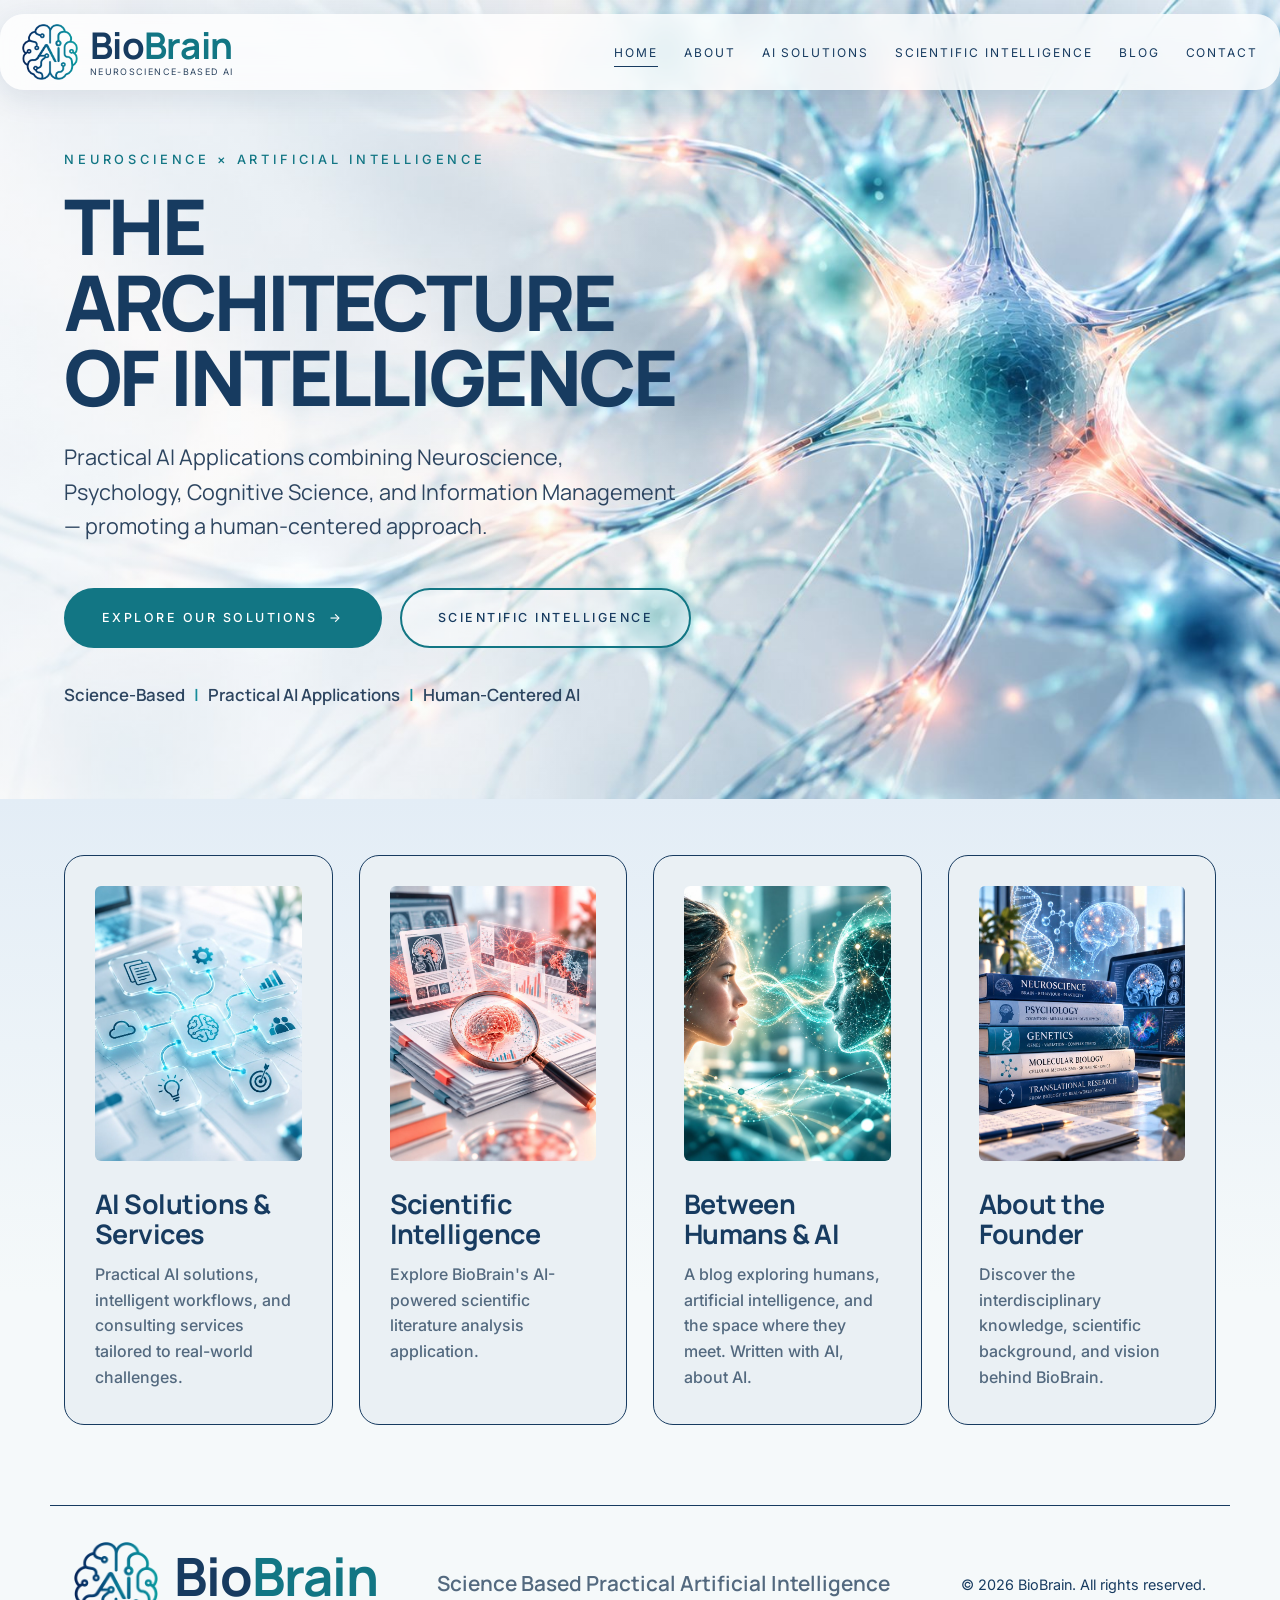
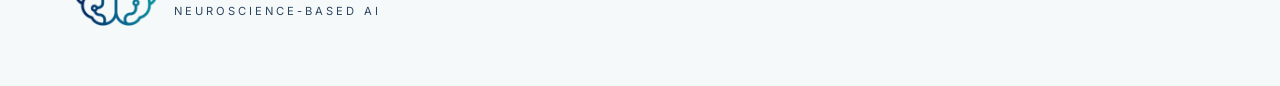
<file: index.html>
<!doctype html>
<html lang="en">
<head>
<meta charset="utf-8">
<meta name="viewport" content="width=device-width, initial-scale=1">
<meta name="google-site-verification" content="i9hQC0RtCFX5-JOSaAqgw5hyJoW-XIfjJy3CVFGFWRM" />
<title>BioBrain – Neuroscience-Based AI</title>
<meta name="description" content="Science-based, practical artificial intelligence combining neuroscience, psychology and cognitive science with a human-centered approach.">
<meta property="og:type" content="website">
<meta property="og:title" content="BioBrain – Neuroscience-Based AI">
<meta property="og:description" content="Practical AI Applications combining Neuroscience, Psychology, Cognitive Science, and Information Management — promoting a human-centered approach.">
<meta name="theme-color" content="#173B60">
<meta property="og:url" content="https://biobrainscience.com/">
<meta property="og:site_name" content="BioBrain">
<meta property="og:image" content="https://biobrainscience.com/images/og-image.jpg">
<meta property="og:image:width" content="1200">
<meta property="og:image:height" content="630">
<meta name="twitter:card" content="summary_large_image">
<meta name="twitter:image" content="https://biobrainscience.com/images/og-image.jpg">
<link rel="canonical" href="https://biobrainscience.com/">
<link rel="preconnect" href="https://fonts.googleapis.com">
<link rel="preconnect" href="https://fonts.gstatic.com" crossorigin>
<link href="https://fonts.googleapis.com/css2?family=Manrope:wght@600;700;800&family=Inter:wght@400;500;600&display=swap" rel="stylesheet">
<link rel="icon" href="images/logo.png" type="image/png">
<link rel="stylesheet" href="style.css">
<script type="application/ld+json">{"@context": "https://schema.org", "@graph": [{"@type": "Organization", "@id": "#biobrain", "name": "BioBrain", "slogan": "Science Based Practical Artificial Intelligence", "description": "BioBrain develops practical, science-based AI applications that combine neuroscience, psychology, cognitive science and information management with a human-centered approach.", "founder": {"@id": "#yuval"}}, {"@type": "Person", "@id": "#yuval", "name": "Yuval Gal-Shahaf", "jobTitle": "Founder of BioBrain", "description": "Founder of BioBrain. MSc Applied Neuroscience (King's College London), background in business development in the medical device industry, building science-based AI applications.", "alumniOf": [{"@type": "CollegeOrUniversity", "name": "King's College London"}, {"@type": "CollegeOrUniversity", "name": "Tel Aviv University"}], "knowsAbout": ["Applied neuroscience", "Psychiatry", "Neurodevelopment", "Molecular biology", "Oxidative stress", "Artificial intelligence", "Human-AI interaction", "Scientific intelligence"]}, {"@type": "WebSite", "name": "BioBrain", "description": "Neuroscience-based practical AI"}]}</script>
</head>
<body class="home">
<a class="skip-link" href="#main">Skip to content</a>

<header class="nav">
  <div class="nav-inner">
    <a class="logo" href="index.html" aria-label="BioBrain home">
      <img src="images/logo.png" alt="BioBrain">
      <div class="logo-text"><b>Bio<span>Brain</span></b><small>Neuroscience-Based AI</small></div>
    </a>
    <button class="menu-btn" aria-label="Menu" aria-expanded="false"><span></span><span></span><span></span></button>
    <nav id="menu" aria-label="Main">
      <ul>
        <li><a href="index.html" class="active" aria-current="page">Home</a></li>
        <li><a href="about.html">About</a></li>
        <li><a href="ai-solutions.html">AI Solutions</a></li>
        <li><a href="scientific-intelligence.html">Scientific Intelligence</a></li>
        <li><a href="blog.html">Blog</a></li>
        <li><a href="contact.html">Contact</a></li>
      </ul>
    </nav>
  </div>
</header>

<main id="main">
  <section class="hero">
    <div class="wrap wide">
      <div class="reveal">
        <div class="kicker">Neuroscience &times; Artificial Intelligence</div>
        <h1>The<br>Architecture<br>of Intelligence</h1>
        <p class="lead">Practical AI Applications combining Neuroscience, Psychology, Cognitive Science, and Information Management — promoting a human-centered approach.</p>
        <div class="btns">
          <a class="btn primary" href="ai-solutions.html">Explore Our Solutions <span aria-hidden="true">&rarr;</span></a>
          <a class="btn ghost" href="scientific-intelligence.html">Scientific Intelligence</a>
        </div>
        <p class="tagline">Science-Based <i>|</i> Practical AI Applications <i>|</i> Human-Centered AI</p>
      </div>
    </div>
  </section>

  <div class="strip">
    <div class="wrap wide">
      <div class="cards">
        <a class="card reveal" href="ai-solutions.html">
          <div class="img i1" role="img" aria-label="AI solutions: connected icons around a brain"></div>
          <h3>AI Solutions &amp; Services</h3>
          <p>Practical AI solutions, intelligent workflows, and consulting services tailored to real-world challenges.</p>
        </a>
        <a class="card reveal" href="scientific-intelligence.html">
          <div class="img i2" role="img" aria-label="Scientific literature analysis with a magnifying glass over a brain"></div>
          <h3>Scientific Intelligence</h3>
          <p>Explore BioBrain's AI-powered scientific literature analysis application.</p>
        </a>
        <a class="card reveal" href="blog.html">
          <div class="img i3" role="img" aria-label="A human face and an AI face meeting"></div>
          <h3>Between Humans &amp; AI</h3>
          <p>A blog exploring humans, artificial intelligence, and the space where they meet. Written with AI, about AI.</p>
        </a>
        <a class="card reveal" href="about.html">
          <div class="img i4" role="img" aria-label="Books on neuroscience, psychology, genetics and molecular biology"></div>
          <h3>About the Founder</h3>
          <p>Discover the interdisciplinary knowledge, scientific background, and vision behind BioBrain.</p>
        </a>
      </div>
    </div>
  </div>

</main>

<footer>
  <a class="logo" href="index.html">
      <img src="images/logo.png" alt="BioBrain">
      <div class="logo-text"><b>Bio<span>Brain</span></b><small>Neuroscience-Based AI</small></div>
    </a>
  <div class="tag">Science Based Practical Artificial Intelligence</div>
  <div class="copy"><p>© 2026 BioBrain. All rights reserved.</p></div>
</footer>

<script src="script.js"></script>
</body>
</html>
</file>
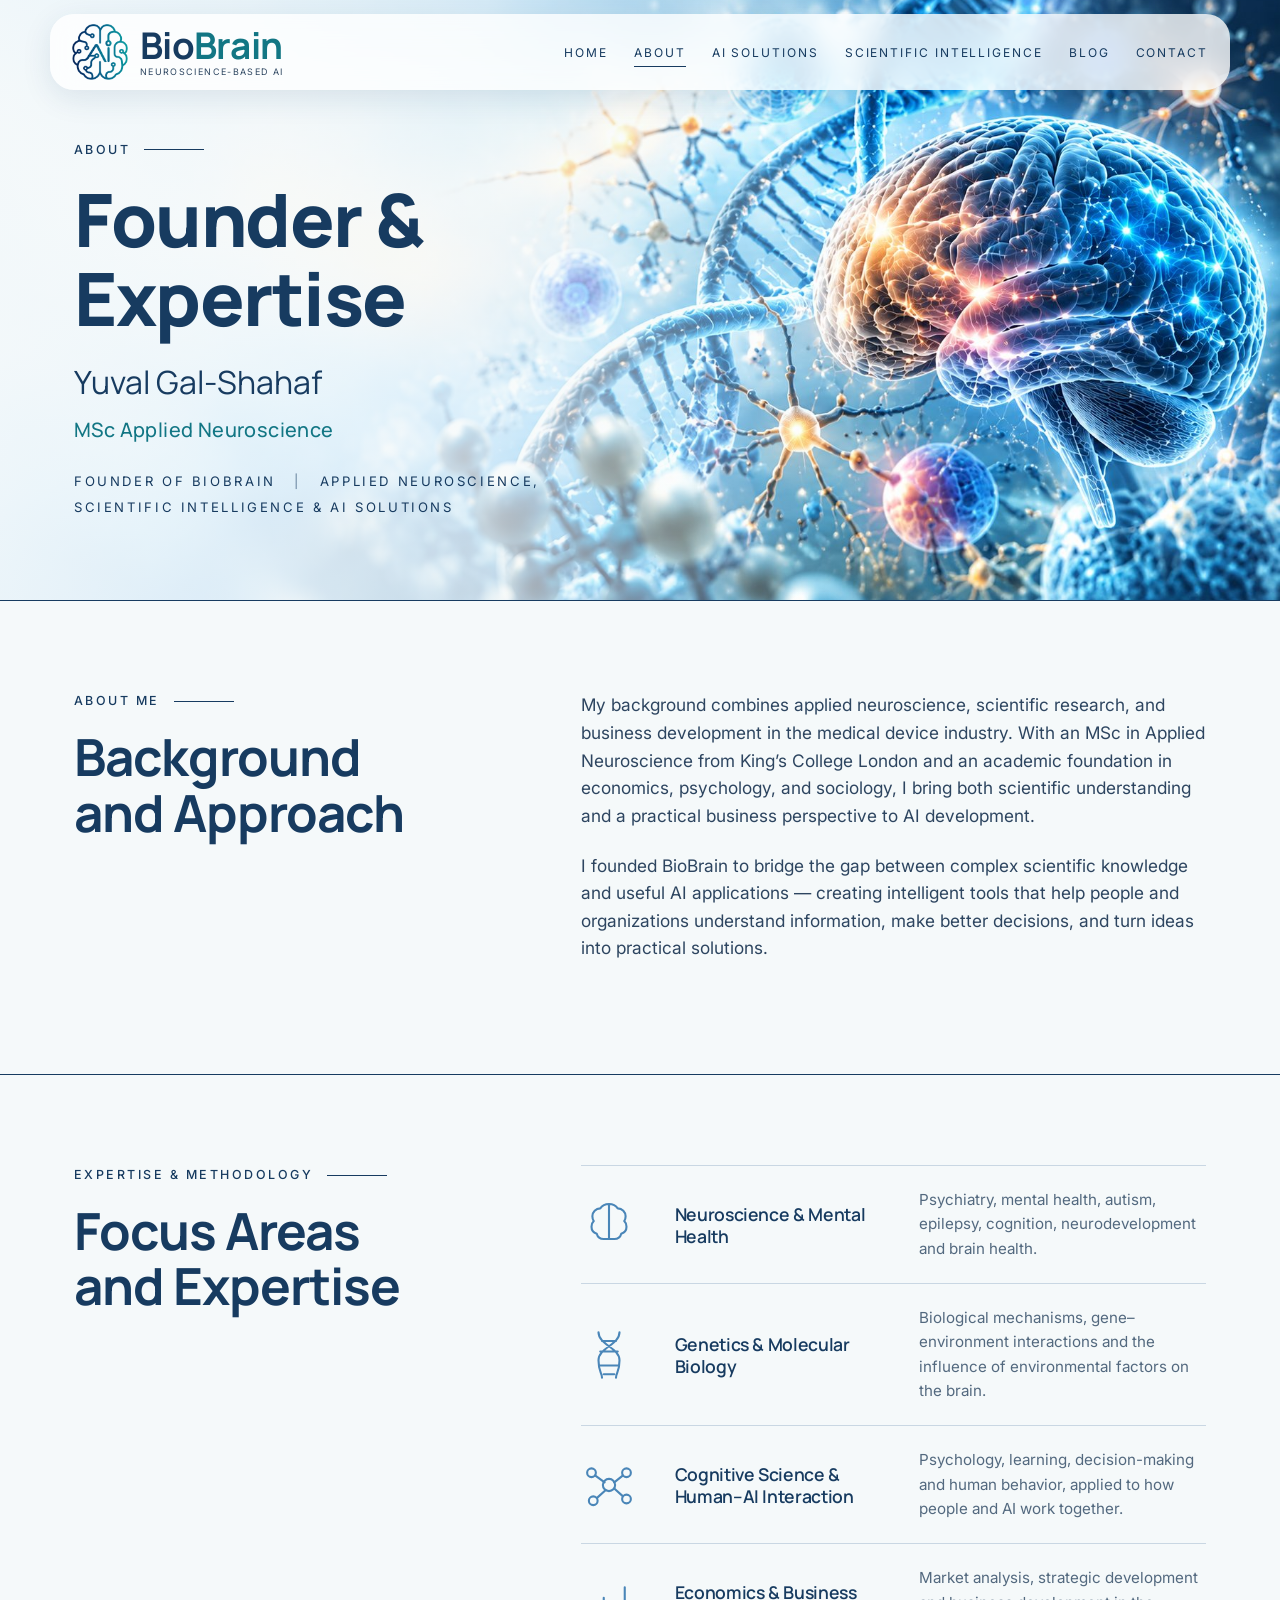
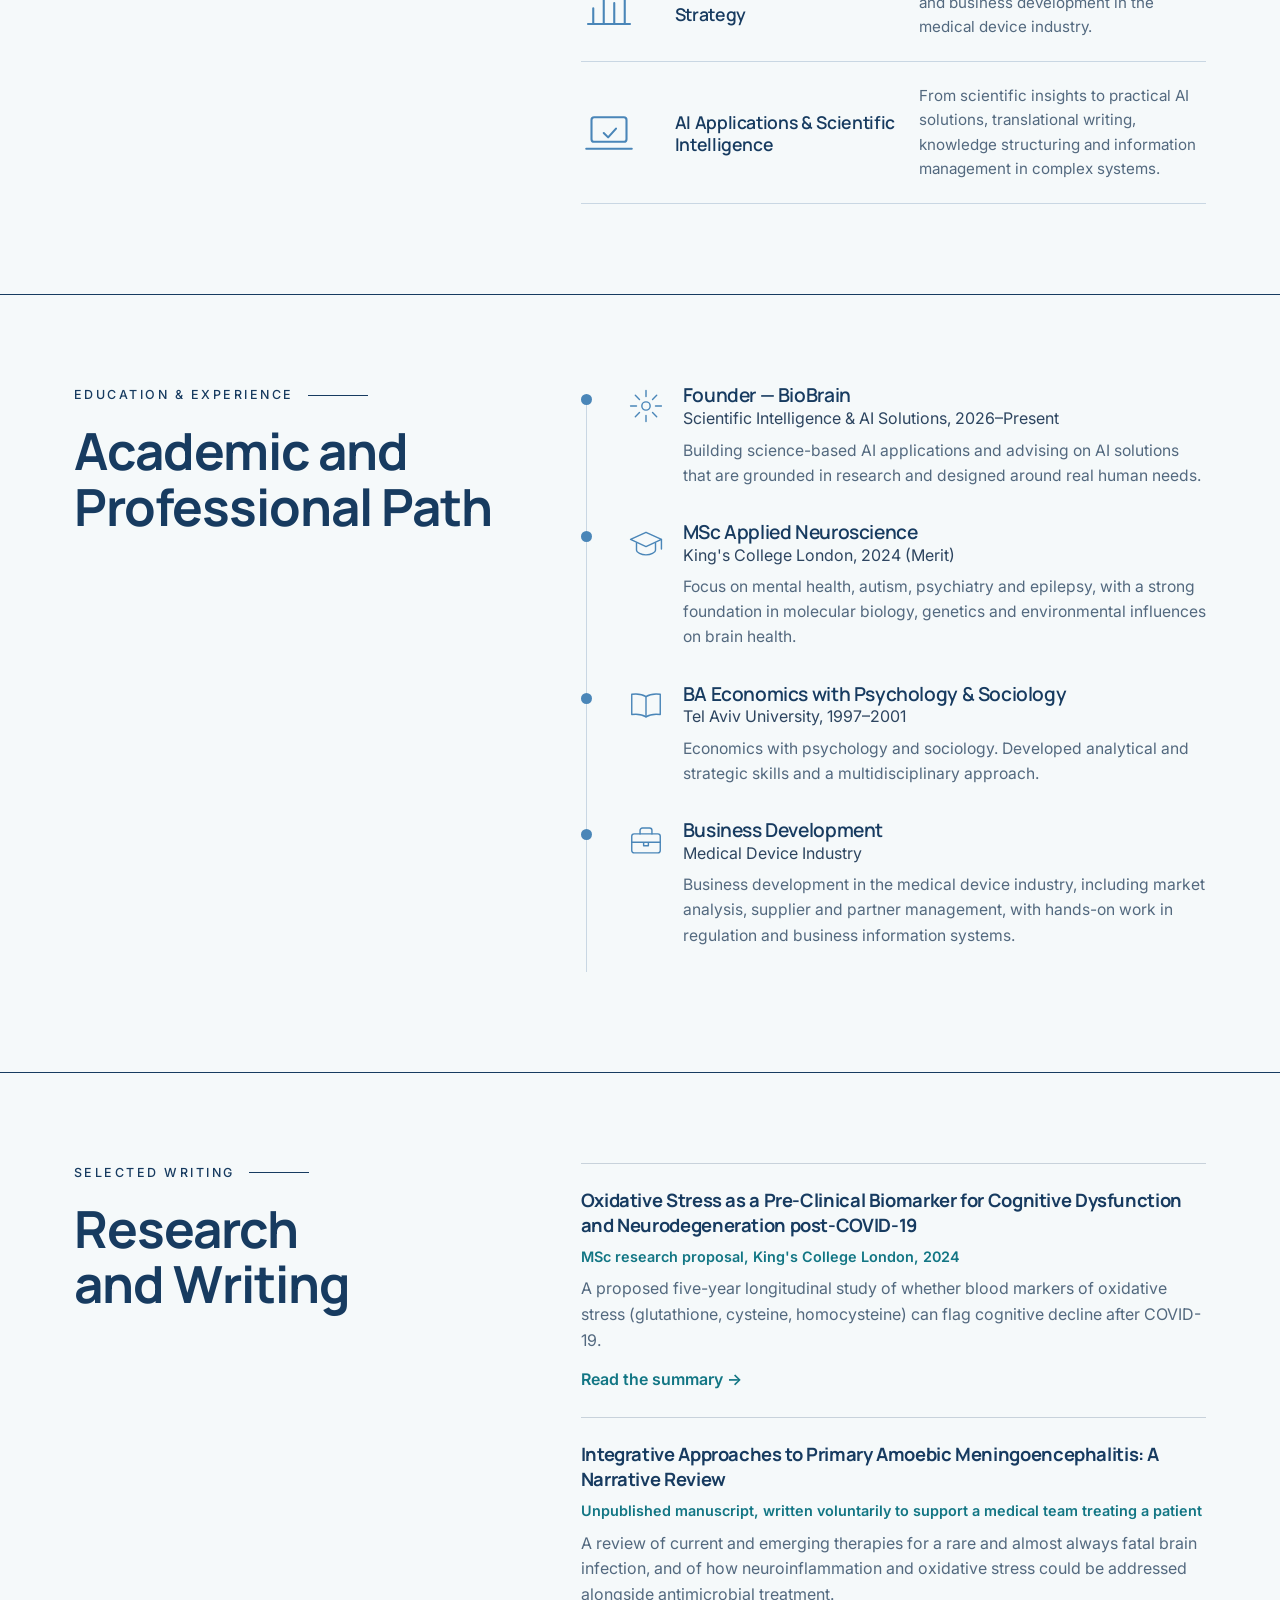
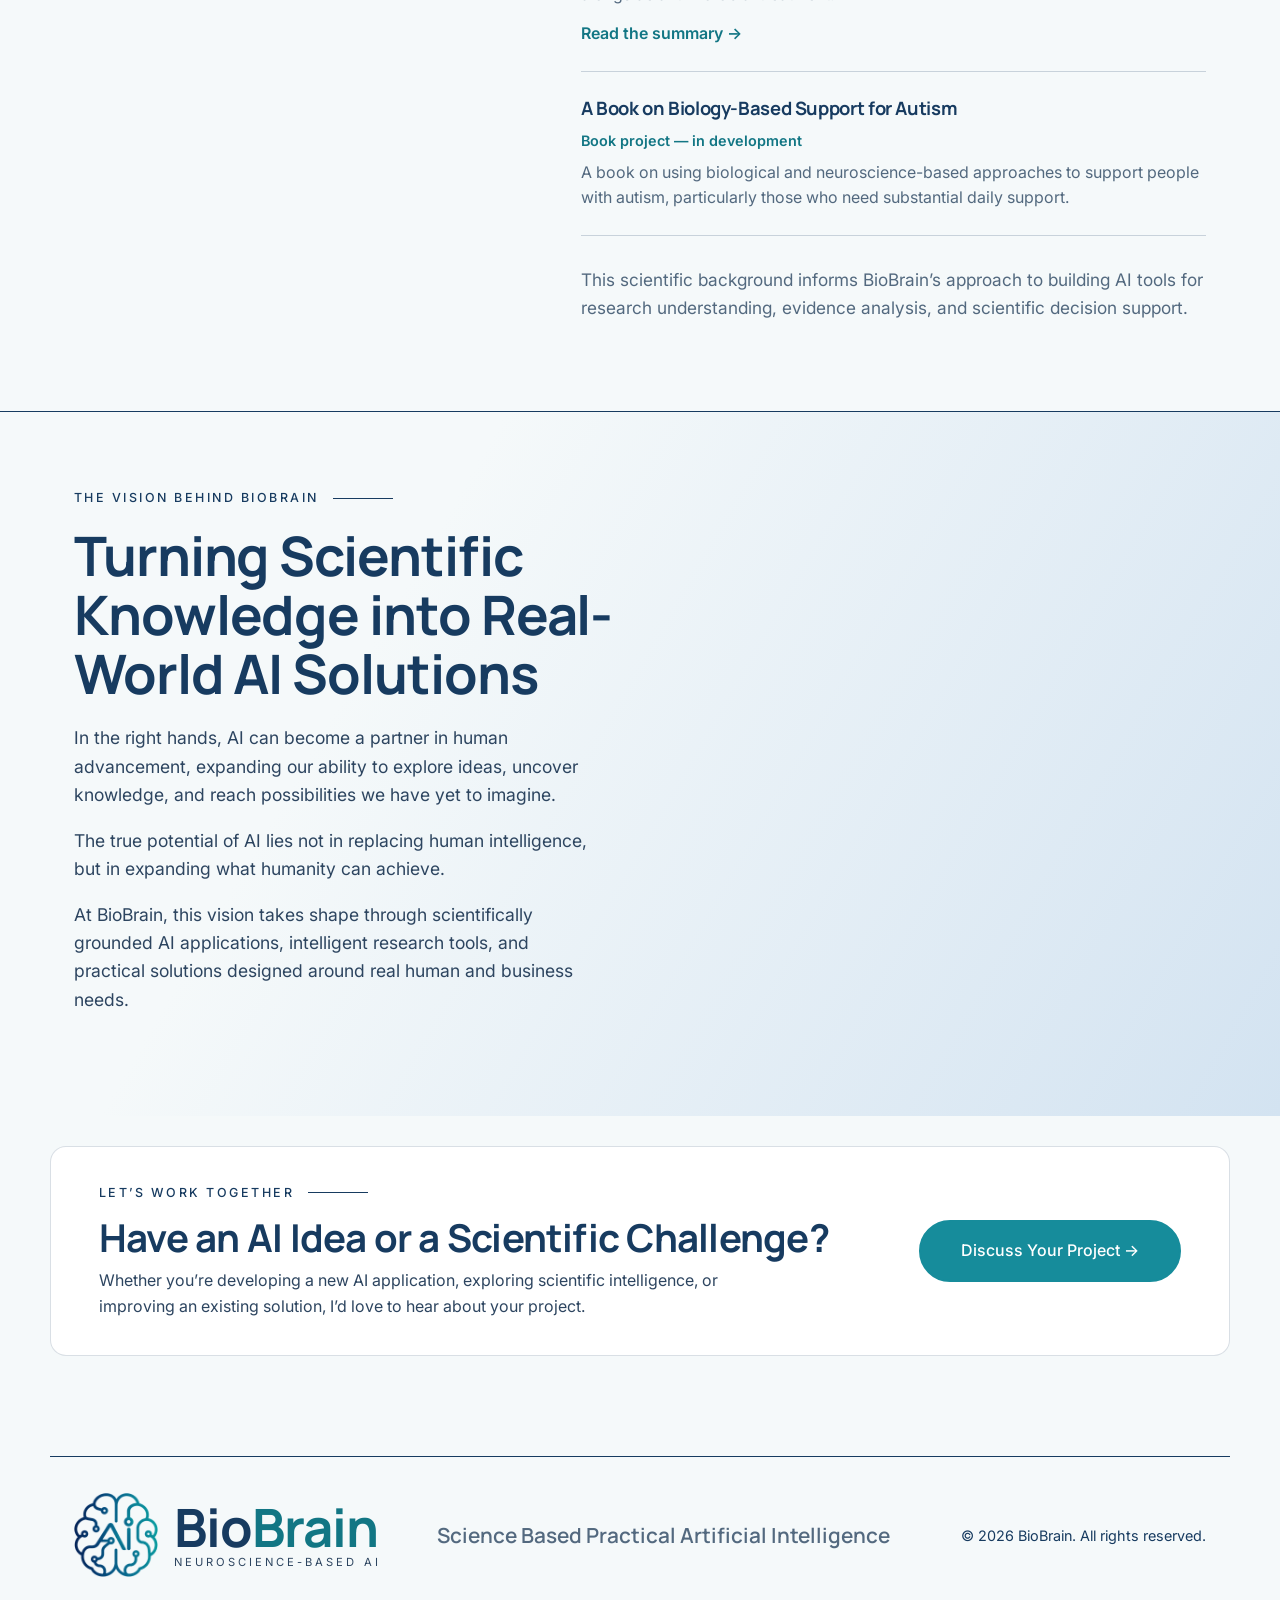
<file: about.html>
<!doctype html>
<html lang="en">
<head>
<meta charset="utf-8">
<meta name="viewport" content="width=device-width, initial-scale=1">
<title>About – BioBrain</title>
<meta name="description" content="Founder and expertise: Yuval Gal-Shahaf, MSc Applied Neuroscience, business development, scientific research, AI applications.">
<meta property="og:title" content="About – BioBrain">
<meta property="og:description" content="Founder and expertise: Yuval Gal-Shahaf, MSc Applied Neuroscience, business development, scientific research, AI applications.">
<meta property="og:type" content="website">
<meta property="og:url" content="https://biobrainscience.com/about.html">
<meta property="og:site_name" content="BioBrain">
<meta property="og:image" content="https://biobrainscience.com/images/og-image.jpg">
<meta property="og:image:width" content="1200">
<meta property="og:image:height" content="630">
<meta name="twitter:card" content="summary_large_image">
<meta name="twitter:image" content="https://biobrainscience.com/images/og-image.jpg">
<link rel="canonical" href="https://biobrainscience.com/about.html">
<link rel="preconnect" href="https://fonts.googleapis.com">
<link rel="preconnect" href="https://fonts.gstatic.com" crossorigin>
<link href="https://fonts.googleapis.com/css2?family=Manrope:wght@600;700;800&family=Inter:wght@400;500;600&display=swap" rel="stylesheet">
<link rel="icon" href="images/logo.png" type="image/png">
<link rel="stylesheet" href="style.css">
<script type="application/ld+json">{"@context": "https://schema.org", "@graph": [{"@type": "ProfilePage", "name": "About the Founder: Yuval Gal-Shahaf", "mainEntity": {"@id": "#yuval"}}, {"@type": "Person", "@id": "#yuval", "name": "Yuval Gal-Shahaf", "jobTitle": "Founder of BioBrain", "description": "Founder of BioBrain. MSc Applied Neuroscience (King's College London), background in business development in the medical device industry, building science-based AI applications.", "alumniOf": [{"@type": "CollegeOrUniversity", "name": "King's College London"}, {"@type": "CollegeOrUniversity", "name": "Tel Aviv University"}], "knowsAbout": ["Applied neuroscience", "Psychiatry", "Neurodevelopment", "Molecular biology", "Oxidative stress", "Artificial intelligence", "Human-AI interaction", "Scientific intelligence"]}, {"@type": "Organization", "@id": "#biobrain", "name": "BioBrain", "slogan": "Science Based Practical Artificial Intelligence", "description": "BioBrain develops practical, science-based AI applications that combine neuroscience, psychology, cognitive science and information management with a human-centered approach.", "founder": {"@id": "#yuval"}}]}</script>
</head>
<body>
<a class="skip-link" href="#main">Skip to content</a>

<header class="nav">
  <div class="nav-inner">
    <a class="logo" href="index.html" aria-label="BioBrain home">
      <img src="images/logo.png" alt="BioBrain">
      <div class="logo-text"><b>Bio<span>Brain</span></b><small>Neuroscience-Based AI</small></div>
    </a>
    <button class="menu-btn" aria-label="Menu" aria-expanded="false"><span></span><span></span><span></span></button>
    <nav id="menu" aria-label="Main">
      <ul>
        <li><a href="index.html">Home</a></li>
        <li><a href="about.html" class="active" aria-current="page">About</a></li>
        <li><a href="ai-solutions.html">AI Solutions</a></li>
        <li><a href="scientific-intelligence.html">Scientific Intelligence</a></li>
        <li><a href="blog.html">Blog</a></li>
        <li><a href="contact.html">Contact</a></li>
      </ul>
    </nav>
  </div>
</header>

<main id="main">
  <section class="page-hero about-hero">
    <div class="wrap reveal">
      <div class="eyebrow">About</div>
      <h1>Founder &amp;<br>Expertise</h1>
      <div class="name">Yuval Gal-Shahaf<span class="degree">MSc Applied Neuroscience</span></div>
      <div class="tags">Founder of BioBrain <i>|</i> Applied Neuroscience,<br>Scientific Intelligence &amp; AI Solutions</div>
    </div>
  </section>

  <section class="block">
    <div class="wrap two">
      <div class="reveal">
        <div class="eyebrow">About Me</div>
        <h2>Background<br>and Approach</h2>
      </div>
      <div class="copy reveal">
        <p>My background combines applied neuroscience, scientific research, and business development in the medical device industry. With an MSc in Applied Neuroscience from King&rsquo;s College London and an academic foundation in economics, psychology, and sociology, I bring both scientific understanding and a practical business perspective to AI development.</p>
        <p>I founded BioBrain to bridge the gap between complex scientific knowledge and useful AI applications &mdash; creating intelligent tools that help people and organizations understand information, make better decisions, and turn ideas into practical solutions.</p>
      </div>
    </div>
  </section>

  <section class="block">
    <div class="wrap two">
      <div class="reveal">
        <div class="eyebrow">Expertise &amp; Methodology</div>
        <h2>Focus Areas<br>and Expertise</h2>
      </div>
      <ul class="focus reveal">
        <li>
          <svg viewBox="0 0 64 64"><path d="M32 8c-5 0-8 2-10 5-5 0-9 4-9 9 0 2 .6 4 1.600 5.500C13 29 12 31 12 34c0 4 3 7 6 8 1 4 4 6 8 6h6zM32 8c5 0 8 2 10 5 5 0 9 4 9 9 0 2-.6 4-1.600 5.500C51 29 52 31 52 34c0 4-3 7-6 8-1 4-4 6-8 6h-6zM32 8v40"/></svg>
          <h4>Neuroscience &amp; Mental Health</h4>
          <p>Psychiatry, mental health, autism, epilepsy, cognition, neurodevelopment and brain health.</p>
        </li>
        <li>
          <svg viewBox="0 0 64 64"><path d="M20 6c0 14 24 18 24 32s-4 14-4 20M44 6c0 14-24 18-24 32s4 14 4 20M24 16h16M22 28h20M22 44h20M26 54h12"/></svg>
          <h4>Genetics &amp; Molecular Biology</h4>
          <p>Biological mechanisms, gene–environment interactions and the influence of environmental factors on the brain.</p>
        </li>
        <li>
          <svg viewBox="0 0 64 64"><circle cx="32" cy="32" r="7"/><circle cx="12" cy="18" r="5"/><circle cx="52" cy="18" r="5"/><circle cx="14" cy="50" r="5"/><circle cx="52" cy="48" r="5"/><path d="M16 21l11 8M48 21l-10 8M18 47l10-9M48 45l-10-9"/></svg>
          <h4>Cognitive Science &amp; Human&ndash;AI Interaction</h4>
          <p>Psychology, learning, decision-making and human behavior, applied to how people and AI work together.</p>
        </li>
        <li>
          <svg viewBox="0 0 64 64"><path d="M8 56h48M14 56V38M26 56V26M38 56V32M50 56V14"/></svg>
          <h4>Economics &amp; Business Strategy</h4>
          <p>Market analysis, strategic development and business development in the medical device industry.</p>
        </li>
        <li>
          <svg viewBox="0 0 64 64"><rect x="12" y="14" width="40" height="28" rx="3"/><path d="M6 50h52M26 32l5 5 9-10"/></svg>
          <h4>AI Applications &amp; Scientific Intelligence</h4>
          <p>From scientific insights to practical AI solutions, translational writing, knowledge structuring and information management in complex systems.</p>
        </li>
      </ul>
    </div>
  </section>

  <section class="block">
    <div class="wrap two">
      <div class="reveal">
        <div class="eyebrow">Education &amp; Experience</div>
        <h2>Academic and<br>Professional Path</h2>
      </div>
      <ul class="timeline reveal">
        <li>
          <svg class="tl-icon" viewBox="0 0 64 64" aria-hidden="true"><circle cx="32" cy="32" r="7"/><path d="M32 6v10M32 48v10M6 32h10M48 32h10M14 14l7 7M43 43l7 7M14 50l7-7M43 21l7-7"/></svg>
          <div>
            <h4>Founder &mdash; BioBrain</h4>
          <div class="where">Scientific Intelligence &amp; AI Solutions, 2026&ndash;Present</div>
          <p>Building science-based AI applications and advising on AI solutions that are grounded in research and designed around real human needs.</p>
          </div>
        </li>
        <li>
          <svg class="tl-icon" viewBox="0 0 64 64" aria-hidden="true"><path d="M32 14L6 26l26 12 26-12z"/><path d="M16 32v12c0 4 8 8 16 8s16-4 16-8V32M58 26v16"/></svg>
          <div>
            <h4>MSc Applied Neuroscience</h4>
          <div class="where">King's College London, 2024 (Merit)</div>
          <p>Focus on mental health, autism, psychiatry and epilepsy, with a strong foundation in molecular biology, genetics and environmental influences on brain health.</p>
          </div>
        </li>
        <li>
          <svg class="tl-icon" viewBox="0 0 64 64" aria-hidden="true"><path d="M32 18c-6-4-16-5-24-4v34c8-1 18 0 24 4 6-4 16-5 24-4V14c-8-1-18 0-24 4z"/><path d="M32 18v34"/></svg>
          <div>
            <h4>BA Economics with Psychology &amp; Sociology</h4>
          <div class="where">Tel Aviv University, 1997–2001</div>
          <p>Economics with psychology and sociology. Developed analytical and strategic skills and a multidisciplinary approach.</p>
          </div>
        </li>
        <li>
          <svg class="tl-icon" viewBox="0 0 64 64" aria-hidden="true"><rect x="8" y="20" width="48" height="32" rx="4"/><path d="M22 20v-6a4 4 0 0 1 4-4h12a4 4 0 0 1 4 4v6M8 34h48M28 34v6h8v-6"/></svg>
          <div>
            <h4>Business Development</h4>
          <div class="where">Medical Device Industry</div>
          <p>Business development in the medical device industry, including market analysis, supplier and partner management, with hands-on work in regulation and business information systems.</p>
          </div>
        </li>
      </ul>
    </div>
  </section>

  <section class="block">
    <div class="wrap two">
      <div class="reveal">
        <div class="eyebrow">Selected Writing</div>
        <h2>Research<br>and Writing</h2>
      </div>
      <div>
      <ul class="writing reveal">
        <li>
          <h4>Oxidative Stress as a Pre-Clinical Biomarker for Cognitive Dysfunction and Neurodegeneration post-COVID-19</h4>
          <div class="where">MSc research proposal, King's College London, 2024</div>
          <p>A proposed five-year longitudinal study of whether blood markers of oxidative stress (glutathione, cysteine, homocysteine) can flag cognitive decline after COVID-19.</p>
          <a class="rs-link" href="research-summary.html">Read the summary <span aria-hidden="true">&rarr;</span></a>
        </li>
        <li>
          <h4>Integrative Approaches to Primary Amoebic Meningoencephalitis: A Narrative Review</h4>
          <div class="where">Unpublished manuscript, written voluntarily to support a medical team treating a patient</div>
          <p>A review of current and emerging therapies for a rare and almost always fatal brain infection, and of how neuroinflammation and oxidative stress could be addressed alongside antimicrobial treatment.</p>
          <a class="rs-link" href="review-summary.html">Read the summary <span aria-hidden="true">&rarr;</span></a>
        </li>
        <li>
          <h4>A Book on Biology-Based Support for Autism</h4>
          <div class="where">Book project &mdash; in development</div>
          <p>A book on using biological and neuroscience-based approaches to support people with autism, particularly those who need substantial daily support.</p>
        </li>
      </ul>
      <p class="writing-note reveal">This scientific background informs BioBrain&rsquo;s approach to building AI tools for research understanding, evidence analysis, and scientific decision support.</p>
      </div>
    </div>
  </section>

  <section class="vision">
    <div class="wrap reveal">
      <div class="eyebrow">The Vision Behind BioBrain</div>
      <h2>Turning Scientific Knowledge into Real-World AI Solutions</h2>
      <p>In the right hands, AI can become a partner in human advancement, expanding our ability to explore ideas, uncover knowledge, and reach possibilities we have yet to imagine.</p>
      <p>The true potential of AI lies not in replacing human intelligence, but in expanding what humanity can achieve.</p>
      <p>At BioBrain, this vision takes shape through scientifically grounded AI applications, intelligent research tools, and practical solutions designed around real human and business needs.</p>
    </div>
  </section>
  <section class="svc-cta">
    <div class="wrap reveal">
      <div>
        <div class="eyebrow">Let&rsquo;s Work Together</div>
        <h2>Have an AI Idea or a Scientific Challenge?</h2>
        <p>Whether you&rsquo;re developing a new AI application, exploring scientific intelligence, or improving an existing solution, I&rsquo;d love to hear about your project.</p>
      </div>
      <a class="btn primary" href="contact.html">Discuss Your Project <span aria-hidden="true">&rarr;</span></a>
    </div>
  </section>
</main>

<footer>
  <a class="logo" href="index.html">
      <img src="images/logo.png" alt="BioBrain">
      <div class="logo-text"><b>Bio<span>Brain</span></b><small>Neuroscience-Based AI</small></div>
    </a>
  <div class="tag">Science Based Practical Artificial Intelligence</div>
  <div class="copy"><p>© 2026 BioBrain. All rights reserved.</p></div>
</footer>

<script src="script.js"></script>
</body>
</html>
</file>
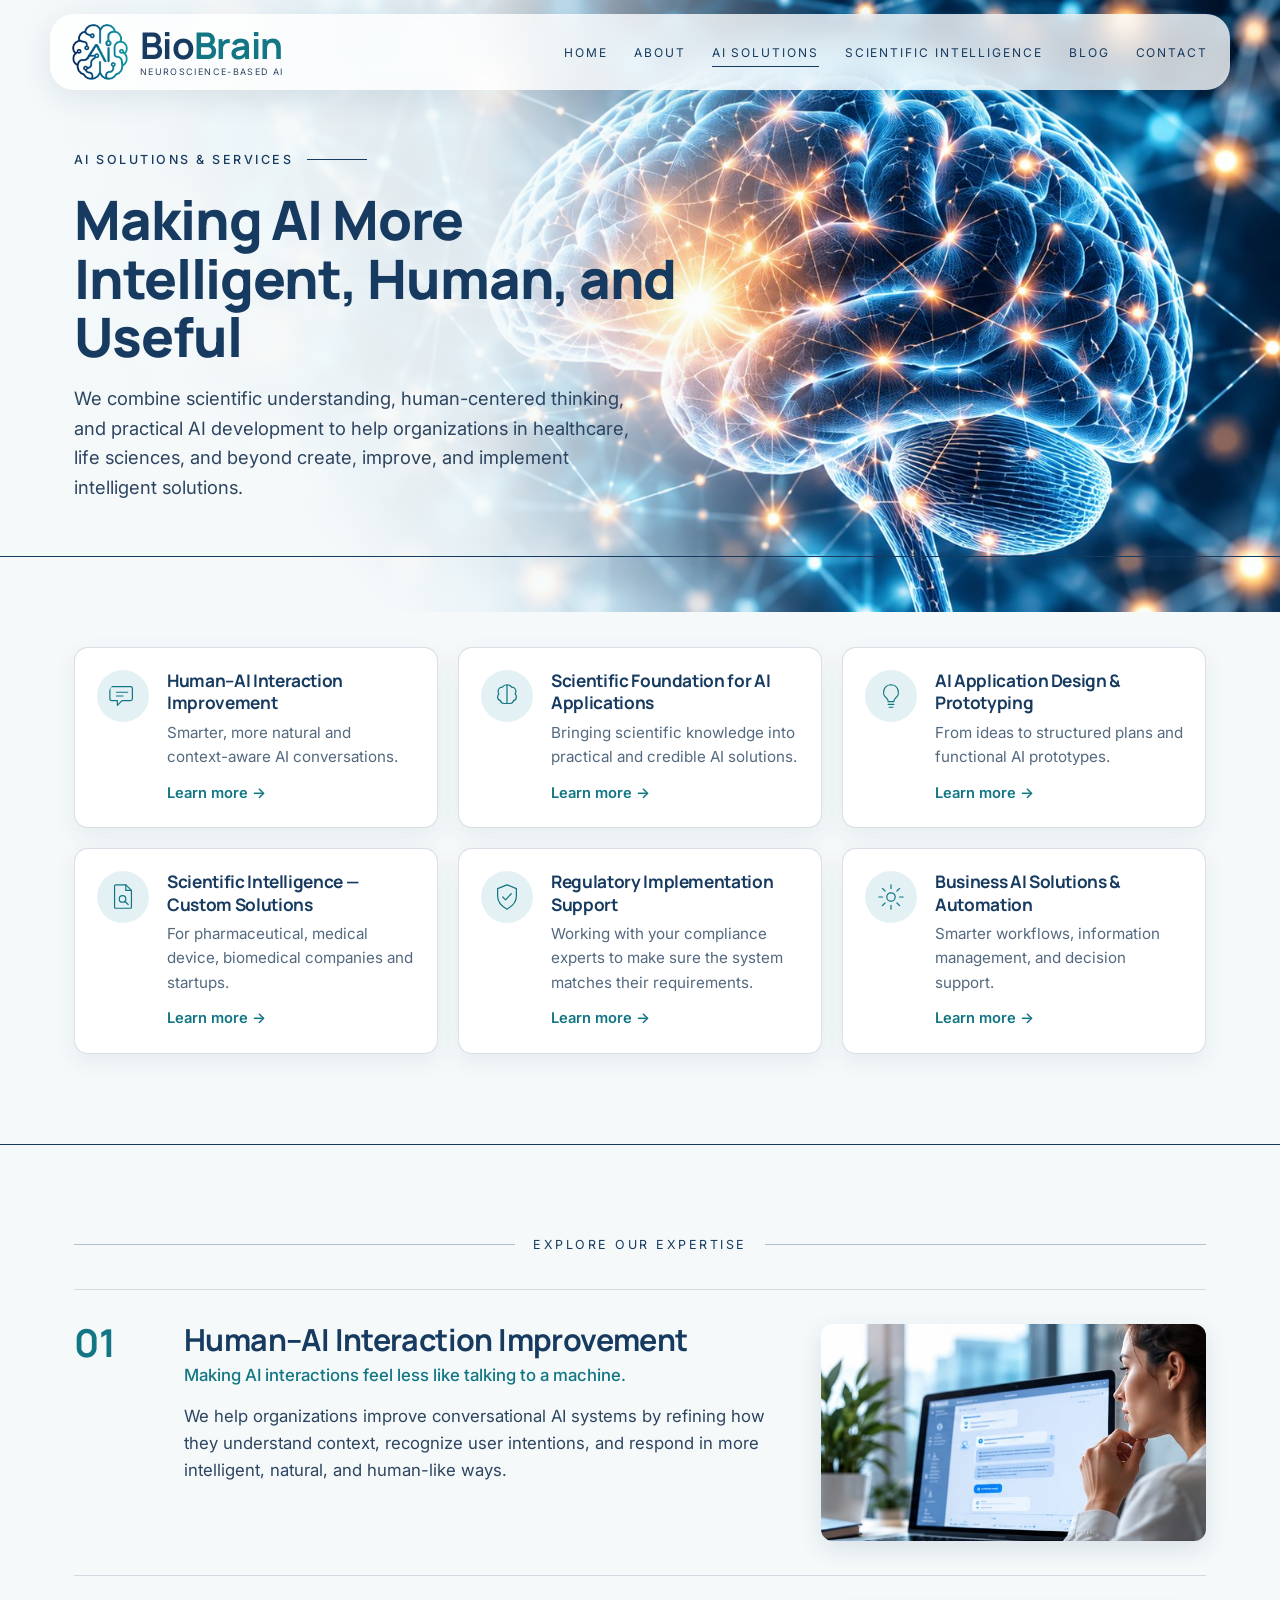
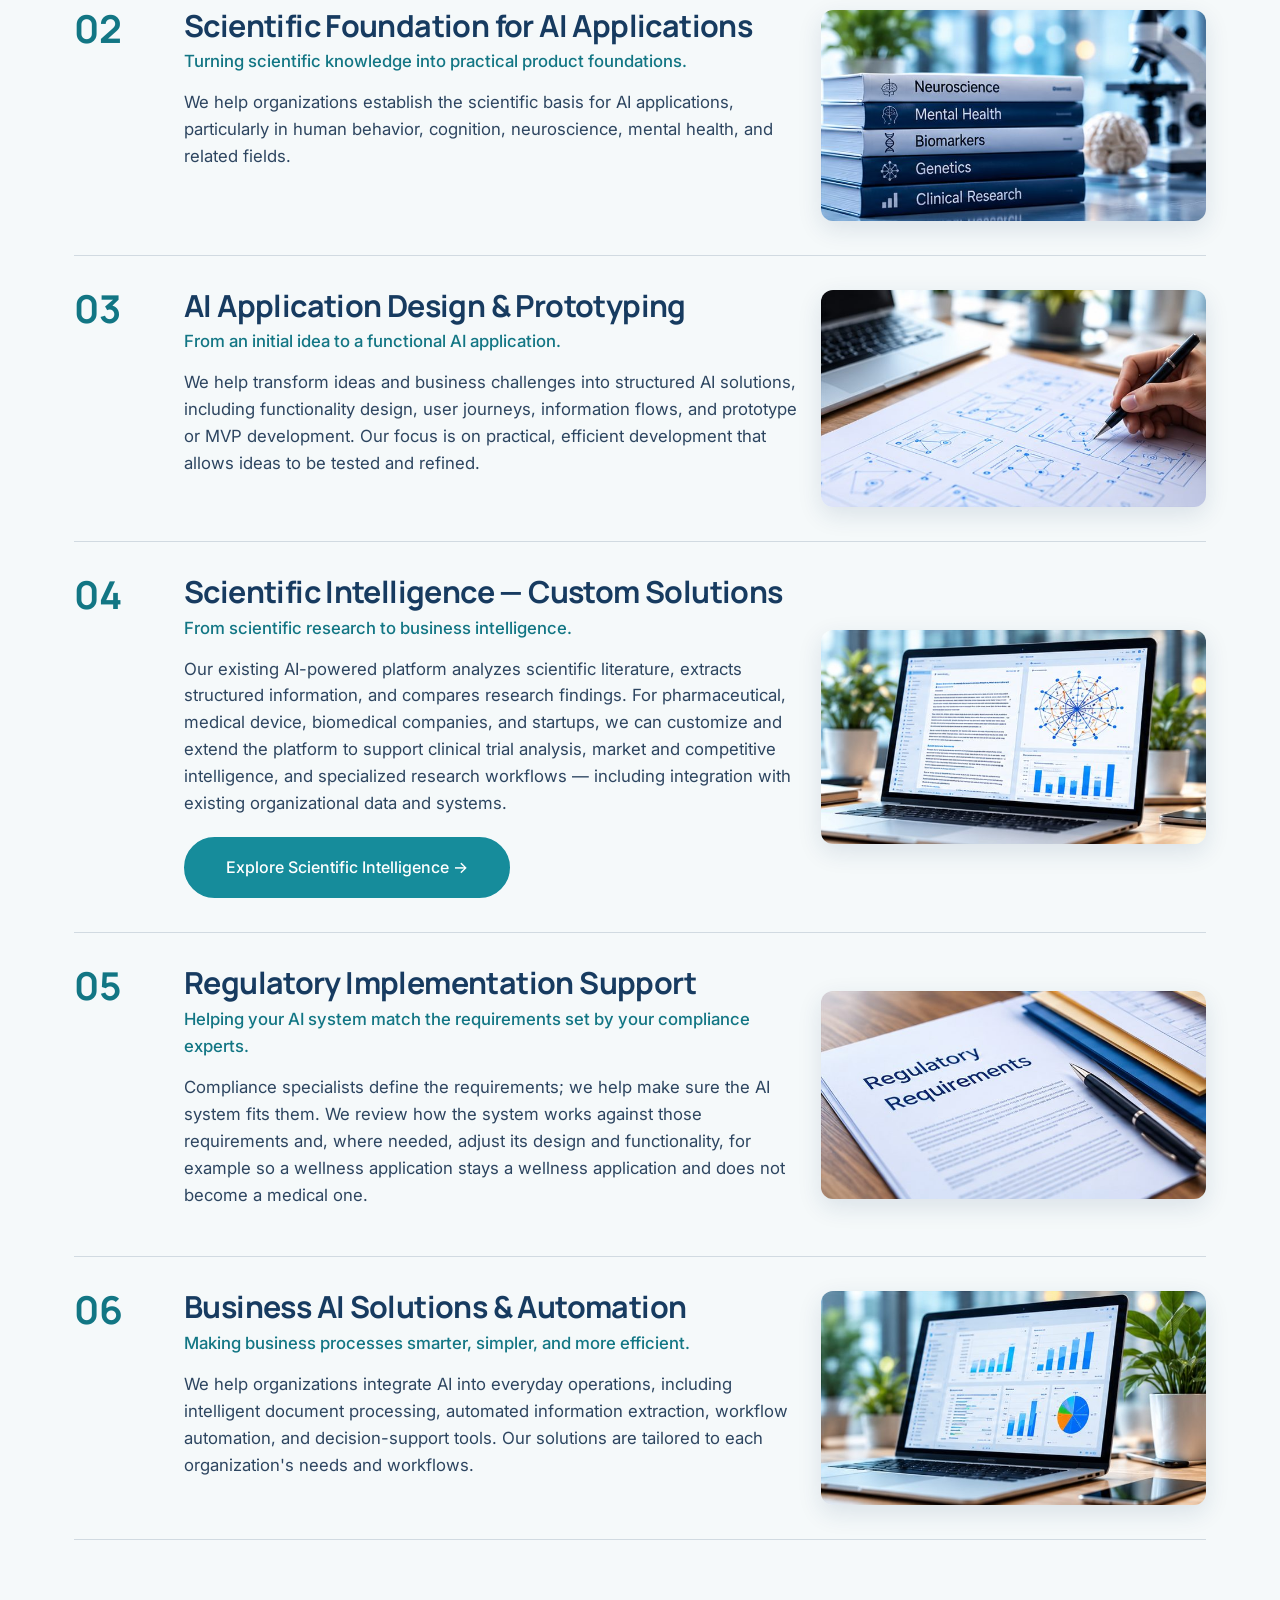
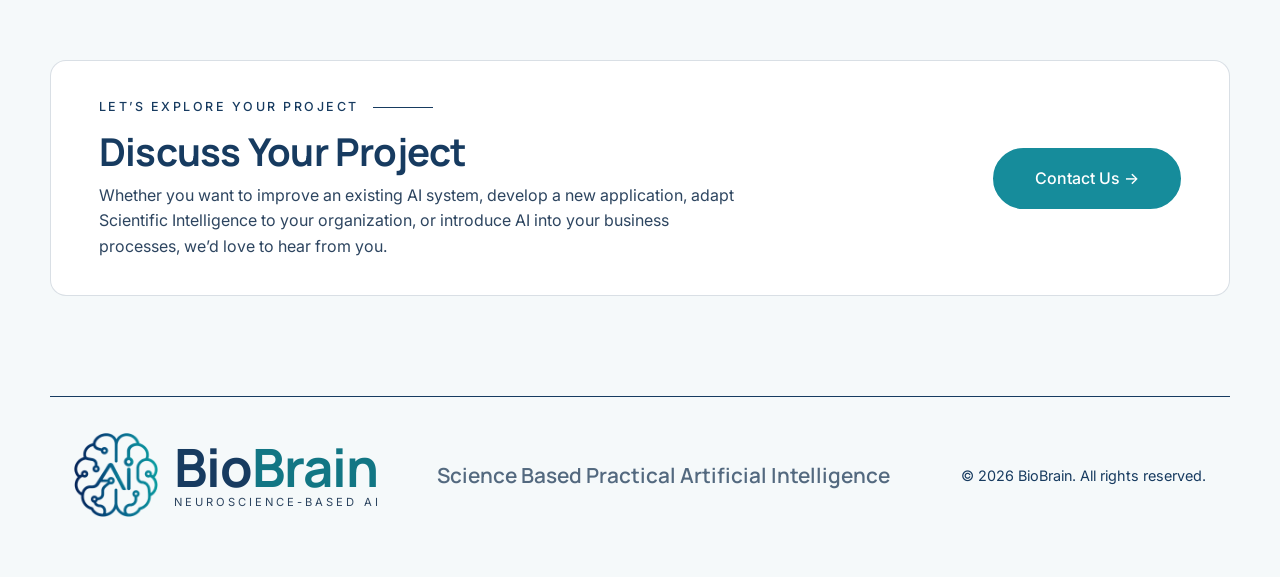
<file: ai-solutions.html>
<!doctype html>
<html lang="en">
<head>
<meta charset="utf-8">
<meta name="viewport" content="width=device-width, initial-scale=1">
<title>AI Solutions &amp; Services – BioBrain</title>
<meta name="description" content="Practical AI solutions, intelligent workflows, and consulting services combining scientific understanding with human-centered AI development.">
<meta property="og:title" content="AI Solutions &amp; Services – BioBrain">
<meta property="og:description" content="Practical AI solutions, intelligent workflows, and consulting services combining scientific understanding with human-centered AI development.">
<meta property="og:type" content="website">
<meta property="og:url" content="https://biobrainscience.com/ai-solutions.html">
<meta property="og:site_name" content="BioBrain">
<meta property="og:image" content="https://biobrainscience.com/images/og-image.jpg">
<meta property="og:image:width" content="1200">
<meta property="og:image:height" content="630">
<meta name="twitter:card" content="summary_large_image">
<meta name="twitter:image" content="https://biobrainscience.com/images/og-image.jpg">
<link rel="canonical" href="https://biobrainscience.com/ai-solutions.html">
<link rel="preconnect" href="https://fonts.googleapis.com">
<link rel="preconnect" href="https://fonts.gstatic.com" crossorigin>
<link href="https://fonts.googleapis.com/css2?family=Manrope:wght@600;700;800&family=Inter:wght@400;500;600&display=swap" rel="stylesheet">
<link rel="icon" href="images/logo.png" type="image/png">
<link rel="stylesheet" href="style.css">
<script type="application/ld+json">{"@context": "https://schema.org", "@type": "ItemList", "name": "BioBrain AI Solutions & Services", "itemListElement": [{"@type": "ListItem", "position": 1, "item": {"@type": "Service", "name": "Human–AI Interaction Improvement", "provider": {"@type": "Organization", "name": "BioBrain"}}}, {"@type": "ListItem", "position": 2, "item": {"@type": "Service", "name": "Scientific Intelligence", "provider": {"@type": "Organization", "name": "BioBrain"}}}, {"@type": "ListItem", "position": 3, "item": {"@type": "Service", "name": "Science-Based Wellness AI", "provider": {"@type": "Organization", "name": "BioBrain"}}}, {"@type": "ListItem", "position": 4, "item": {"@type": "Service", "name": "Regulatory Implementation Support", "provider": {"@type": "Organization", "name": "BioBrain"}}}, {"@type": "ListItem", "position": 5, "item": {"@type": "Service", "name": "Business AI Solutions & Automation", "provider": {"@type": "Organization", "name": "BioBrain"}}}]}</script>
</head>
<body>
<a class="skip-link" href="#main">Skip to content</a>

<header class="nav">
  <div class="nav-inner">
    <a class="logo" href="index.html" aria-label="BioBrain home">
      <img src="images/logo.png" alt="BioBrain">
      <div class="logo-text"><b>Bio<span>Brain</span></b><small>Neuroscience-Based AI</small></div>
    </a>
    <button class="menu-btn" aria-label="Menu" aria-expanded="false"><span></span><span></span><span></span></button>
    <nav id="menu" aria-label="Main">
      <ul>
        <li><a href="index.html">Home</a></li>
        <li><a href="about.html">About</a></li>
        <li><a href="ai-solutions.html" class="active" aria-current="page">AI Solutions</a></li>
        <li><a href="scientific-intelligence.html">Scientific Intelligence</a></li>
        <li><a href="blog.html">Blog</a></li>
        <li><a href="contact.html">Contact</a></li>
      </ul>
    </nav>
  </div>
</header>

<main id="main">
  <section class="page-hero ai-hero">
    <div class="wrap reveal">
      <div class="eyebrow">AI Solutions &amp; Services</div>
      <h1>Making AI More Intelligent, Human, and Useful</h1>
      <p class="sub">We combine scientific understanding, human-centered thinking, and practical AI development to help organizations in healthcare, life sciences, and beyond create, improve, and implement intelligent solutions.</p>
    </div>
  </section>

  <section class="block svc-top">
    <div class="wrap">
      <div class="svc-cards">
        <a class="svc-card reveal" href="#s1">
          <svg viewBox="0 0 64 64" aria-hidden="true"><path d="M8 12h40a4 4 0 0 1 4 4v22a4 4 0 0 1-4 4H30l-10 10V42h-12a4 4 0 0 1-4-4V16a4 4 0 0 1 4-4z"/><path d="M18 24h24M18 32h14"/></svg>
          <div><h3>Human–AI Interaction Improvement</h3><p>Smarter, more natural and context-aware AI conversations.</p><span class="more">Learn more <span aria-hidden="true">&rarr;</span></span></div>
        </a>
        <a class="svc-card reveal" href="#s2">
          <svg viewBox="0 0 64 64" aria-hidden="true"><path d="M32 8c-5 0-8 2-10 5-5 0-9 4-9 9 0 2 .6 4 1.6 5.5C13 29 12 31 12 34c0 4 3 7 6 8 1 4 4 6 8 6h6zM32 8c5 0 8 2 10 5 5 0 9 4 9 9 0 2-.6 4-1.6 5.5C51 29 52 31 52 34c0 4-3 7-6 8-1 4-4 6-8 6h-6zM32 8v40"/></svg>
          <div><h3>Scientific Foundation for AI Applications</h3><p>Bringing scientific knowledge into practical and credible AI solutions.</p><span class="more">Learn more <span aria-hidden="true">&rarr;</span></span></div>
        </a>
        <a class="svc-card reveal" href="#s3">
          <svg viewBox="0 0 64 64" aria-hidden="true"><path d="M32 8a16 16 0 0 0-9 29c2 2 3 4 3 7h12c0-3 1-5 3-7A16 16 0 0 0 32 8zM26 50h12M28 56h8"/></svg>
          <div><h3>AI Application Design &amp; Prototyping</h3><p>From ideas to structured plans and functional AI prototypes.</p><span class="more">Learn more <span aria-hidden="true">&rarr;</span></span></div>
        </a>
        <a class="svc-card reveal" href="scientific-intelligence.html">
          <svg viewBox="0 0 64 64" aria-hidden="true"><path d="M16 6h22l12 12v36a2 2 0 0 1-2 2H16a2 2 0 0 1-2-2V8a2 2 0 0 1 2-2z"/><path d="M38 6v12h12"/><circle cx="31" cy="36" r="7"/><path d="M36 41l7 7"/></svg>
          <div><h3>Scientific Intelligence — Custom Solutions</h3><p>For pharmaceutical, medical device, biomedical companies and startups.</p><span class="more">Learn more <span aria-hidden="true">&rarr;</span></span></div>
        </a>
        <a class="svc-card reveal" href="#s5">
          <svg viewBox="0 0 64 64" aria-hidden="true"><path d="M32 6l20 8v16c0 14-9 22-20 28C21 52 12 44 12 30V14z"/><path d="M23 32l6 6 12-13"/></svg>
          <div><h3>Regulatory Implementation Support</h3><p>Working with your compliance experts to make sure the system matches their requirements.</p><span class="more">Learn more <span aria-hidden="true">&rarr;</span></span></div>
        </a>
        <a class="svc-card reveal" href="#s6">
          <svg viewBox="0 0 64 64" aria-hidden="true"><circle cx="32" cy="32" r="9"/><path d="M32 6v8M32 50v8M6 32h8M50 32h8M13.600 13.600l5.700 5.700M44.700 44.700l5.700 5.700M13.600 50.400l5.700-5.700M44.700 19.300l5.700-5.700"/></svg>
          <div><h3>Business AI Solutions &amp; Automation</h3><p>Smarter workflows, information management, and decision support.</p><span class="more">Learn more <span aria-hidden="true">&rarr;</span></span></div>
        </a>
      </div>
    </div>
  </section>

  <section class="block svc-list">
    <div class="wrap">
      <div class="svc-divider"><span>Explore Our Expertise</span></div>
      <article class="svc-row reveal" id="s1">
        <div class="num">01</div>
        <div class="body">
          <h3>Human–AI Interaction Improvement</h3>
          <p class="tagline-s">Making AI interactions feel less like talking to a machine.</p>
          <p>We help organizations improve conversational AI systems by refining how they understand context, recognize user intentions, and respond in more intelligent, natural, and human-like ways.</p>
          
        </div>
        <div class="pic"><img src="images/ai-1.jpg" alt="A person reviewing a conversational AI interface on a laptop" width="684" height="375" loading="lazy"></div>
      </article>
      <article class="svc-row reveal" id="s2">
        <div class="num">02</div>
        <div class="body">
          <h3>Scientific Foundation for AI Applications</h3>
          <p class="tagline-s">Turning scientific knowledge into practical product foundations.</p>
          <p>We help organizations establish the scientific basis for AI applications, particularly in human behavior, cognition, neuroscience, mental health, and related fields.</p>
          
        </div>
        <div class="pic"><img src="images/ai-2.jpg" alt="Stacked reference books on neuroscience, mental health, biomarkers, genetics and clinical research, beside a microscope and a brain model" width="684" height="375" loading="lazy"></div>
      </article>
      <article class="svc-row reveal" id="s3">
        <div class="num">03</div>
        <div class="body">
          <h3>AI Application Design &amp; Prototyping</h3>
          <p class="tagline-s">From an initial idea to a functional AI application.</p>
          <p>We help transform ideas and business challenges into structured AI solutions, including functionality design, user journeys, information flows, and prototype or MVP development. Our focus is on practical, efficient development that allows ideas to be tested and refined.</p>
          
        </div>
        <div class="pic"><img src="images/ai-3.jpg" alt="A hand sketching application wireframes and user flows on paper" width="684" height="375" loading="lazy"></div>
      </article>
      <article class="svc-row reveal" id="s4">
        <div class="num">04</div>
        <div class="body">
          <h3>Scientific Intelligence — Custom Solutions</h3>
          <p class="tagline-s">From scientific research to business intelligence.</p>
          <p>Our existing AI-powered platform analyzes scientific literature, extracts structured information, and compares research findings. For pharmaceutical, medical device, biomedical companies, and startups, we can customize and extend the platform to support clinical trial analysis, market and competitive intelligence, and specialized research workflows — including integration with existing organizational data and systems.</p>
          <a class="btn primary" href="scientific-intelligence.html">Explore Scientific Intelligence <span aria-hidden="true">&rarr;</span></a>
        </div>
        <div class="pic"><img src="images/ai-4.jpg" alt="A laptop showing scientific literature analysis with a network graph and charts" width="684" height="375" loading="lazy"></div>
      </article>
      <article class="svc-row reveal" id="s5">
        <div class="num">05</div>
        <div class="body">
          <h3>Regulatory Implementation Support</h3>
          <p class="tagline-s">Helping your AI system match the requirements set by your compliance experts.</p>
          <p>Compliance specialists define the requirements; we help make sure the AI system fits them. We review how the system works against those requirements and, where needed, adjust its design and functionality, for example so a wellness application stays a wellness application and does not become a medical one.</p>
          
        </div>
        <div class="pic"><img src="images/ai-5.jpg" alt="A document titled Regulatory Requirements with a pen" width="684" height="375" loading="lazy"></div>
      </article>
      <article class="svc-row reveal" id="s6">
        <div class="num">06</div>
        <div class="body">
          <h3>Business AI Solutions &amp; Automation</h3>
          <p class="tagline-s">Making business processes smarter, simpler, and more efficient.</p>
          <p>We help organizations integrate AI into everyday operations, including intelligent document processing, automated information extraction, workflow automation, and decision-support tools. Our solutions are tailored to each organization's needs and workflows.</p>
          
        </div>
        <div class="pic"><img src="images/ai-6.jpg" alt="A laptop showing business analytics dashboards" width="684" height="375" loading="lazy"></div>
      </article>
    </div>
  </section>

  <section class="svc-cta">
    <div class="wrap reveal">
      <div>
        <div class="eyebrow">Let&rsquo;s Explore Your Project</div>
        <h2>Discuss Your Project</h2>
        <p>Whether you want to improve an existing AI system, develop a new application, adapt Scientific Intelligence to your organization, or introduce AI into your business processes, we&rsquo;d love to hear from you.</p>
      </div>
      <a class="btn primary" href="contact.html">Contact Us <span aria-hidden="true">&rarr;</span></a>
    </div>
  </section>
</main>

<footer>
  <a class="logo" href="index.html">
      <img src="images/logo.png" alt="BioBrain">
      <div class="logo-text"><b>Bio<span>Brain</span></b><small>Neuroscience-Based AI</small></div>
    </a>
  <div class="tag">Science Based Practical Artificial Intelligence</div>
  <div class="copy"><p>© 2026 BioBrain. All rights reserved.</p></div>
</footer>

<script src="script.js"></script>
</body>
</html>
</file>
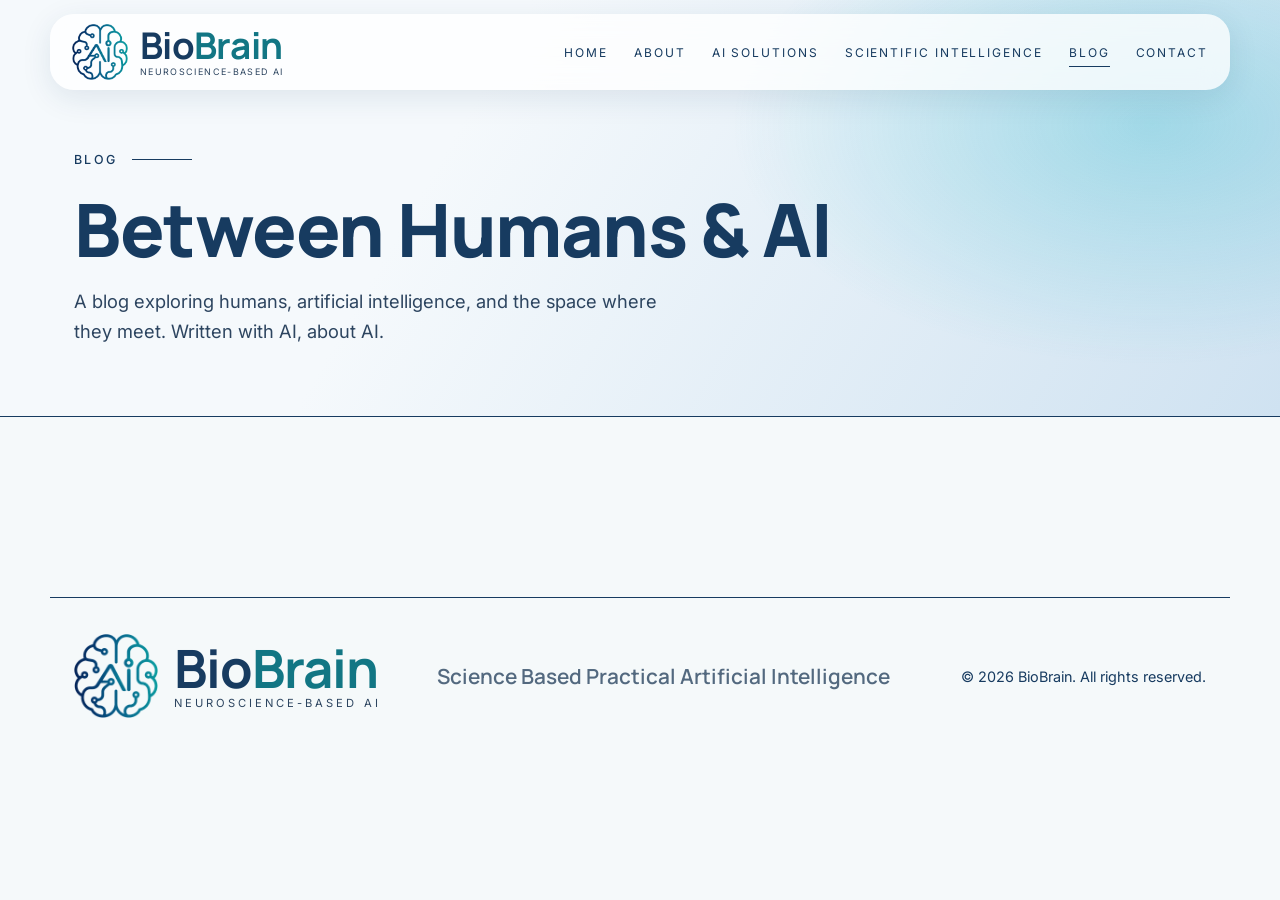
<file: blog.html>
<!doctype html>
<html lang="en">
<head>
<meta charset="utf-8">
<meta name="viewport" content="width=device-width, initial-scale=1">
<title>Between Humans &amp; AI – BioBrain Blog</title>
<meta name="description" content="A blog exploring humans, artificial intelligence, and the space where they meet. Written with AI, about AI.">
<link rel="preconnect" href="https://fonts.googleapis.com">
<link rel="preconnect" href="https://fonts.gstatic.com" crossorigin>
<link href="https://fonts.googleapis.com/css2?family=Manrope:wght@600;700;800&family=Inter:wght@400;500;600&display=swap" rel="stylesheet">
<link rel="icon" href="images/logo.png" type="image/png">
<link rel="stylesheet" href="style.css">
</head>
<body>
<a class="skip-link" href="#main">Skip to content</a>

<header class="nav">
  <div class="nav-inner">
    <a class="logo" href="index.html" aria-label="BioBrain home">
      <img src="images/logo.png" alt="BioBrain">
      <div class="logo-text"><b>Bio<span>Brain</span></b><small>Neuroscience-Based AI</small></div>
    </a>
    <button class="menu-btn" aria-label="Menu" aria-expanded="false"><span></span><span></span><span></span></button>
    <nav id="menu" aria-label="Main">
      <ul>
        <li><a href="index.html">Home</a></li>
        <li><a href="about.html">About</a></li>
        <li><a href="ai-solutions.html">AI Solutions</a></li>
        <li><a href="scientific-intelligence.html">Scientific Intelligence</a></li>
        <li><a href="blog.html" class="active" aria-current="page">Blog</a></li>
        <li><a href="contact.html">Contact</a></li>
      </ul>
    </nav>
  </div>
</header>

<main id="main">
  <section class="page-hero">
    <div class="wrap reveal">
      <div class="eyebrow">Blog</div>
      <h1>Between Humans &amp; AI</h1>
      <p class="sub">A blog exploring humans, artificial intelligence, and the space where they meet. Written with AI, about AI.</p>
    </div>
  </section>

  <section class="block blog-list">
    <div class="wrap">
      <!--FILTERS--><!--/FILTERS-->
      <div class="posts">
      <!--POSTS-->

      <!--/POSTS-->
      </div>
      <div class="blog-empty reveal">
        <h2>The first posts are on their way.</h2>
        <p>Reflections on humans, artificial intelligence, and the space where they meet.</p>
        <a class="btn primary" href="scientific-intelligence.html">Explore Scientific Intelligence <span aria-hidden="true">&rarr;</span></a>
      </div>
    </div>
  </section>
</main>

<footer>
  <a class="logo" href="index.html">
      <img src="images/logo.png" alt="BioBrain">
      <div class="logo-text"><b>Bio<span>Brain</span></b><small>Neuroscience-Based AI</small></div>
    </a>
  <div class="tag">Science Based Practical Artificial Intelligence</div>
  <div class="copy"><p>© 2026 BioBrain. All rights reserved.</p></div>
</footer>

<script src="script.js"></script>
<script>
document.querySelectorAll('.post-filters button').forEach(function(b){b.addEventListener('click',function(){
  document.querySelectorAll('.post-filters button').forEach(function(x){x.classList.toggle('on',x===b)});
  document.querySelectorAll('.post-card').forEach(function(c){c.hidden=b.dataset.f&&c.dataset.cat!==b.dataset.f});
});});
</script>
</body>
</html>
</file>
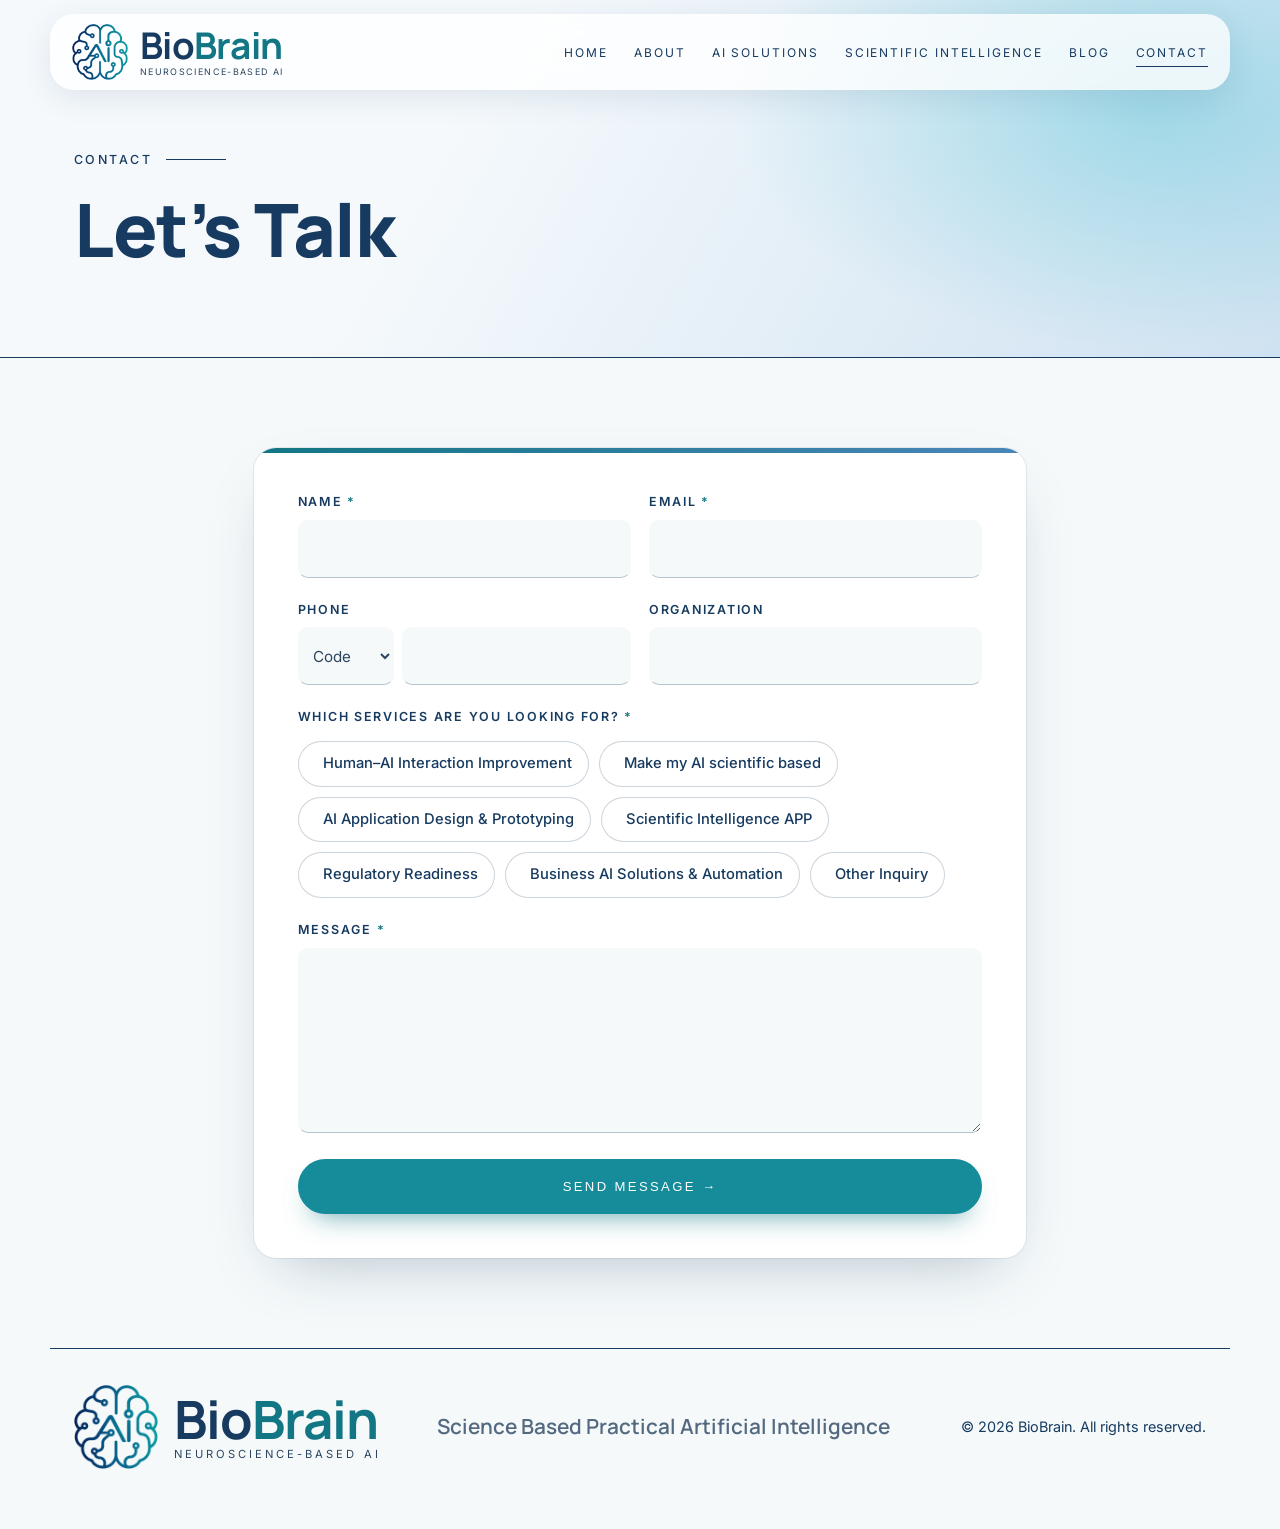
<file: contact.html>
<!doctype html>
<html lang="en">
<head>
<meta charset="utf-8">
<meta name="viewport" content="width=device-width, initial-scale=1">
<title>Contact – BioBrain</title>
<meta name="description" content="Contact BioBrain: tell us about your AI idea, scientific challenge, or existing solution.">
<meta property="og:title" content="Contact – BioBrain">
<meta property="og:description" content="Contact BioBrain: tell us about your AI idea, scientific challenge, or existing solution.">
<meta property="og:type" content="website">
<meta property="og:url" content="https://biobrainscience.com/contact.html">
<meta property="og:site_name" content="BioBrain">
<meta property="og:image" content="https://biobrainscience.com/images/og-image.jpg">
<meta property="og:image:width" content="1200">
<meta property="og:image:height" content="630">
<meta name="twitter:card" content="summary_large_image">
<meta name="twitter:image" content="https://biobrainscience.com/images/og-image.jpg">
<link rel="canonical" href="https://biobrainscience.com/contact.html">
<link rel="preconnect" href="https://fonts.googleapis.com">
<link rel="preconnect" href="https://fonts.gstatic.com" crossorigin>
<link href="https://fonts.googleapis.com/css2?family=Manrope:wght@600;700;800&family=Inter:wght@400;500;600&display=swap" rel="stylesheet">
<link rel="icon" href="images/logo.png" type="image/png">
<link rel="stylesheet" href="style.css">
</head>
<body>
<a class="skip-link" href="#main">Skip to content</a>

<header class="nav">
  <div class="nav-inner">
    <a class="logo" href="index.html" aria-label="BioBrain home">
      <img src="images/logo.png" alt="BioBrain">
      <div class="logo-text"><b>Bio<span>Brain</span></b><small>Neuroscience-Based AI</small></div>
    </a>
    <button class="menu-btn" aria-label="Menu" aria-expanded="false"><span></span><span></span><span></span></button>
    <nav id="menu" aria-label="Main">
      <ul>
        <li><a href="index.html">Home</a></li>
        <li><a href="about.html">About</a></li>
        <li><a href="ai-solutions.html">AI Solutions</a></li>
        <li><a href="scientific-intelligence.html">Scientific Intelligence</a></li>
        <li><a href="blog.html">Blog</a></li>
        <li><a href="contact.html" class="active" aria-current="page">Contact</a></li>
      </ul>
    </nav>
  </div>
</header>

<main id="main">
  <section class="page-hero">
    <div class="wrap reveal">
      <div class="eyebrow">Contact</div>
      <h1>Let&rsquo;s Talk</h1>
    </div>
  </section>

  <section class="block contact">
    <div class="wrap form-wrap">
      <div class="reveal">
        <p class="c-sent" id="sent" hidden role="status">Thank you. Your message was sent, and I will be in touch soon.</p>
        <form class="c-form" name="contact" method="POST" action="contact.html?sent=1" data-netlify="true" netlify-honeypot="bot-field">
          <input type="hidden" name="form-name" value="contact">
          <p class="hp" aria-hidden="true"><label>Leave this empty <input name="bot-field" tabindex="-1" autocomplete="off"></label></p>
          <div class="row2"><label><span>Name <span class="req">*</span></span><input type="text" name="name" required autocomplete="name"></label>
          <label><span>Email <span class="req">*</span></span><input type="email" name="email" required autocomplete="email"></label></div>
          <div class="row2"><label><span>Phone</span><span class="phone"><select name="phone_code" aria-label="Country code" autocomplete="tel-country-code"><option value="">Code</option><option value="+93">+93 Afghanistan</option><option value="+355">+355 Albania</option><option value="+213">+213 Algeria</option><option value="+376">+376 Andorra</option><option value="+244">+244 Angola</option><option value="+1">+1 Anguilla</option><option value="+1">+1 Antigua &amp; Barbuda</option><option value="+54">+54 Argentina</option><option value="+374">+374 Armenia</option><option value="+297">+297 Aruba</option><option value="+61">+61 Australia</option><option value="+43">+43 Austria</option><option value="+994">+994 Azerbaijan</option><option value="+1">+1 Bahamas</option><option value="+973">+973 Bahrain</option><option value="+880">+880 Bangladesh</option><option value="+1">+1 Barbados</option><option value="+375">+375 Belarus</option><option value="+32">+32 Belgium</option><option value="+501">+501 Belize</option><option value="+229">+229 Benin</option><option value="+1">+1 Bermuda</option><option value="+975">+975 Bhutan</option><option value="+591">+591 Bolivia</option><option value="+387">+387 Bosnia &amp; Herzegovina</option><option value="+267">+267 Botswana</option><option value="+55">+55 Brazil</option><option value="+44">+44 Britain (UK)</option><option value="+246">+246 British Indian Ocean Territory</option><option value="+673">+673 Brunei</option><option value="+359">+359 Bulgaria</option><option value="+226">+226 Burkina Faso</option><option value="+257">+257 Burundi</option><option value="+855">+855 Cambodia</option><option value="+237">+237 Cameroon</option><option value="+1">+1 Canada</option><option value="+238">+238 Cape Verde</option><option value="+599">+599 Caribbean NL</option><option value="+1">+1 Cayman Islands</option><option value="+236">+236 Central African Rep.</option><option value="+235">+235 Chad</option><option value="+56">+56 Chile</option><option value="+86">+86 China</option><option value="+61">+61 Christmas Island</option><option value="+61">+61 Cocos (Keeling) Islands</option><option value="+57">+57 Colombia</option><option value="+269">+269 Comoros</option><option value="+243">+243 Congo (Dem. Rep.)</option><option value="+242">+242 Congo (Rep.)</option><option value="+682">+682 Cook Islands</option><option value="+506">+506 Costa Rica</option><option value="+385">+385 Croatia</option><option value="+53">+53 Cuba</option><option value="+599">+599 Curaçao</option><option value="+357">+357 Cyprus</option><option value="+420">+420 Czechia</option><option value="+225">+225 Côte d’Ivoire</option><option value="+45">+45 Denmark</option><option value="+253">+253 Djibouti</option><option value="+1">+1 Dominica</option><option value="+1">+1 Dominican Republic</option><option value="+670">+670 East Timor</option><option value="+593">+593 Ecuador</option><option value="+20">+20 Egypt</option><option value="+503">+503 El Salvador</option><option value="+240">+240 Equatorial Guinea</option><option value="+291">+291 Eritrea</option><option value="+372">+372 Estonia</option><option value="+268">+268 Eswatini (Swaziland)</option><option value="+251">+251 Ethiopia</option><option value="+500">+500 Falkland Islands</option><option value="+298">+298 Faroe Islands</option><option value="+679">+679 Fiji</option><option value="+358">+358 Finland</option><option value="+33">+33 France</option><option value="+594">+594 French Guiana</option><option value="+689">+689 French Polynesia</option><option value="+241">+241 Gabon</option><option value="+220">+220 Gambia</option><option value="+995">+995 Georgia</option><option value="+49">+49 Germany</option><option value="+233">+233 Ghana</option><option value="+350">+350 Gibraltar</option><option value="+30">+30 Greece</option><option value="+299">+299 Greenland</option><option value="+1">+1 Grenada</option><option value="+590">+590 Guadeloupe</option><option value="+1">+1 Guam</option><option value="+502">+502 Guatemala</option><option value="+44">+44 Guernsey</option><option value="+224">+224 Guinea</option><option value="+245">+245 Guinea-Bissau</option><option value="+592">+592 Guyana</option><option value="+509">+509 Haiti</option><option value="+504">+504 Honduras</option><option value="+852">+852 Hong Kong</option><option value="+36">+36 Hungary</option><option value="+354">+354 Iceland</option><option value="+91">+91 India</option><option value="+62">+62 Indonesia</option><option value="+98">+98 Iran</option><option value="+964">+964 Iraq</option><option value="+353">+353 Ireland</option><option value="+44">+44 Isle of Man</option><option value="+972">+972 Israel</option><option value="+39">+39 Italy</option><option value="+1">+1 Jamaica</option><option value="+81">+81 Japan</option><option value="+44">+44 Jersey</option><option value="+962">+962 Jordan</option><option value="+7">+7 Kazakhstan</option><option value="+254">+254 Kenya</option><option value="+686">+686 Kiribati</option><option value="+383">+383 Kosovo</option><option value="+965">+965 Kuwait</option><option value="+996">+996 Kyrgyzstan</option><option value="+856">+856 Laos</option><option value="+371">+371 Latvia</option><option value="+961">+961 Lebanon</option><option value="+266">+266 Lesotho</option><option value="+231">+231 Liberia</option><option value="+218">+218 Libya</option><option value="+423">+423 Liechtenstein</option><option value="+370">+370 Lithuania</option><option value="+352">+352 Luxembourg</option><option value="+853">+853 Macau</option><option value="+261">+261 Madagascar</option><option value="+265">+265 Malawi</option><option value="+60">+60 Malaysia</option><option value="+960">+960 Maldives</option><option value="+223">+223 Mali</option><option value="+356">+356 Malta</option><option value="+692">+692 Marshall Islands</option><option value="+596">+596 Martinique</option><option value="+222">+222 Mauritania</option><option value="+230">+230 Mauritius</option><option value="+262">+262 Mayotte</option><option value="+52">+52 Mexico</option><option value="+691">+691 Micronesia</option><option value="+373">+373 Moldova</option><option value="+377">+377 Monaco</option><option value="+976">+976 Mongolia</option><option value="+382">+382 Montenegro</option><option value="+1">+1 Montserrat</option><option value="+212">+212 Morocco</option><option value="+258">+258 Mozambique</option><option value="+95">+95 Myanmar (Burma)</option><option value="+264">+264 Namibia</option><option value="+674">+674 Nauru</option><option value="+977">+977 Nepal</option><option value="+31">+31 Netherlands</option><option value="+687">+687 New Caledonia</option><option value="+64">+64 New Zealand</option><option value="+505">+505 Nicaragua</option><option value="+227">+227 Niger</option><option value="+234">+234 Nigeria</option><option value="+683">+683 Niue</option><option value="+672">+672 Norfolk Island</option><option value="+850">+850 North Korea</option><option value="+389">+389 North Macedonia</option><option value="+1">+1 Northern Mariana Islands</option><option value="+47">+47 Norway</option><option value="+968">+968 Oman</option><option value="+92">+92 Pakistan</option><option value="+680">+680 Palau</option><option value="+970">+970 Palestine</option><option value="+507">+507 Panama</option><option value="+675">+675 Papua New Guinea</option><option value="+595">+595 Paraguay</option><option value="+51">+51 Peru</option><option value="+63">+63 Philippines</option><option value="+48">+48 Poland</option><option value="+351">+351 Portugal</option><option value="+1">+1 Puerto Rico</option><option value="+974">+974 Qatar</option><option value="+40">+40 Romania</option><option value="+7">+7 Russia</option><option value="+250">+250 Rwanda</option><option value="+262">+262 Réunion</option><option value="+1">+1 Samoa (American)</option><option value="+685">+685 Samoa (western)</option><option value="+378">+378 San Marino</option><option value="+239">+239 Sao Tome &amp; Principe</option><option value="+966">+966 Saudi Arabia</option><option value="+221">+221 Senegal</option><option value="+381">+381 Serbia</option><option value="+248">+248 Seychelles</option><option value="+232">+232 Sierra Leone</option><option value="+65">+65 Singapore</option><option value="+421">+421 Slovakia</option><option value="+386">+386 Slovenia</option><option value="+677">+677 Solomon Islands</option><option value="+252">+252 Somalia</option><option value="+27">+27 South Africa</option><option value="+82">+82 South Korea</option><option value="+211">+211 South Sudan</option><option value="+34">+34 Spain</option><option value="+94">+94 Sri Lanka</option><option value="+590">+590 St Barthelemy</option><option value="+290">+290 St Helena</option><option value="+1">+1 St Kitts &amp; Nevis</option><option value="+1">+1 St Lucia</option><option value="+1">+1 St Maarten (Dutch)</option><option value="+590">+590 St Martin (French)</option><option value="+508">+508 St Pierre &amp; Miquelon</option><option value="+1">+1 St Vincent</option><option value="+249">+249 Sudan</option><option value="+597">+597 Suriname</option><option value="+47">+47 Svalbard &amp; Jan Mayen</option><option value="+46">+46 Sweden</option><option value="+41">+41 Switzerland</option><option value="+963">+963 Syria</option><option value="+886">+886 Taiwan</option><option value="+992">+992 Tajikistan</option><option value="+255">+255 Tanzania</option><option value="+66">+66 Thailand</option><option value="+228">+228 Togo</option><option value="+690">+690 Tokelau</option><option value="+676">+676 Tonga</option><option value="+1">+1 Trinidad &amp; Tobago</option><option value="+216">+216 Tunisia</option><option value="+90">+90 Turkey</option><option value="+993">+993 Turkmenistan</option><option value="+1">+1 Turks &amp; Caicos Is</option><option value="+688">+688 Tuvalu</option><option value="+256">+256 Uganda</option><option value="+380">+380 Ukraine</option><option value="+971">+971 United Arab Emirates</option><option value="+1">+1 United States</option><option value="+598">+598 Uruguay</option><option value="+998">+998 Uzbekistan</option><option value="+678">+678 Vanuatu</option><option value="+39">+39 Vatican City</option><option value="+58">+58 Venezuela</option><option value="+84">+84 Vietnam</option><option value="+1">+1 Virgin Islands (UK)</option><option value="+1">+1 Virgin Islands (US)</option><option value="+681">+681 Wallis &amp; Futuna</option><option value="+212">+212 Western Sahara</option><option value="+967">+967 Yemen</option><option value="+260">+260 Zambia</option><option value="+263">+263 Zimbabwe</option><option value="+358">+358 Åland Islands</option></select><input type="tel" name="phone" autocomplete="tel-national" aria-label="Phone number"></span></label>
          <label><span>Organization</span><input type="text" name="organization" autocomplete="organization"></label></div>
          <fieldset class="svc-pick">
            <legend>Which services are you looking for? <span class="req">*</span></legend>
            <div class="chk-grid">
              <label class="chk"><input type="checkbox" name="services" value="Human&ndash;AI Interaction Improvement"><span><svg viewBox="0 0 16 16" aria-hidden="true"><path d="M3 8.5l3.2 3L13 4.5"/></svg>Human&ndash;AI Interaction Improvement</span></label>
              <label class="chk"><input type="checkbox" name="services" value="Make my AI scientific based"><span><svg viewBox="0 0 16 16" aria-hidden="true"><path d="M3 8.5l3.2 3L13 4.5"/></svg>Make my AI scientific based</span></label>
              <label class="chk"><input type="checkbox" name="services" value="AI Application Design &amp; Prototyping"><span><svg viewBox="0 0 16 16" aria-hidden="true"><path d="M3 8.5l3.2 3L13 4.5"/></svg>AI Application Design &amp; Prototyping</span></label>
              <label class="chk"><input type="checkbox" name="services" value="Scientific Intelligence APP"><span><svg viewBox="0 0 16 16" aria-hidden="true"><path d="M3 8.5l3.2 3L13 4.5"/></svg>Scientific Intelligence APP</span></label>
              <label class="chk"><input type="checkbox" name="services" value="Regulatory Readiness"><span><svg viewBox="0 0 16 16" aria-hidden="true"><path d="M3 8.5l3.2 3L13 4.5"/></svg>Regulatory Readiness</span></label>
              <label class="chk"><input type="checkbox" name="services" value="Business AI Solutions &amp; Automation"><span><svg viewBox="0 0 16 16" aria-hidden="true"><path d="M3 8.5l3.2 3L13 4.5"/></svg>Business AI Solutions &amp; Automation</span></label>
              <label class="chk"><input type="checkbox" name="services" value="Other Inquiry"><span><svg viewBox="0 0 16 16" aria-hidden="true"><path d="M3 8.5l3.2 3L13 4.5"/></svg>Other Inquiry</span></label>
            </div>
            <p class="hint" role="alert"></p>
          </fieldset>
          <label><span>Message <span class="req">*</span></span><textarea name="message" rows="6" required></textarea></label>
          <button class="btn primary" type="submit">Send Message <span aria-hidden="true">&rarr;</span></button>
        </form>
      </div>
    </div>
  </section>
</main>

<footer>
  <a class="logo" href="index.html">
      <img src="images/logo.png" alt="BioBrain">
      <div class="logo-text"><b>Bio<span>Brain</span></b><small>Neuroscience-Based AI</small></div>
    </a>
  <div class="tag">Science Based Practical Artificial Intelligence</div>
  <div class="copy"><p>© 2026 BioBrain. All rights reserved.</p></div>
</footer>

<script src="script.js"></script>
<script>var f=document.querySelector(".c-form");if(f)f.addEventListener("submit",function(e){if(!f.querySelector("input[name=services]:checked")){e.preventDefault();var h=f.querySelector(".hint");h.textContent="Please select at least one service.";h.classList.add("err");h.scrollIntoView({block:"center"})}});
if(/[?&]sent=1/.test(location.search)){var e=document.getElementById("sent");if(e)e.hidden=false}</script>
</body>
</html>
</file>
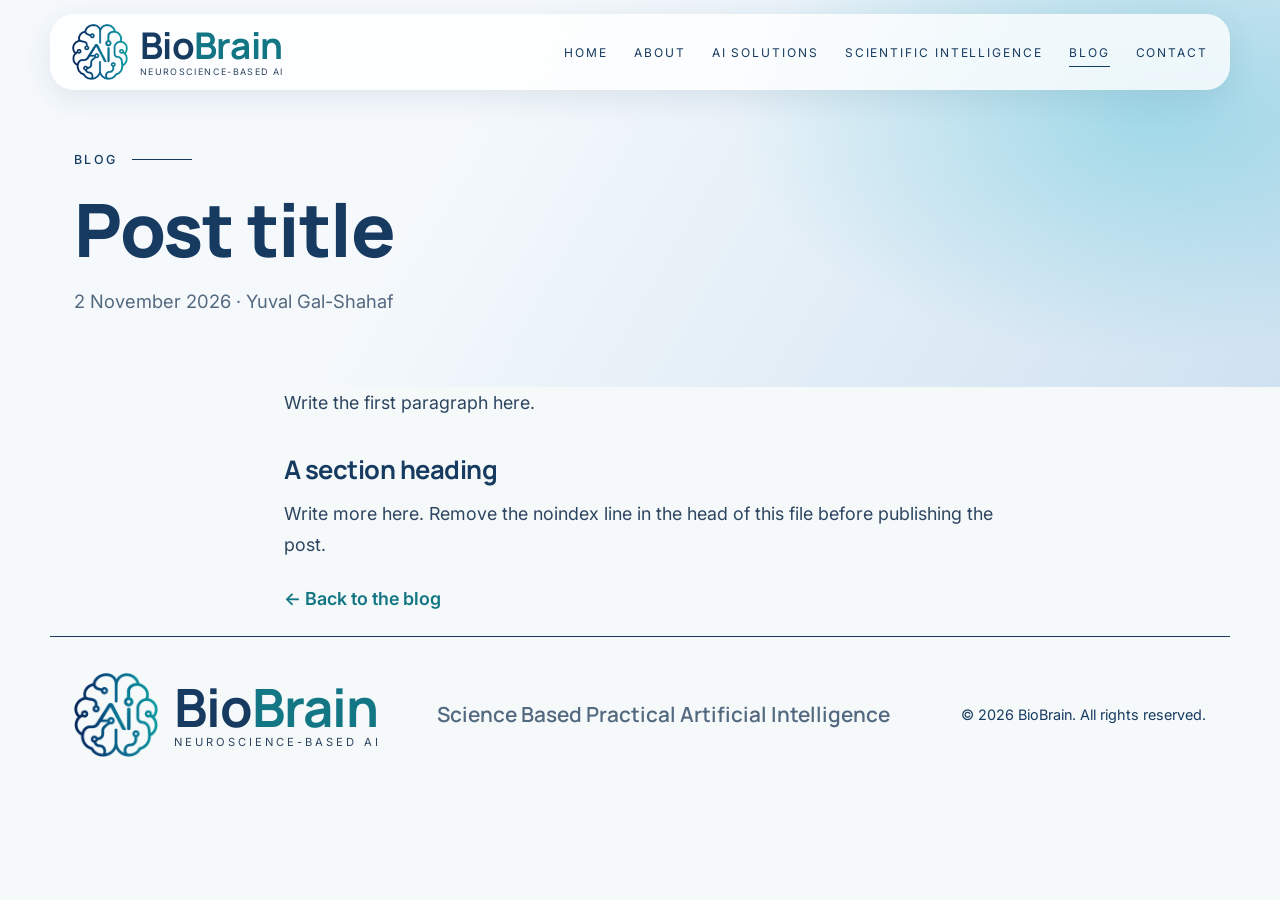
<file: post-template.html>
<!doctype html>
<html lang="en">
<head>
<meta charset="utf-8">
<meta name="viewport" content="width=device-width, initial-scale=1">
<title>Post title – BioBrain Blog</title>
<meta name="description" content="Write a one-sentence summary of the post here.">
<meta name="robots" content="noindex">
<link rel="preconnect" href="https://fonts.googleapis.com">
<link rel="preconnect" href="https://fonts.gstatic.com" crossorigin>
<link href="https://fonts.googleapis.com/css2?family=Manrope:wght@600;700;800&family=Inter:wght@400;500;600&display=swap" rel="stylesheet">
<link rel="icon" href="images/logo.png" type="image/png">
<link rel="stylesheet" href="style.css">
</head>
<body>
<a class="skip-link" href="#main">Skip to content</a>

<header class="nav">
  <div class="nav-inner">
    <a class="logo" href="index.html" aria-label="BioBrain home">
      <img src="images/logo.png" alt="BioBrain">
      <div class="logo-text"><b>Bio<span>Brain</span></b><small>Neuroscience-Based AI</small></div>
    </a>
    <button class="menu-btn" aria-label="Menu" aria-expanded="false"><span></span><span></span><span></span></button>
    <nav id="menu" aria-label="Main">
      <ul>
        <li><a href="index.html">Home</a></li>
        <li><a href="about.html">About</a></li>
        <li><a href="ai-solutions.html">AI Solutions</a></li>
        <li><a href="scientific-intelligence.html">Scientific Intelligence</a></li>
        <li><a href="blog.html" class="active">Blog</a></li>
        <li><a href="contact.html">Contact</a></li>
      </ul>
    </nav>
  </div>
</header>

<main id="main">
  <section class="page-hero">
    <div class="wrap reveal">
      <div class="eyebrow"><a href="blog.html">Blog</a></div>
      <h1>Post title</h1>
      <p class="sub post-meta">2 November 2026 &middot; Yuval Gal-Shahaf</p>
    </div>
  </section>

  <article class="post block">
    <div class="wrap post-body">
      <p>Write the first paragraph here.</p>
      <h2>A section heading</h2>
      <p>Write more here. Remove the noindex line in the head of this file before publishing the post.</p>
      <p class="post-back"><a href="blog.html">&larr; Back to the blog</a></p>
    </div>
  </article>
</main>

<footer>
  <a class="logo" href="index.html">
      <img src="images/logo.png" alt="BioBrain">
      <div class="logo-text"><b>Bio<span>Brain</span></b><small>Neuroscience-Based AI</small></div>
    </a>
  <div class="tag">Science Based Practical Artificial Intelligence</div>
  <div class="copy"><p>© 2026 BioBrain. All rights reserved.</p></div>
</footer>

<script src="script.js"></script>
</body>
</html>
</file>
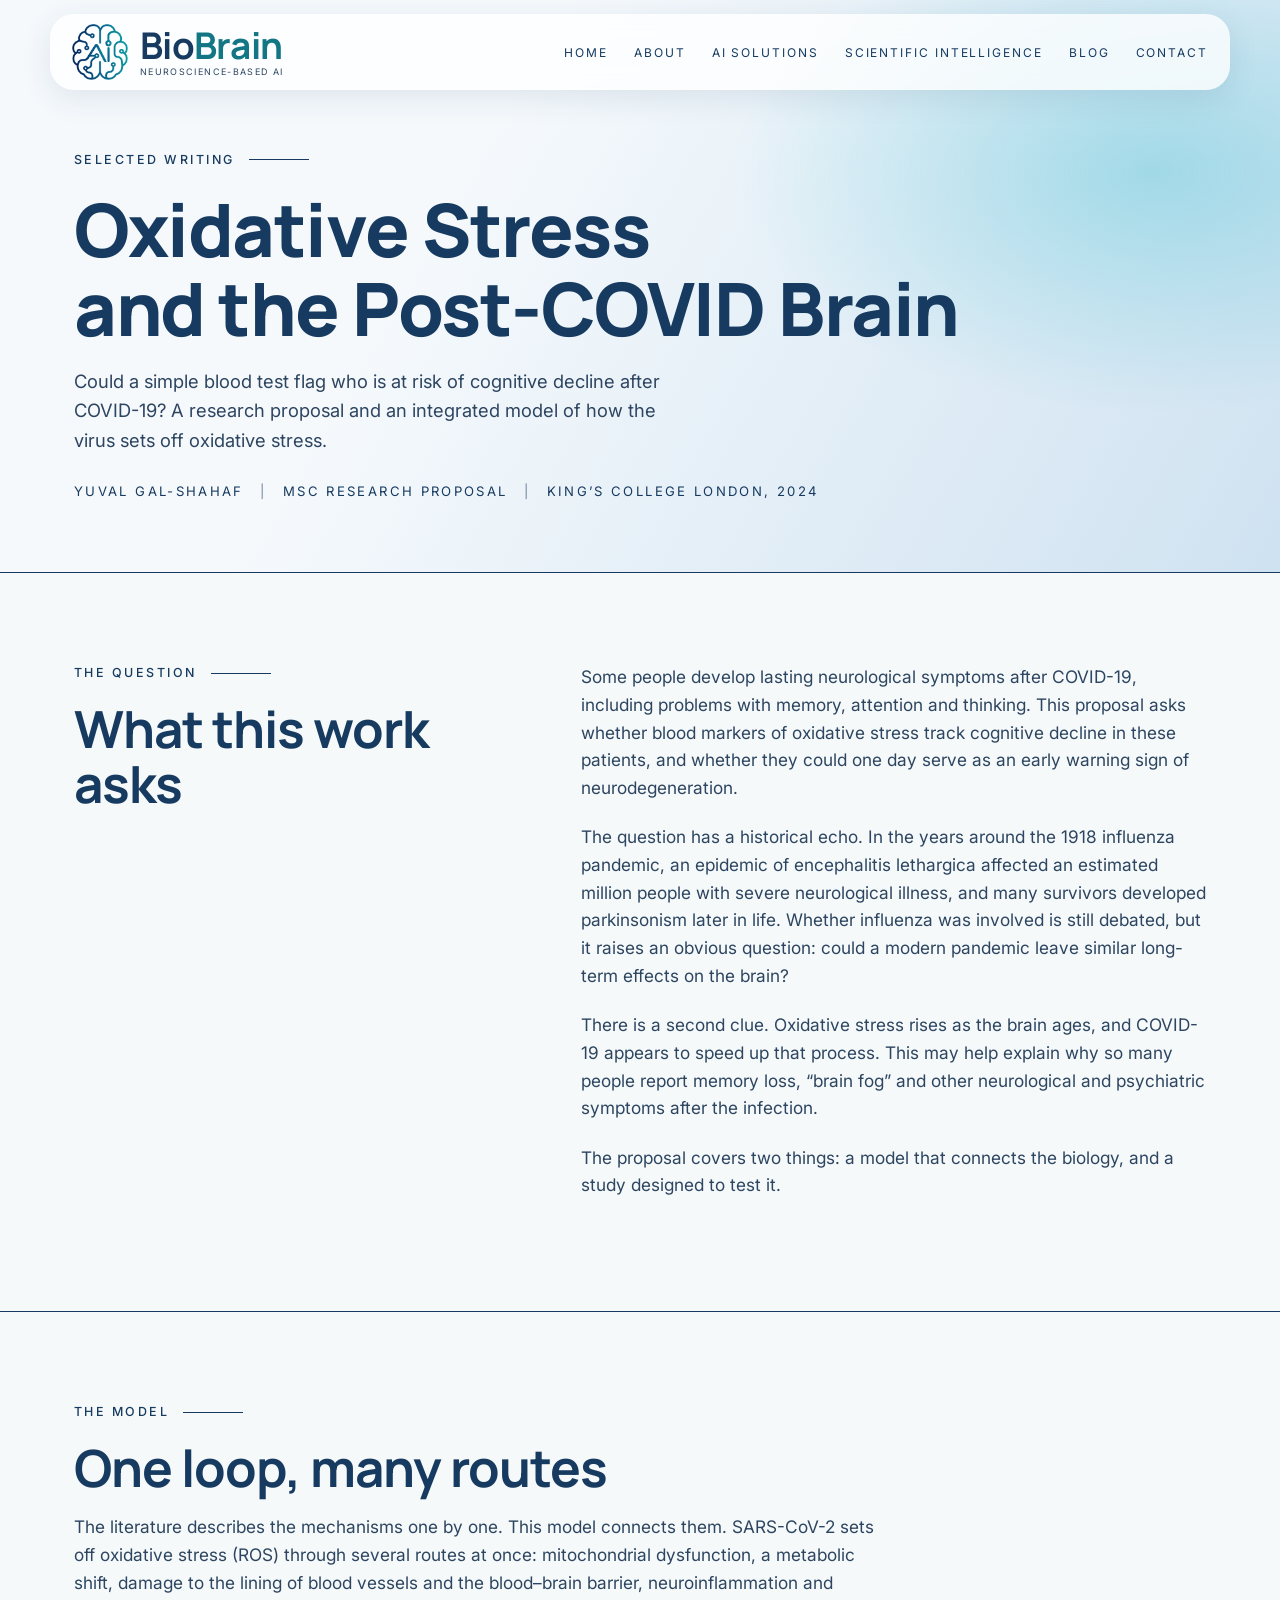
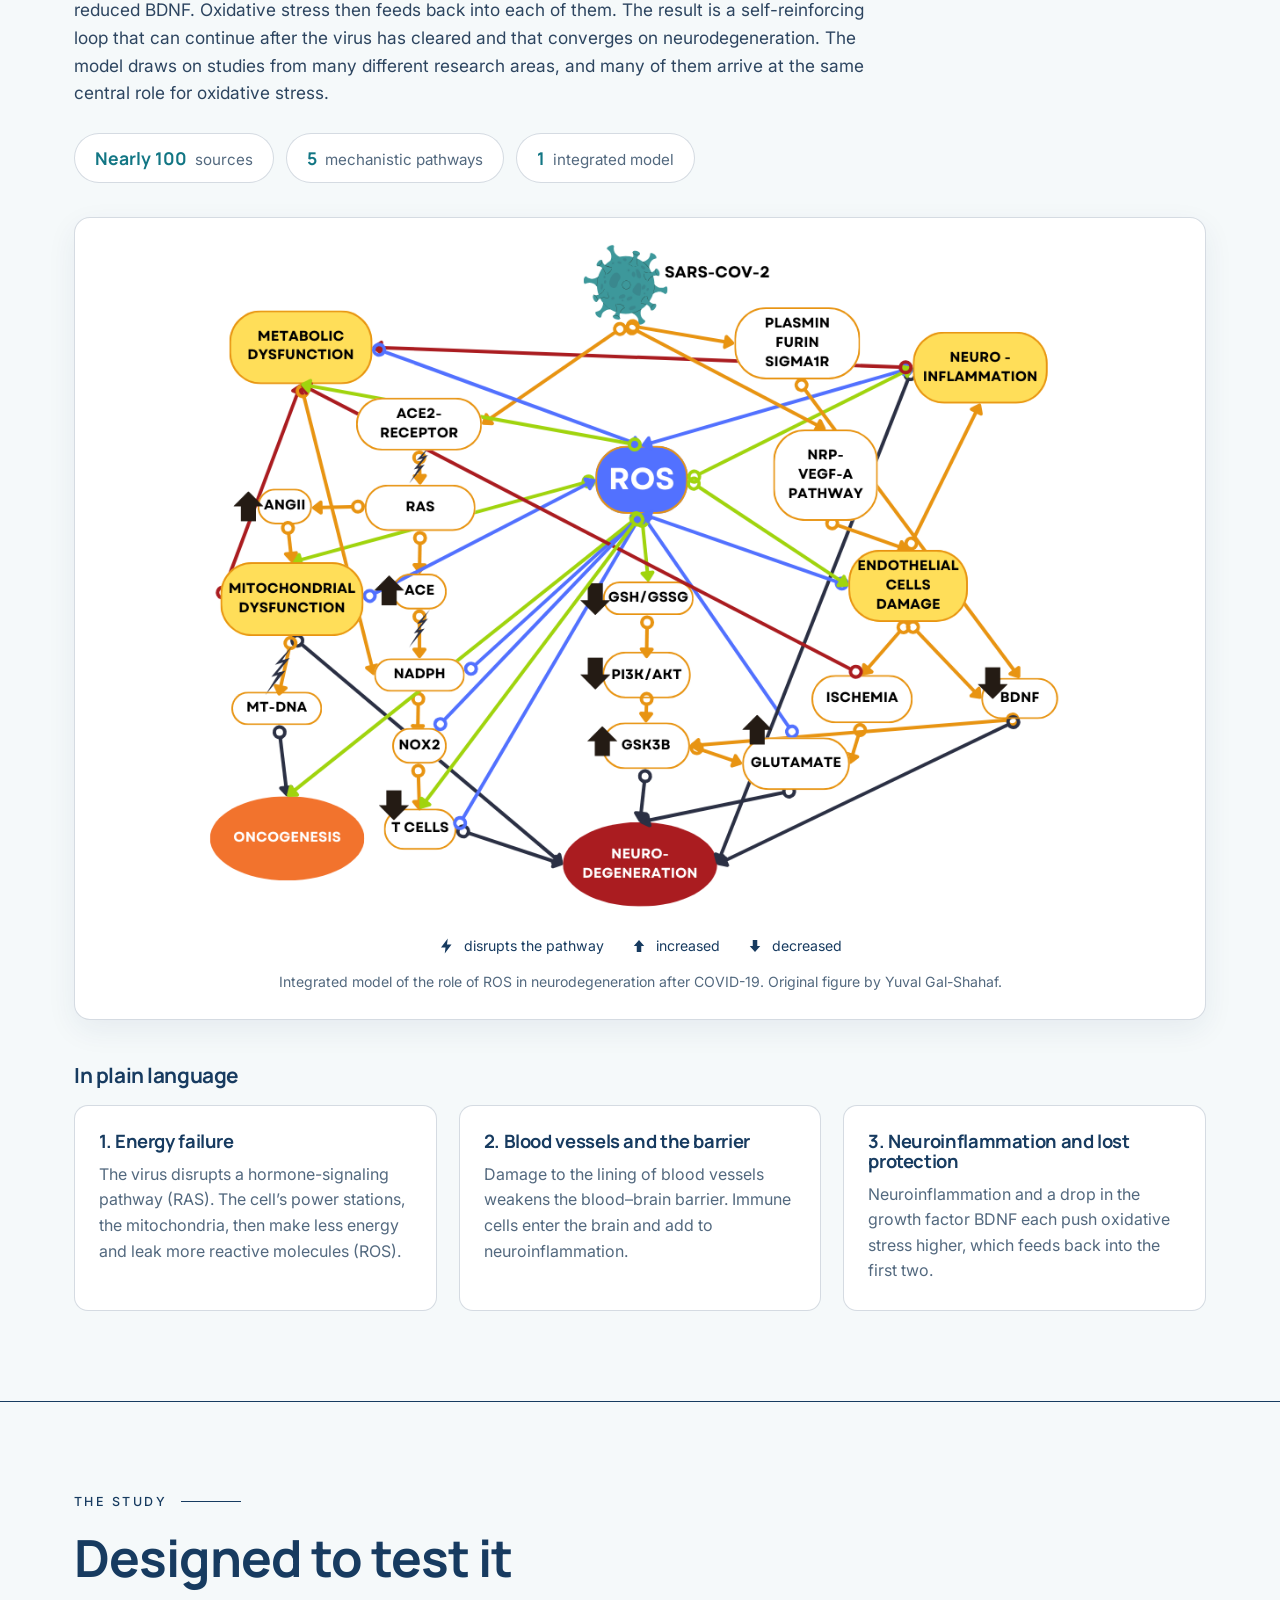
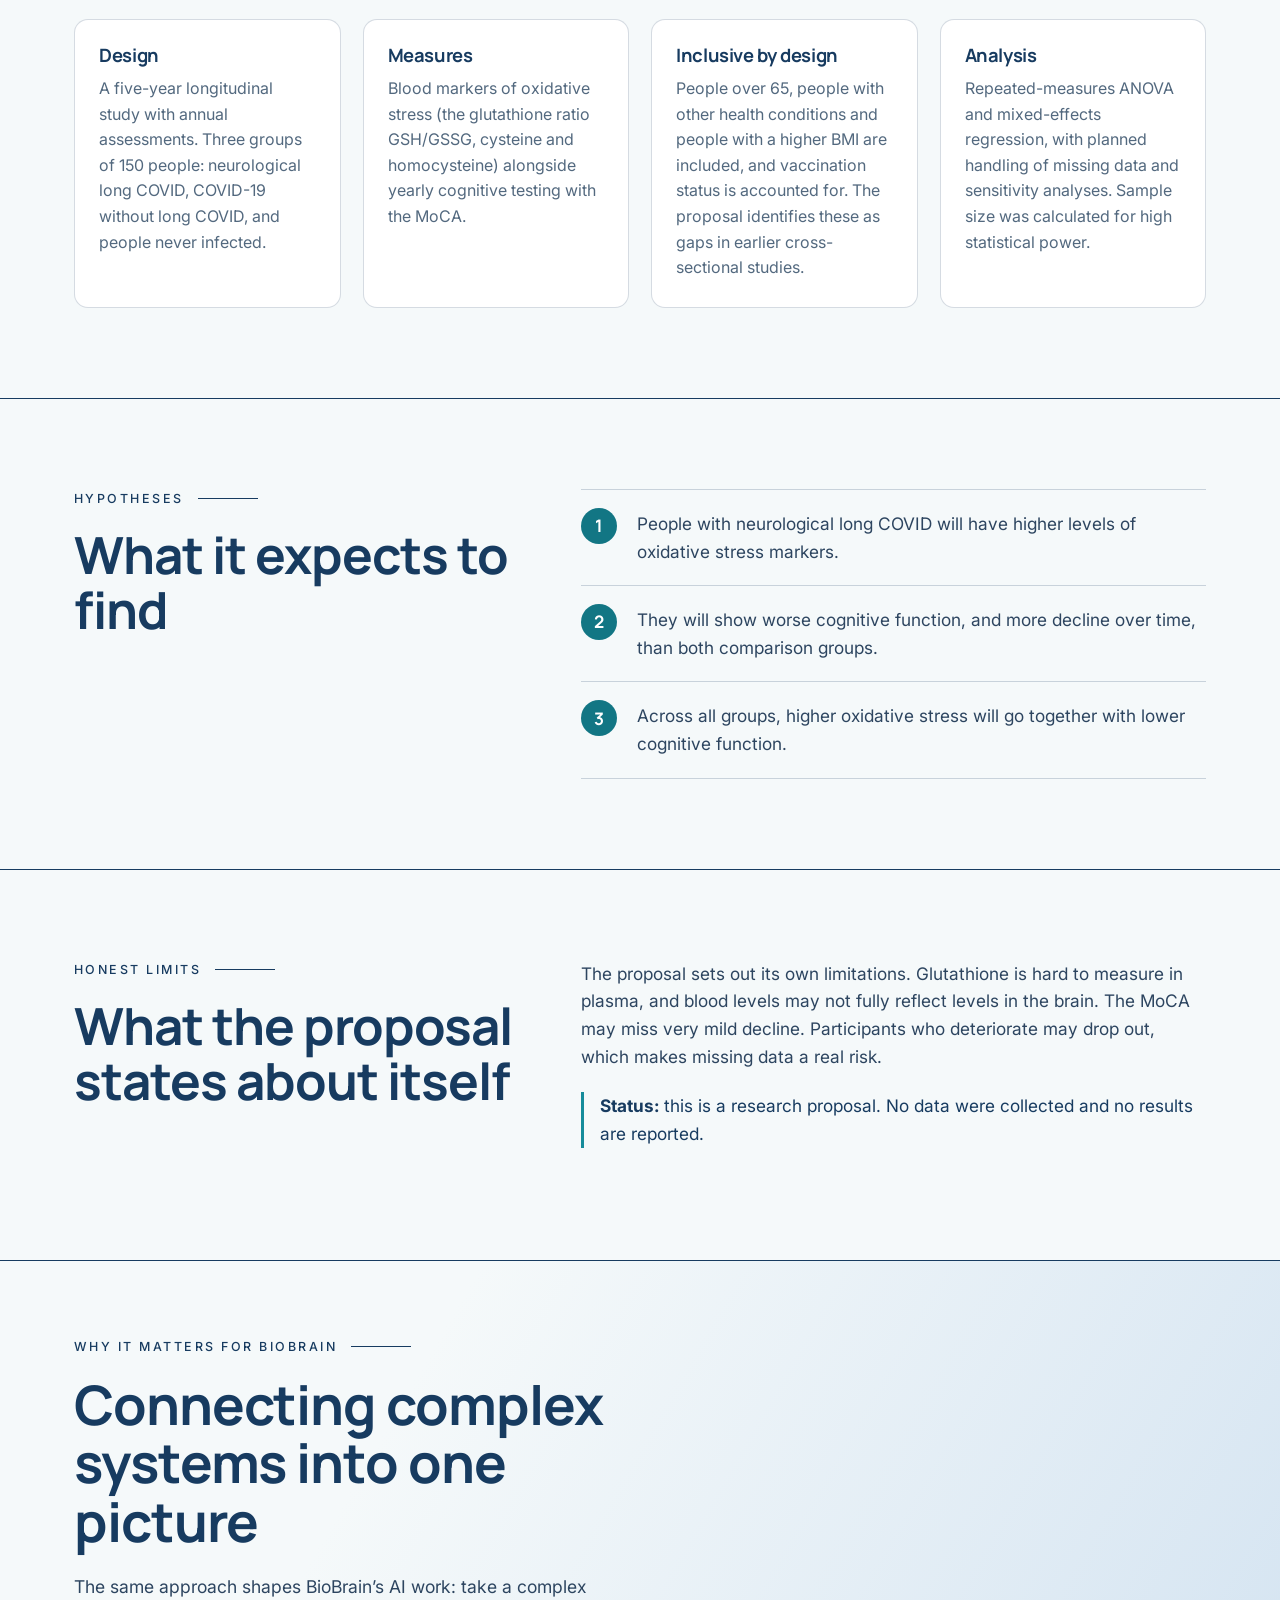
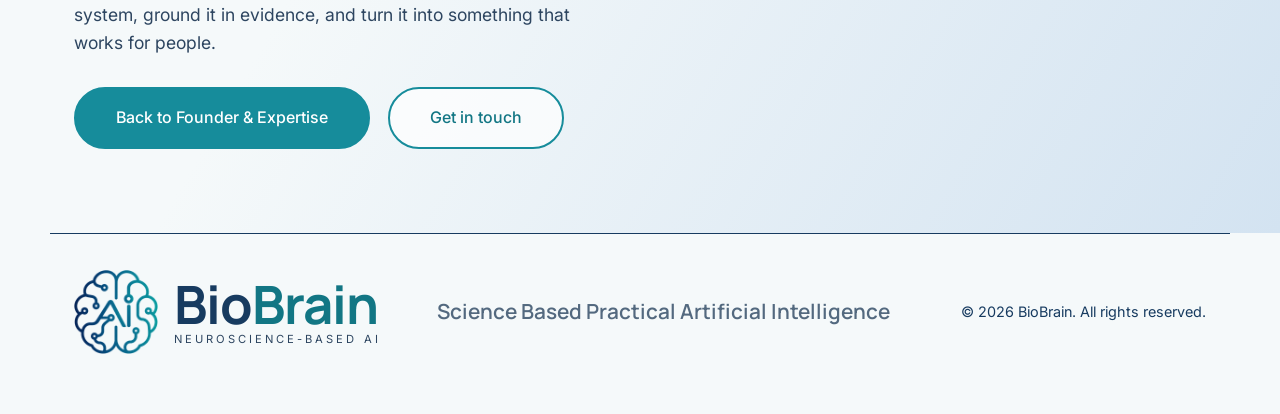
<file: research-summary.html>
<!doctype html>
<html lang="en">
<head>
<meta charset="utf-8">
<meta name="viewport" content="width=device-width, initial-scale=1">
<title>Oxidative Stress and the Post-COVID Brain – BioBrain</title>
<meta name="description" content="A research proposal on oxidative stress as an early biomarker of cognitive decline and neurodegeneration after COVID-19, with an integrated mechanistic model.">
<meta property="og:title" content="Oxidative Stress and the Post-COVID Brain – BioBrain">
<meta property="og:description" content="A research proposal on oxidative stress as an early biomarker of cognitive decline and neurodegeneration after COVID-19, with an integrated mechanistic model.">
<meta property="og:type" content="website">
<meta property="og:url" content="https://biobrainscience.com/research-summary.html">
<meta property="og:site_name" content="BioBrain">
<meta property="og:image" content="https://biobrainscience.com/images/og-image.jpg">
<meta property="og:image:width" content="1200">
<meta property="og:image:height" content="630">
<meta name="twitter:card" content="summary_large_image">
<meta name="twitter:image" content="https://biobrainscience.com/images/og-image.jpg">
<link rel="canonical" href="https://biobrainscience.com/research-summary.html">
<link rel="preconnect" href="https://fonts.googleapis.com">
<link rel="preconnect" href="https://fonts.gstatic.com" crossorigin>
<link href="https://fonts.googleapis.com/css2?family=Manrope:wght@600;700;800&family=Inter:wght@400;500;600&display=swap" rel="stylesheet">
<link rel="icon" href="images/logo.png" type="image/png">
<link rel="stylesheet" href="style.css">
<script type="application/ld+json">{"@context": "https://schema.org", "@type": "Article", "headline": "Oxidative Stress as a Pre-Clinical Biomarker for Cognitive Dysfunction and Neurodegeneration post-COVID-19", "description": "Summary of an MSc research proposal (King's College London, 2024). Proposal only; no data collected.", "author": {"@type": "Person", "name": "Yuval Gal-Shahaf"}, "publisher": {"@type": "Organization", "name": "BioBrain"}}</script>
</head>
<body>
<a class="skip-link" href="#main">Skip to content</a>

<header class="nav">
  <div class="nav-inner">
    <a class="logo" href="index.html" aria-label="BioBrain home">
      <img src="images/logo.png" alt="BioBrain">
      <div class="logo-text"><b>Bio<span>Brain</span></b><small>Neuroscience-Based AI</small></div>
    </a>
    <button class="menu-btn" aria-label="Menu" aria-expanded="false"><span></span><span></span><span></span></button>
    <nav id="menu" aria-label="Main">
      <ul>
        <li><a href="index.html">Home</a></li>
        <li><a href="about.html">About</a></li>
        <li><a href="ai-solutions.html">AI Solutions</a></li>
        <li><a href="scientific-intelligence.html">Scientific Intelligence</a></li>
        <li><a href="blog.html">Blog</a></li>
        <li><a href="contact.html">Contact</a></li>
      </ul>
    </nav>
  </div>
</header>

<main id="main">
  <section class="page-hero rs-hero">
    <div class="wrap reveal">
      <div class="eyebrow">Selected Writing</div>
      <h1>Oxidative Stress<br>and the Post-COVID Brain</h1>
      <p class="sub">Could a simple blood test flag who is at risk of cognitive decline after COVID-19? A research proposal and an integrated model of how the virus sets off oxidative stress.</p>
      <p class="rs-meta">Yuval Gal-Shahaf <i>|</i> MSc research proposal <i>|</i> King&rsquo;s College London, 2024</p>
    </div>
  </section>

  <section class="block">
    <div class="wrap two">
      <div class="reveal">
        <div class="eyebrow">The Question</div>
        <h2>What this work asks</h2>
      </div>
      <div class="copy reveal">
        <p>Some people develop lasting neurological symptoms after COVID-19, including problems with memory, attention and thinking. This proposal asks whether blood markers of oxidative stress track cognitive decline in these patients, and whether they could one day serve as an early warning sign of neurodegeneration.</p>
        <p>The question has a historical echo. In the years around the 1918 influenza pandemic, an epidemic of encephalitis lethargica affected an estimated million people with severe neurological illness, and many survivors developed parkinsonism later in life. Whether influenza was involved is still debated, but it raises an obvious question: could a modern pandemic leave similar long-term effects on the brain?</p>
        <p>There is a second clue. Oxidative stress rises as the brain ages, and COVID-19 appears to speed up that process. This may help explain why so many people report memory loss, &ldquo;brain fog&rdquo; and other neurological and psychiatric symptoms after the infection.</p>
        <p>The proposal covers two things: a model that connects the biology, and a study designed to test it.</p>
      </div>
    </div>
  </section>

  <section class="block rs-model" id="model">
    <div class="wrap">
      <div class="reveal rs-head">
        <div class="eyebrow">The Model</div>
        <h2>One loop, many routes</h2>
        <p>The literature describes the mechanisms one by one. This model connects them. SARS-CoV-2 sets off oxidative stress (ROS) through several routes at once: mitochondrial dysfunction, a metabolic shift, damage to the lining of blood vessels and the blood&ndash;brain barrier, neuroinflammation and reduced BDNF. Oxidative stress then feeds back into each of them. The result is a self-reinforcing loop that can continue after the virus has cleared and that converges on neurodegeneration. The model draws on studies from many different research areas, and many of them arrive at the same central role for oxidative stress.</p>
        <ul class="rs-facts">
          <li><b>Nearly 100</b> sources</li>
          <li><b>5</b> mechanistic pathways</li>
          <li><b>1</b> integrated model</li>
        </ul>
      </div>
      <figure class="rs-fig reveal">
        <img src="images/research-ros-model.png" width="1024" height="768" alt="Diagram with ROS at the centre, connected to SARS-CoV-2 pathways such as mitochondrial dysfunction, metabolic dysfunction, endothelial cell damage, neuroinflammation and BDNF reduction, all converging on neurodegeneration." loading="lazy">
        <div class="rs-legend" aria-label="How to read the diagram">
          <span><svg viewBox="0 0 24 24" width="18" height="18" aria-hidden="true"><path d="M13 2 4 14h6l-1 8 9-12h-6z" fill="currentColor"/></svg> disrupts the pathway</span>
          <span><svg viewBox="0 0 24 24" width="18" height="18" aria-hidden="true"><path d="M12 4 5 12h4v8h6v-8h4z" fill="currentColor"/></svg> increased</span>
          <span><svg viewBox="0 0 24 24" width="18" height="18" aria-hidden="true"><path d="M12 20 5 12h4V4h6v8h4z" fill="currentColor"/></svg> decreased</span>
        </div>
        <figcaption>Integrated model of the role of ROS in neurodegeneration after COVID-19. Original figure by Yuval Gal-Shahaf.</figcaption>
      </figure>
      <div class="rs-plain reveal">
        <h3>In plain language</h3>
        <div class="rs-grid three">
          <div class="rs-card">
            <h3>1. Energy failure</h3>
            <p>The virus disrupts a hormone-signaling pathway (RAS). The cell&rsquo;s power stations, the mitochondria, then make less energy and leak more reactive molecules (ROS).</p>
          </div>
          <div class="rs-card">
            <h3>2. Blood vessels and the barrier</h3>
            <p>Damage to the lining of blood vessels weakens the blood&ndash;brain barrier. Immune cells enter the brain and add to neuroinflammation.</p>
          </div>
          <div class="rs-card">
            <h3>3. Neuroinflammation and lost protection</h3>
            <p>Neuroinflammation and a drop in the growth factor BDNF each push oxidative stress higher, which feeds back into the first two.</p>
          </div>
        </div>
      </div>
    </div>
  </section>

  <section class="block">
    <div class="wrap">
      <div class="reveal rs-head">
        <div class="eyebrow">The Study</div>
        <h2>Designed to test it</h2>
      </div>
      <div class="rs-grid">
        <div class="rs-card reveal">
          <h3>Design</h3>
          <p>A five-year longitudinal study with annual assessments. Three groups of 150 people: neurological long COVID, COVID-19 without long COVID, and people never infected.</p>
        </div>
        <div class="rs-card reveal">
          <h3>Measures</h3>
          <p>Blood markers of oxidative stress (the glutathione ratio GSH/GSSG, cysteine and homocysteine) alongside yearly cognitive testing with the MoCA.</p>
        </div>
        <div class="rs-card reveal">
          <h3>Inclusive by design</h3>
          <p>People over 65, people with other health conditions and people with a higher BMI are included, and vaccination status is accounted for. The proposal identifies these as gaps in earlier cross-sectional studies.</p>
        </div>
        <div class="rs-card reveal">
          <h3>Analysis</h3>
          <p>Repeated-measures ANOVA and mixed-effects regression, with planned handling of missing data and sensitivity analyses. Sample size was calculated for high statistical power.</p>
        </div>
      </div>
    </div>
  </section>

  <section class="block">
    <div class="wrap two">
      <div class="reveal">
        <div class="eyebrow">Hypotheses</div>
        <h2>What it expects to find</h2>
      </div>
      <ul class="rs-list reveal">
        <li>People with neurological long COVID will have higher levels of oxidative stress markers.</li>
        <li>They will show worse cognitive function, and more decline over time, than both comparison groups.</li>
        <li>Across all groups, higher oxidative stress will go together with lower cognitive function.</li>
      </ul>
    </div>
  </section>

  <section class="block">
    <div class="wrap two">
      <div class="reveal">
        <div class="eyebrow">Honest Limits</div>
        <h2>What the proposal states about itself</h2>
      </div>
      <div class="copy reveal">
        <p>The proposal sets out its own limitations. Glutathione is hard to measure in plasma, and blood levels may not fully reflect levels in the brain. The MoCA may miss very mild decline. Participants who deteriorate may drop out, which makes missing data a real risk.</p>
        <p class="rs-note"><strong>Status:</strong> this is a research proposal. No data were collected and no results are reported.</p>
      </div>
    </div>
  </section>

  <section class="vision">
    <div class="wrap reveal">
      <div class="eyebrow">Why It Matters for BioBrain</div>
      <h2>Connecting complex systems into one picture</h2>
      <p>The same approach shapes BioBrain&rsquo;s AI work: take a complex system, ground it in evidence, and turn it into something that works for people.</p>
      <div class="btns"><a class="btn primary" href="about.html">Back to Founder &amp; Expertise</a><a class="btn ghost" href="contact.html">Get in touch</a></div>
    </div>
  </section>
</main>

<footer>
  <a class="logo" href="index.html">
      <img src="images/logo.png" alt="BioBrain">
      <div class="logo-text"><b>Bio<span>Brain</span></b><small>Neuroscience-Based AI</small></div>
    </a>
  <div class="tag">Science Based Practical Artificial Intelligence</div>
  <div class="copy"><p>© 2026 BioBrain. All rights reserved.</p></div>
</footer>

<script src="script.js"></script>
</body>
</html>
</file>
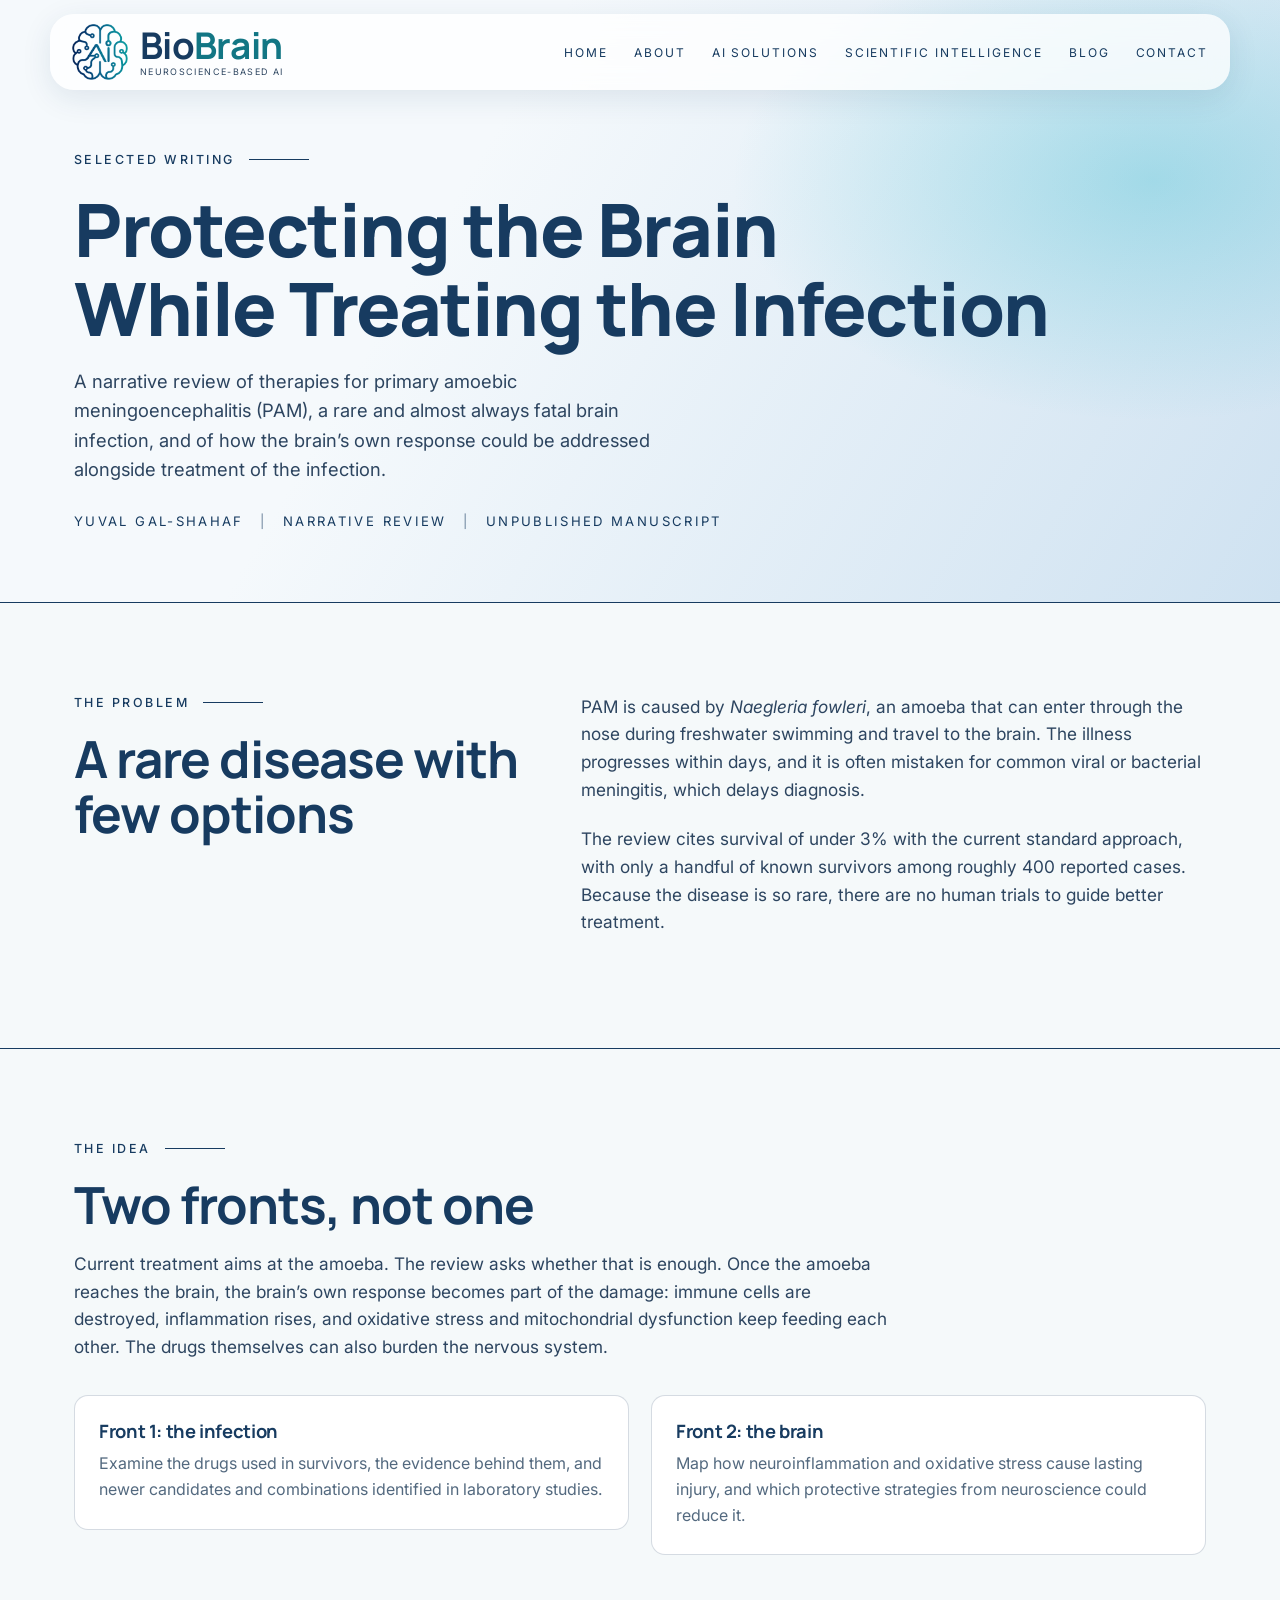
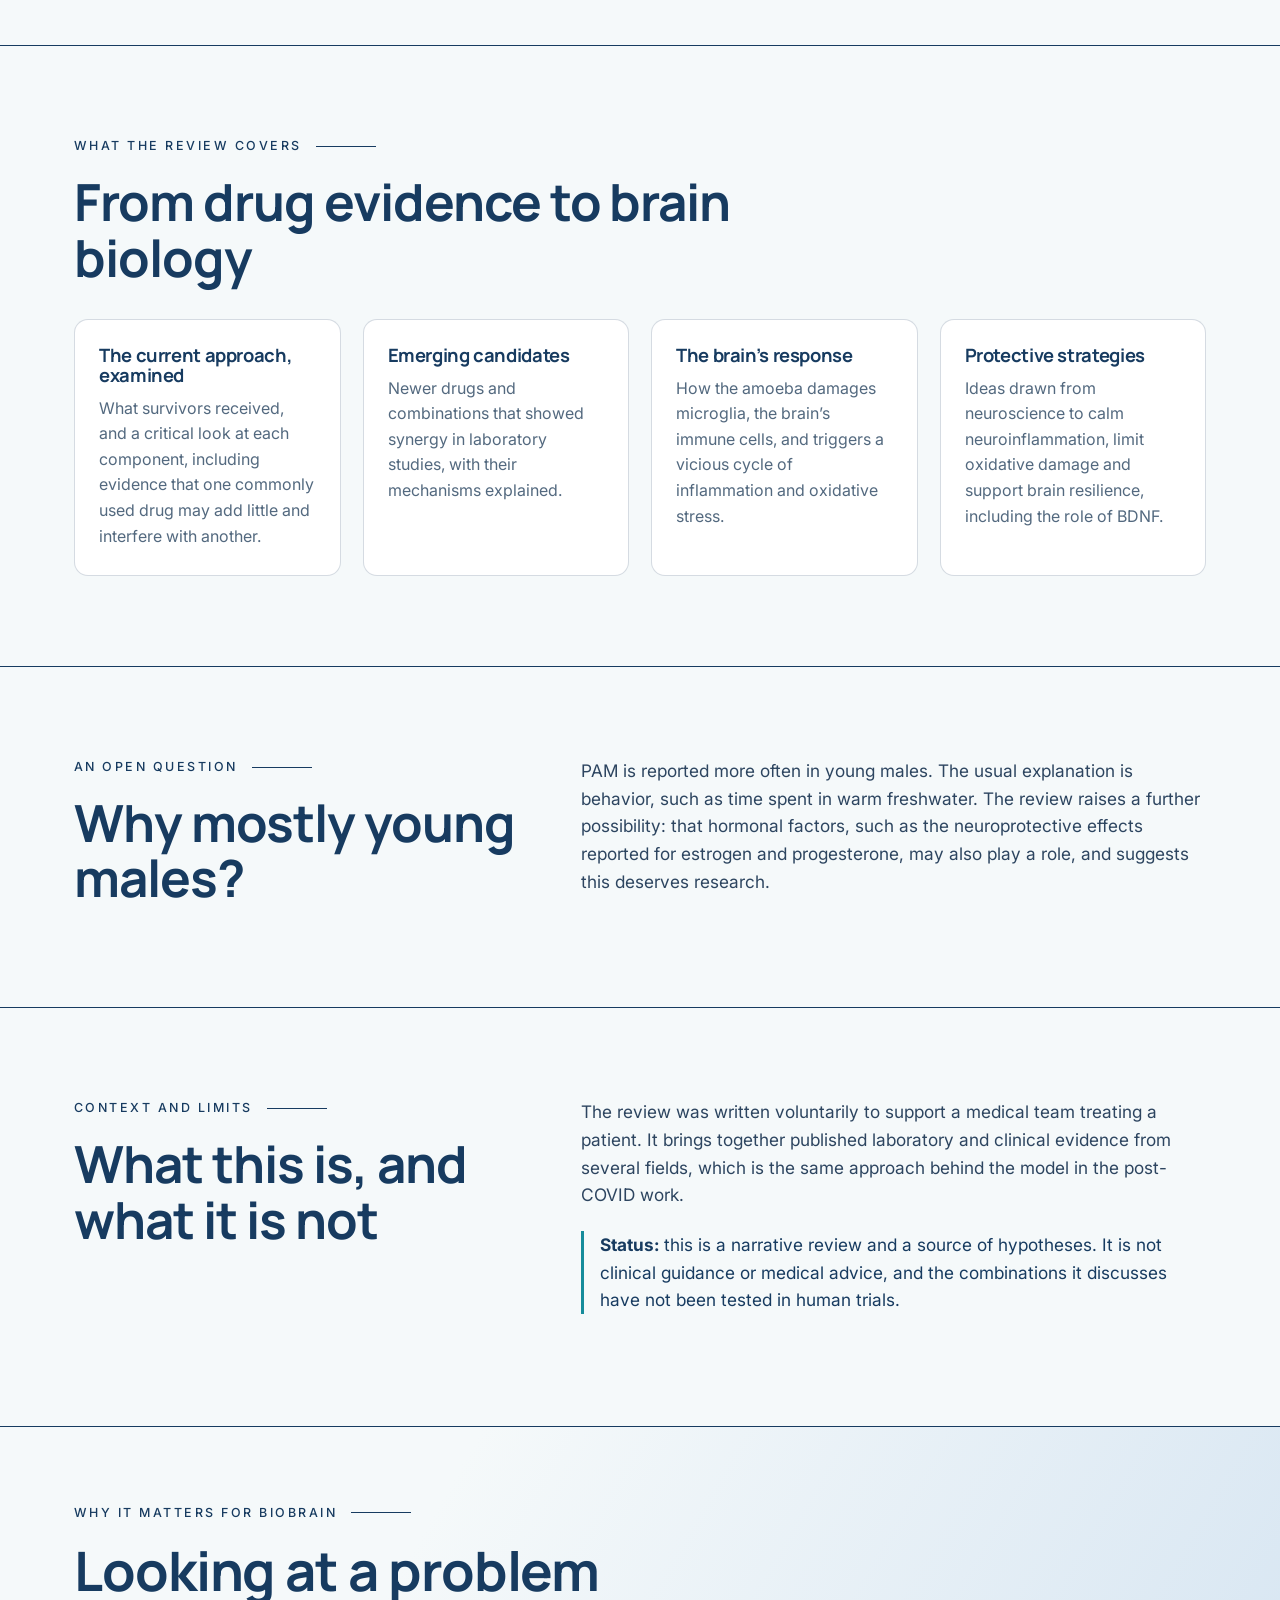
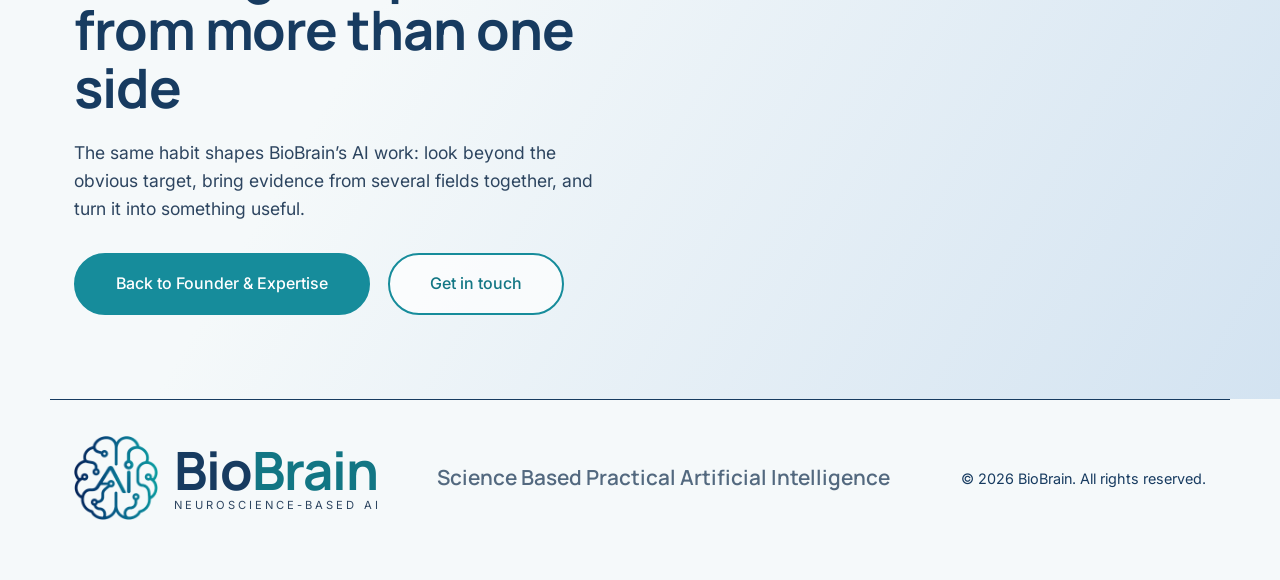
<file: review-summary.html>
<!doctype html>
<html lang="en">
<head>
<meta charset="utf-8">
<meta name="viewport" content="width=device-width, initial-scale=1">
<title>Protecting the Brain While Treating the Infection – BioBrain</title>
<meta name="description" content="A narrative review of therapies for primary amoebic meningoencephalitis, and of how neuroinflammation and oxidative stress could be addressed alongside antimicrobial treatment.">
<meta property="og:title" content="Protecting the Brain While Treating the Infection – BioBrain">
<meta property="og:description" content="A narrative review of therapies for primary amoebic meningoencephalitis, and of how neuroinflammation and oxidative stress could be addressed alongside antimicrobial treatment.">
<meta property="og:type" content="website">
<meta property="og:url" content="https://biobrainscience.com/review-summary.html">
<meta property="og:site_name" content="BioBrain">
<meta property="og:image" content="https://biobrainscience.com/images/og-image.jpg">
<meta property="og:image:width" content="1200">
<meta property="og:image:height" content="630">
<meta name="twitter:card" content="summary_large_image">
<meta name="twitter:image" content="https://biobrainscience.com/images/og-image.jpg">
<link rel="canonical" href="https://biobrainscience.com/review-summary.html">
<link rel="preconnect" href="https://fonts.googleapis.com">
<link rel="preconnect" href="https://fonts.gstatic.com" crossorigin>
<link href="https://fonts.googleapis.com/css2?family=Manrope:wght@600;700;800&family=Inter:wght@400;500;600&display=swap" rel="stylesheet">
<link rel="icon" href="images/logo.png" type="image/png">
<link rel="stylesheet" href="style.css">
<script type="application/ld+json">{"@context": "https://schema.org", "@type": "Article", "headline": "Integrative Approaches to Primary Amoebic Meningoencephalitis: A Narrative Review", "description": "Summary of an unpublished narrative review. Not clinical guidance.", "author": {"@type": "Person", "name": "Yuval Gal-Shahaf"}, "publisher": {"@type": "Organization", "name": "BioBrain"}}</script>
</head>
<body>
<a class="skip-link" href="#main">Skip to content</a>

<header class="nav">
  <div class="nav-inner">
    <a class="logo" href="index.html" aria-label="BioBrain home">
      <img src="images/logo.png" alt="BioBrain">
      <div class="logo-text"><b>Bio<span>Brain</span></b><small>Neuroscience-Based AI</small></div>
    </a>
    <button class="menu-btn" aria-label="Menu" aria-expanded="false"><span></span><span></span><span></span></button>
    <nav id="menu" aria-label="Main">
      <ul>
        <li><a href="index.html">Home</a></li>
        <li><a href="about.html">About</a></li>
        <li><a href="ai-solutions.html">AI Solutions</a></li>
        <li><a href="scientific-intelligence.html">Scientific Intelligence</a></li>
        <li><a href="blog.html">Blog</a></li>
        <li><a href="contact.html">Contact</a></li>
      </ul>
    </nav>
  </div>
</header>

<main id="main">
  <section class="page-hero rs-hero">
    <div class="wrap reveal">
      <div class="eyebrow">Selected Writing</div>
      <h1>Protecting the Brain<br>While Treating the Infection</h1>
      <p class="sub">A narrative review of therapies for primary amoebic meningoencephalitis (PAM), a rare and almost always fatal brain infection, and of how the brain&rsquo;s own response could be addressed alongside treatment of the infection.</p>
      <p class="rs-meta">Yuval Gal-Shahaf <i>|</i> Narrative review <i>|</i> Unpublished manuscript</p>
    </div>
  </section>

  <section class="block">
    <div class="wrap two">
      <div class="reveal">
        <div class="eyebrow">The Problem</div>
        <h2>A rare disease with few options</h2>
      </div>
      <div class="copy reveal">
        <p>PAM is caused by <em>Naegleria fowleri</em>, an amoeba that can enter through the nose during freshwater swimming and travel to the brain. The illness progresses within days, and it is often mistaken for common viral or bacterial meningitis, which delays diagnosis.</p>
        <p>The review cites survival of under 3% with the current standard approach, with only a handful of known survivors among roughly 400 reported cases. Because the disease is so rare, there are no human trials to guide better treatment.</p>
      </div>
    </div>
  </section>

  <section class="block">
    <div class="wrap">
      <div class="reveal rs-head">
        <div class="eyebrow">The Idea</div>
        <h2>Two fronts, not one</h2>
        <p>Current treatment aims at the amoeba. The review asks whether that is enough. Once the amoeba reaches the brain, the brain&rsquo;s own response becomes part of the damage: immune cells are destroyed, inflammation rises, and oxidative stress and mitochondrial dysfunction keep feeding each other. The drugs themselves can also burden the nervous system.</p>
      </div>
      <div class="rs-grid two">
        <div class="rs-card reveal">
          <h3>Front 1: the infection</h3>
          <p>Examine the drugs used in survivors, the evidence behind them, and newer candidates and combinations identified in laboratory studies.</p>
        </div>
        <div class="rs-card reveal">
          <h3>Front 2: the brain</h3>
          <p>Map how neuroinflammation and oxidative stress cause lasting injury, and which protective strategies from neuroscience could reduce it.</p>
        </div>
      </div>
    </div>
  </section>

  <section class="block">
    <div class="wrap">
      <div class="reveal rs-head">
        <div class="eyebrow">What the Review Covers</div>
        <h2>From drug evidence to brain biology</h2>
      </div>
      <div class="rs-grid">
        <div class="rs-card reveal">
          <h3>The current approach, examined</h3>
          <p>What survivors received, and a critical look at each component, including evidence that one commonly used drug may add little and interfere with another.</p>
        </div>
        <div class="rs-card reveal">
          <h3>Emerging candidates</h3>
          <p>Newer drugs and combinations that showed synergy in laboratory studies, with their mechanisms explained.</p>
        </div>
        <div class="rs-card reveal">
          <h3>The brain&rsquo;s response</h3>
          <p>How the amoeba damages microglia, the brain&rsquo;s immune cells, and triggers a vicious cycle of inflammation and oxidative stress.</p>
        </div>
        <div class="rs-card reveal">
          <h3>Protective strategies</h3>
          <p>Ideas drawn from neuroscience to calm neuroinflammation, limit oxidative damage and support brain resilience, including the role of BDNF.</p>
        </div>
      </div>
    </div>
  </section>

  <section class="block">
    <div class="wrap two">
      <div class="reveal">
        <div class="eyebrow">An Open Question</div>
        <h2>Why mostly young males?</h2>
      </div>
      <div class="copy reveal">
        <p>PAM is reported more often in young males. The usual explanation is behavior, such as time spent in warm freshwater. The review raises a further possibility: that hormonal factors, such as the neuroprotective effects reported for estrogen and progesterone, may also play a role, and suggests this deserves research.</p>
      </div>
    </div>
  </section>

  <section class="block">
    <div class="wrap two">
      <div class="reveal">
        <div class="eyebrow">Context and Limits</div>
        <h2>What this is, and what it is not</h2>
      </div>
      <div class="copy reveal">
        <p>The review was written voluntarily to support a medical team treating a patient. It brings together published laboratory and clinical evidence from several fields, which is the same approach behind the model in the post-COVID work.</p>
        <p class="rs-note"><strong>Status:</strong> this is a narrative review and a source of hypotheses. It is not clinical guidance or medical advice, and the combinations it discusses have not been tested in human trials.</p>
      </div>
    </div>
  </section>

  <section class="vision">
    <div class="wrap reveal">
      <div class="eyebrow">Why It Matters for BioBrain</div>
      <h2>Looking at a problem from more than one side</h2>
      <p>The same habit shapes BioBrain&rsquo;s AI work: look beyond the obvious target, bring evidence from several fields together, and turn it into something useful.</p>
      <div class="btns"><a class="btn primary" href="about.html">Back to Founder &amp; Expertise</a><a class="btn ghost" href="contact.html">Get in touch</a></div>
    </div>
  </section>
</main>

<footer>
  <a class="logo" href="index.html">
      <img src="images/logo.png" alt="BioBrain">
      <div class="logo-text"><b>Bio<span>Brain</span></b><small>Neuroscience-Based AI</small></div>
    </a>
  <div class="tag">Science Based Practical Artificial Intelligence</div>
  <div class="copy"><p>© 2026 BioBrain. All rights reserved.</p></div>
</footer>

<script src="script.js"></script>
</body>
</html>
</file>
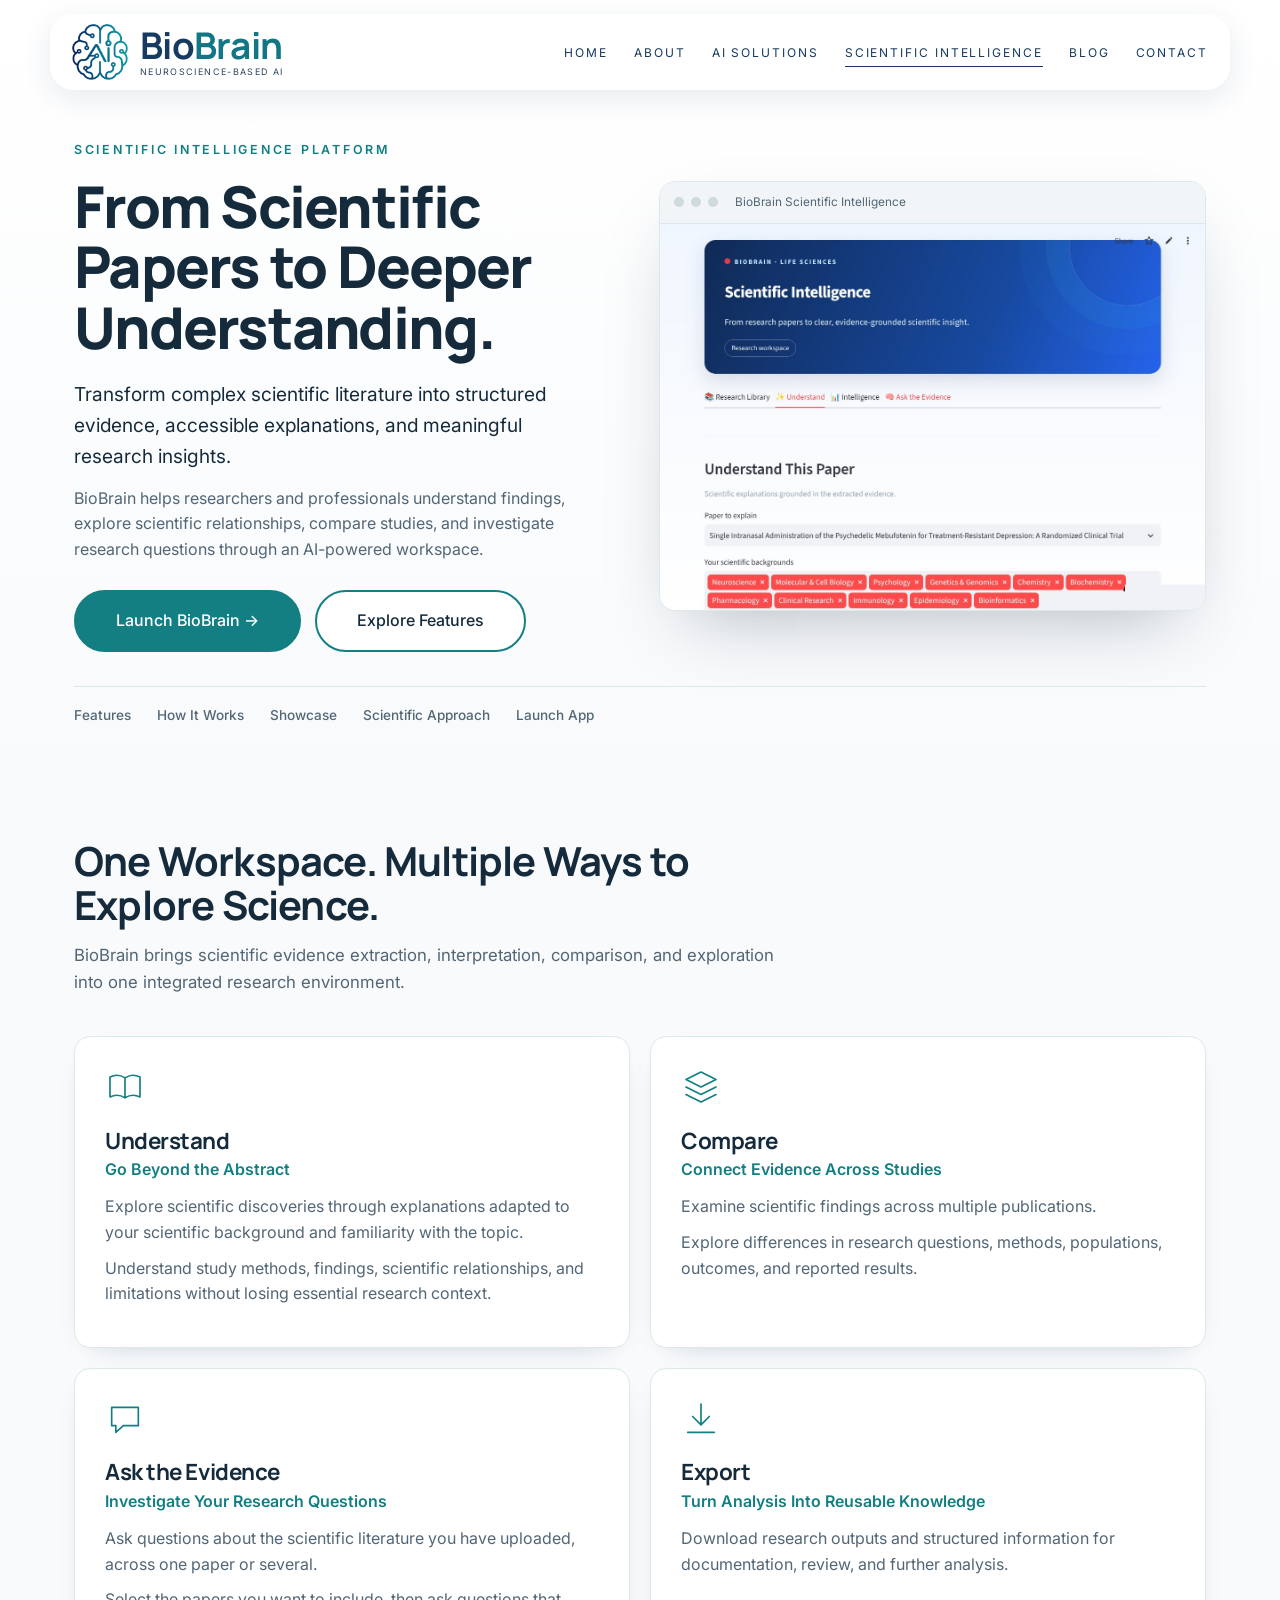
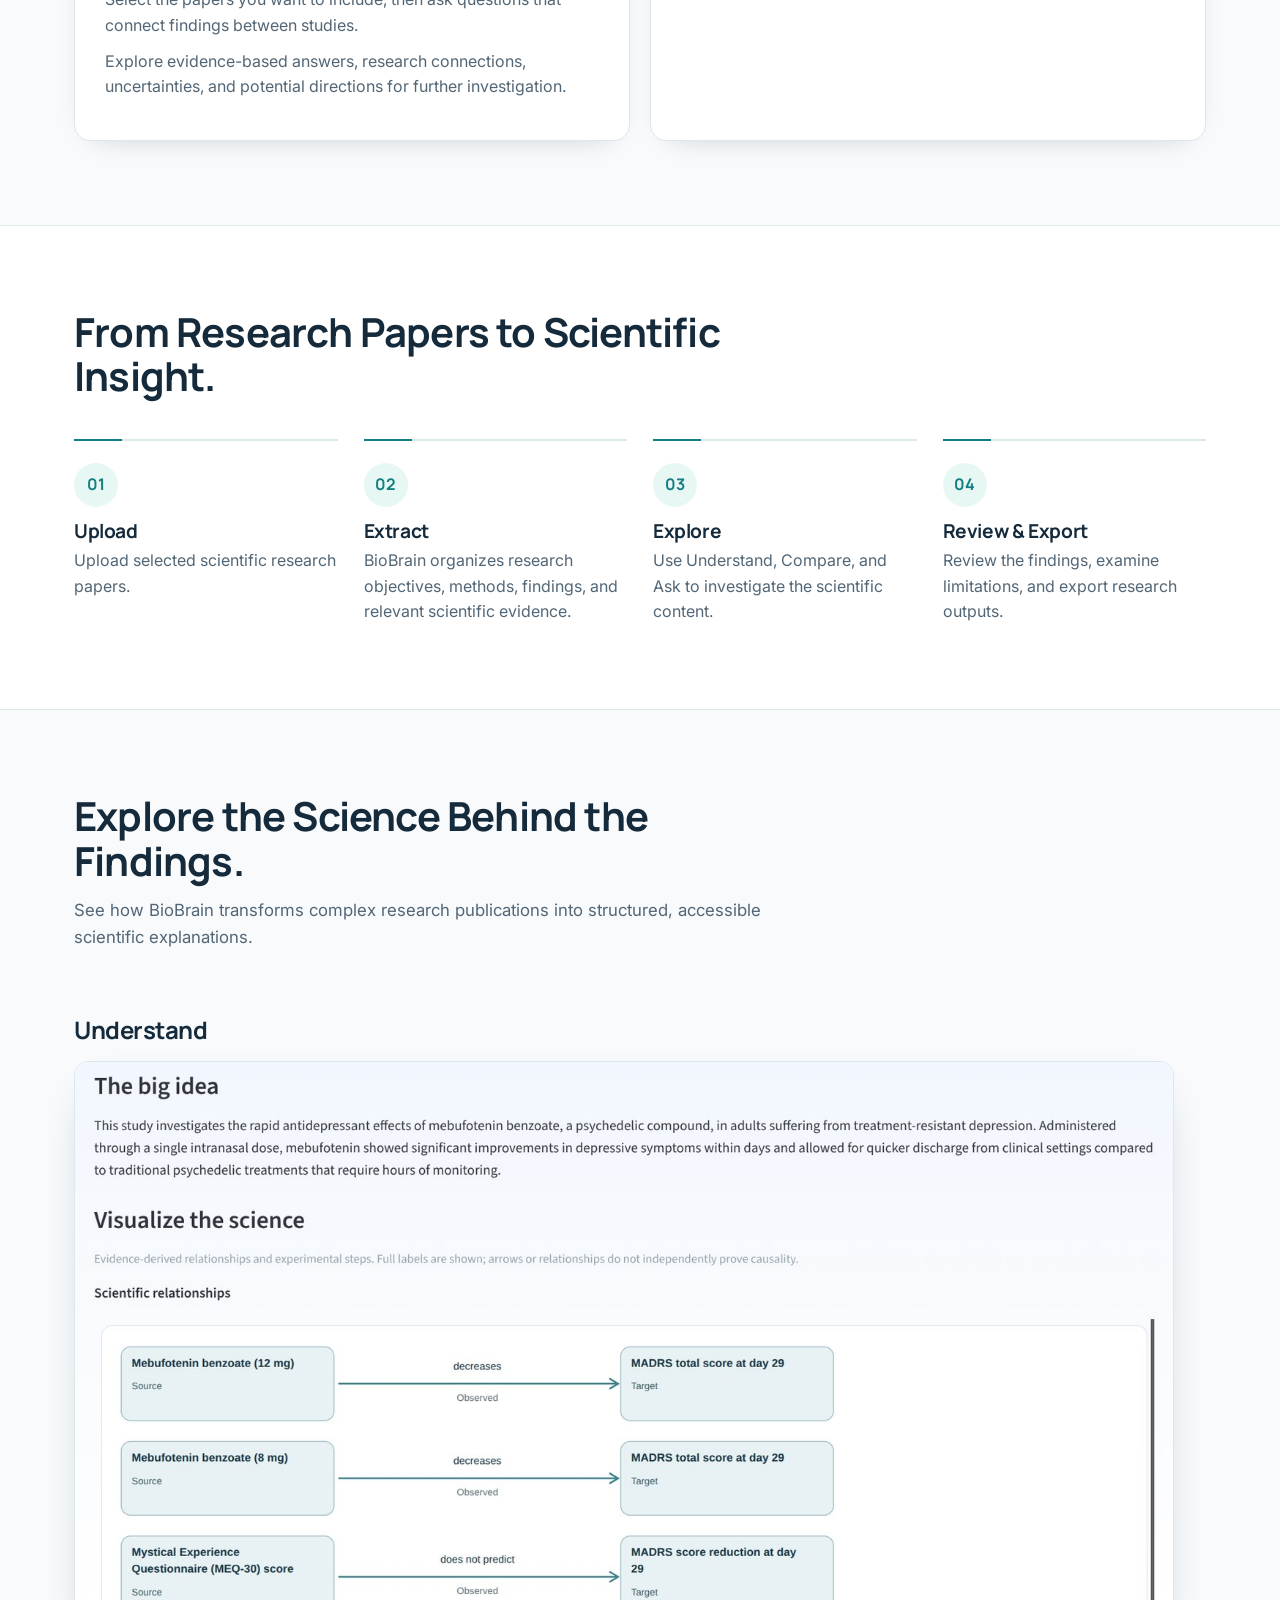
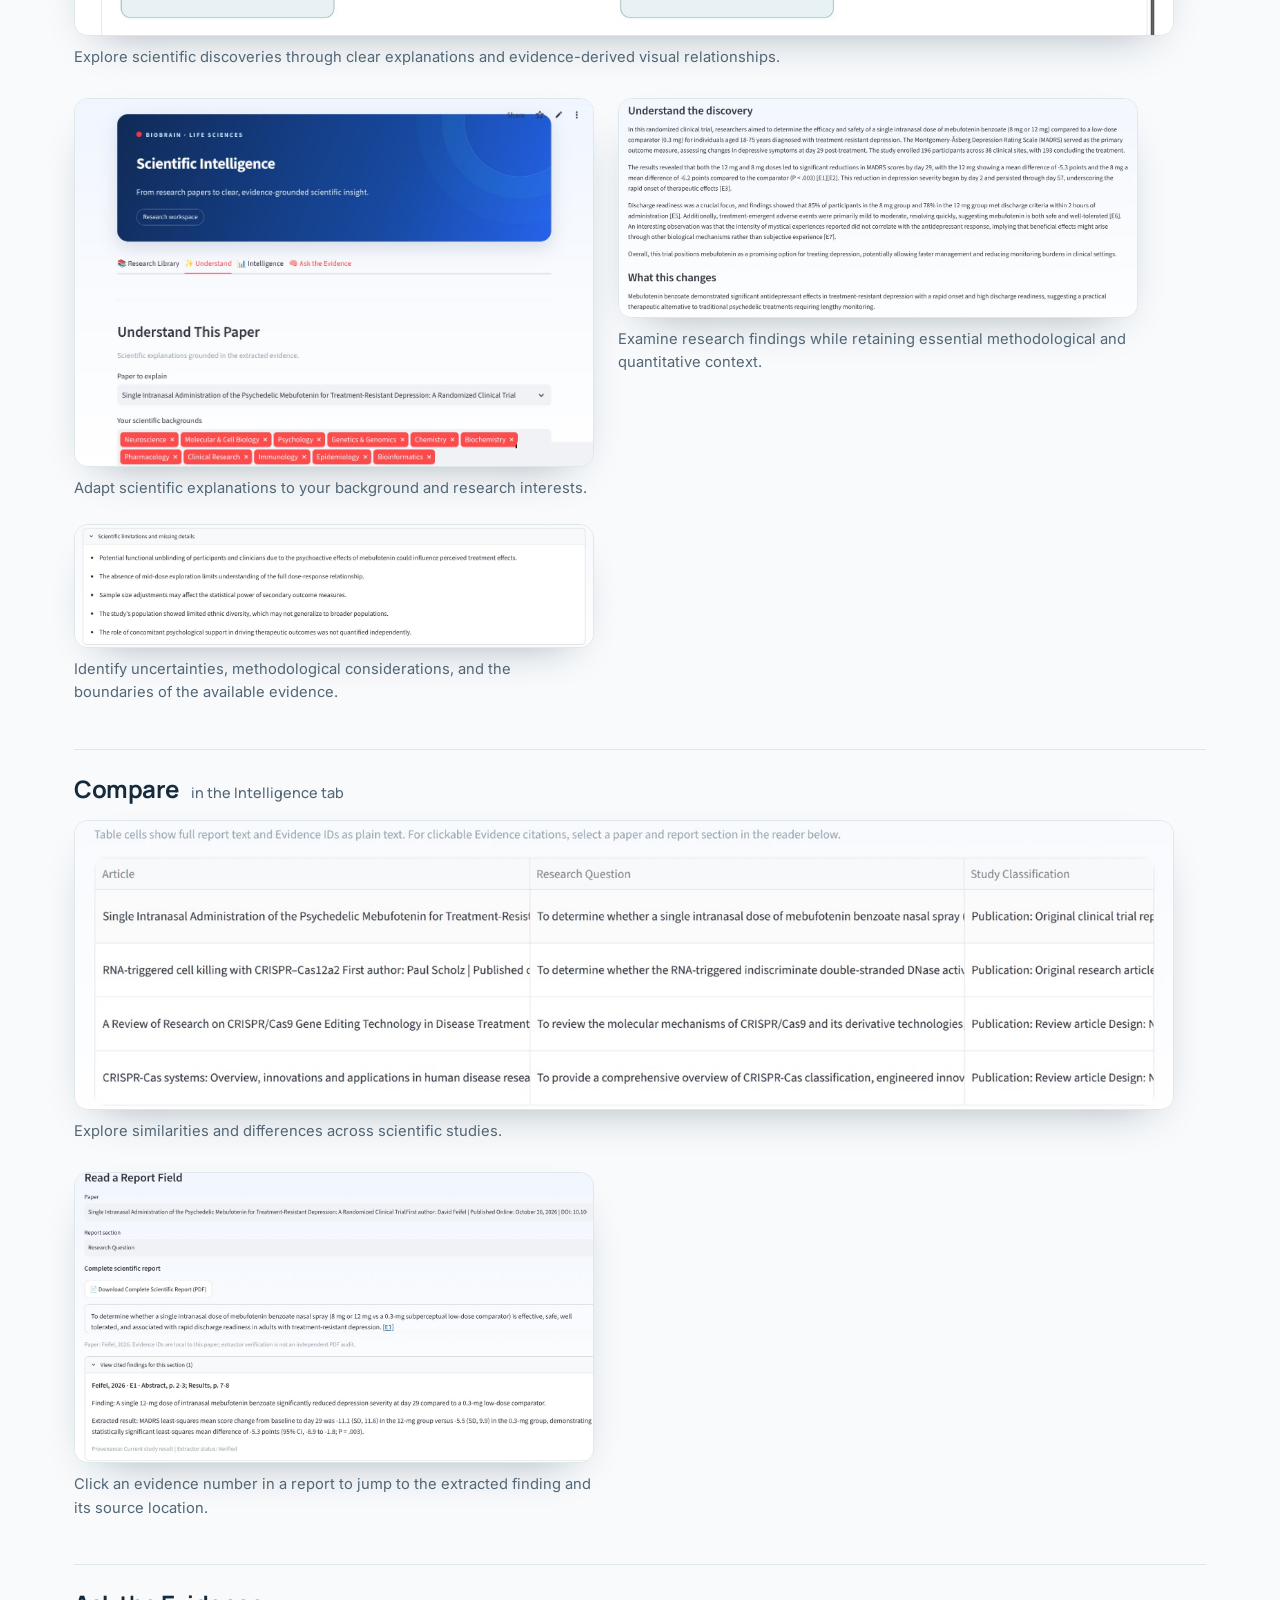
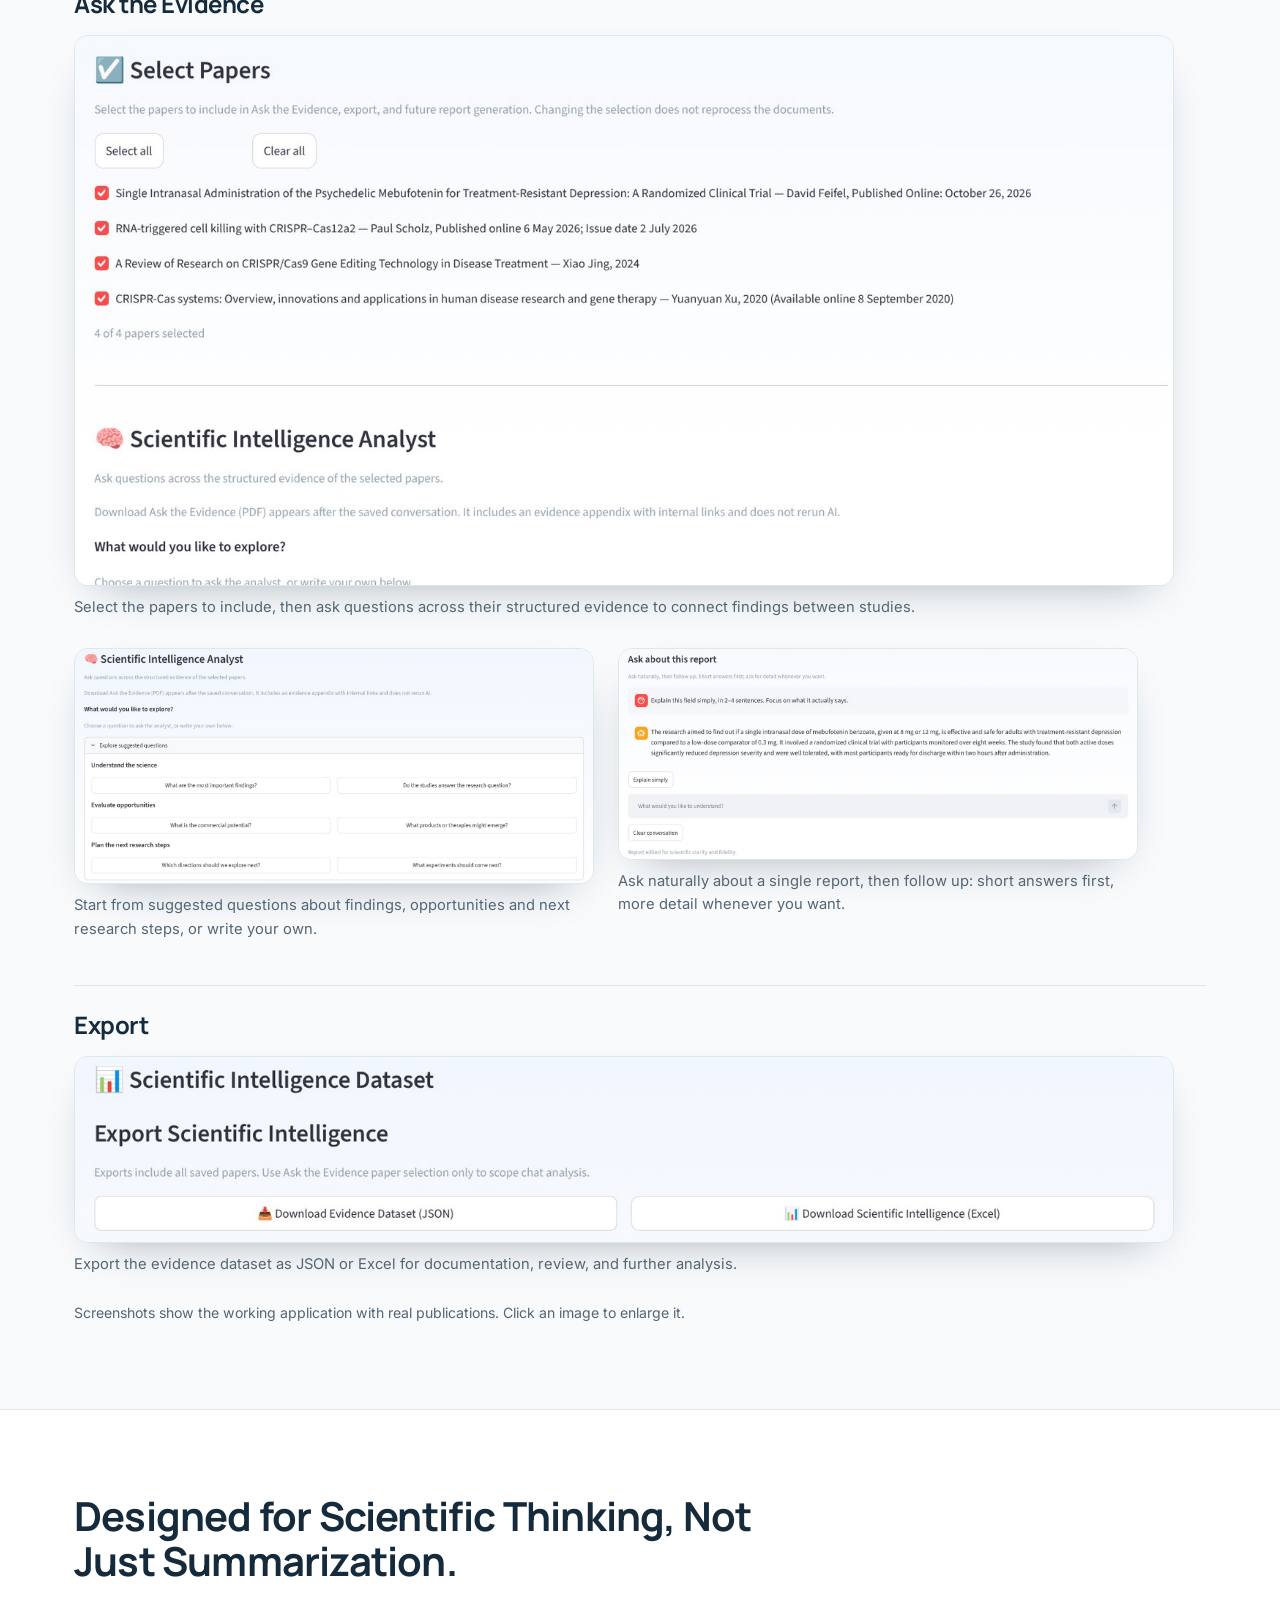
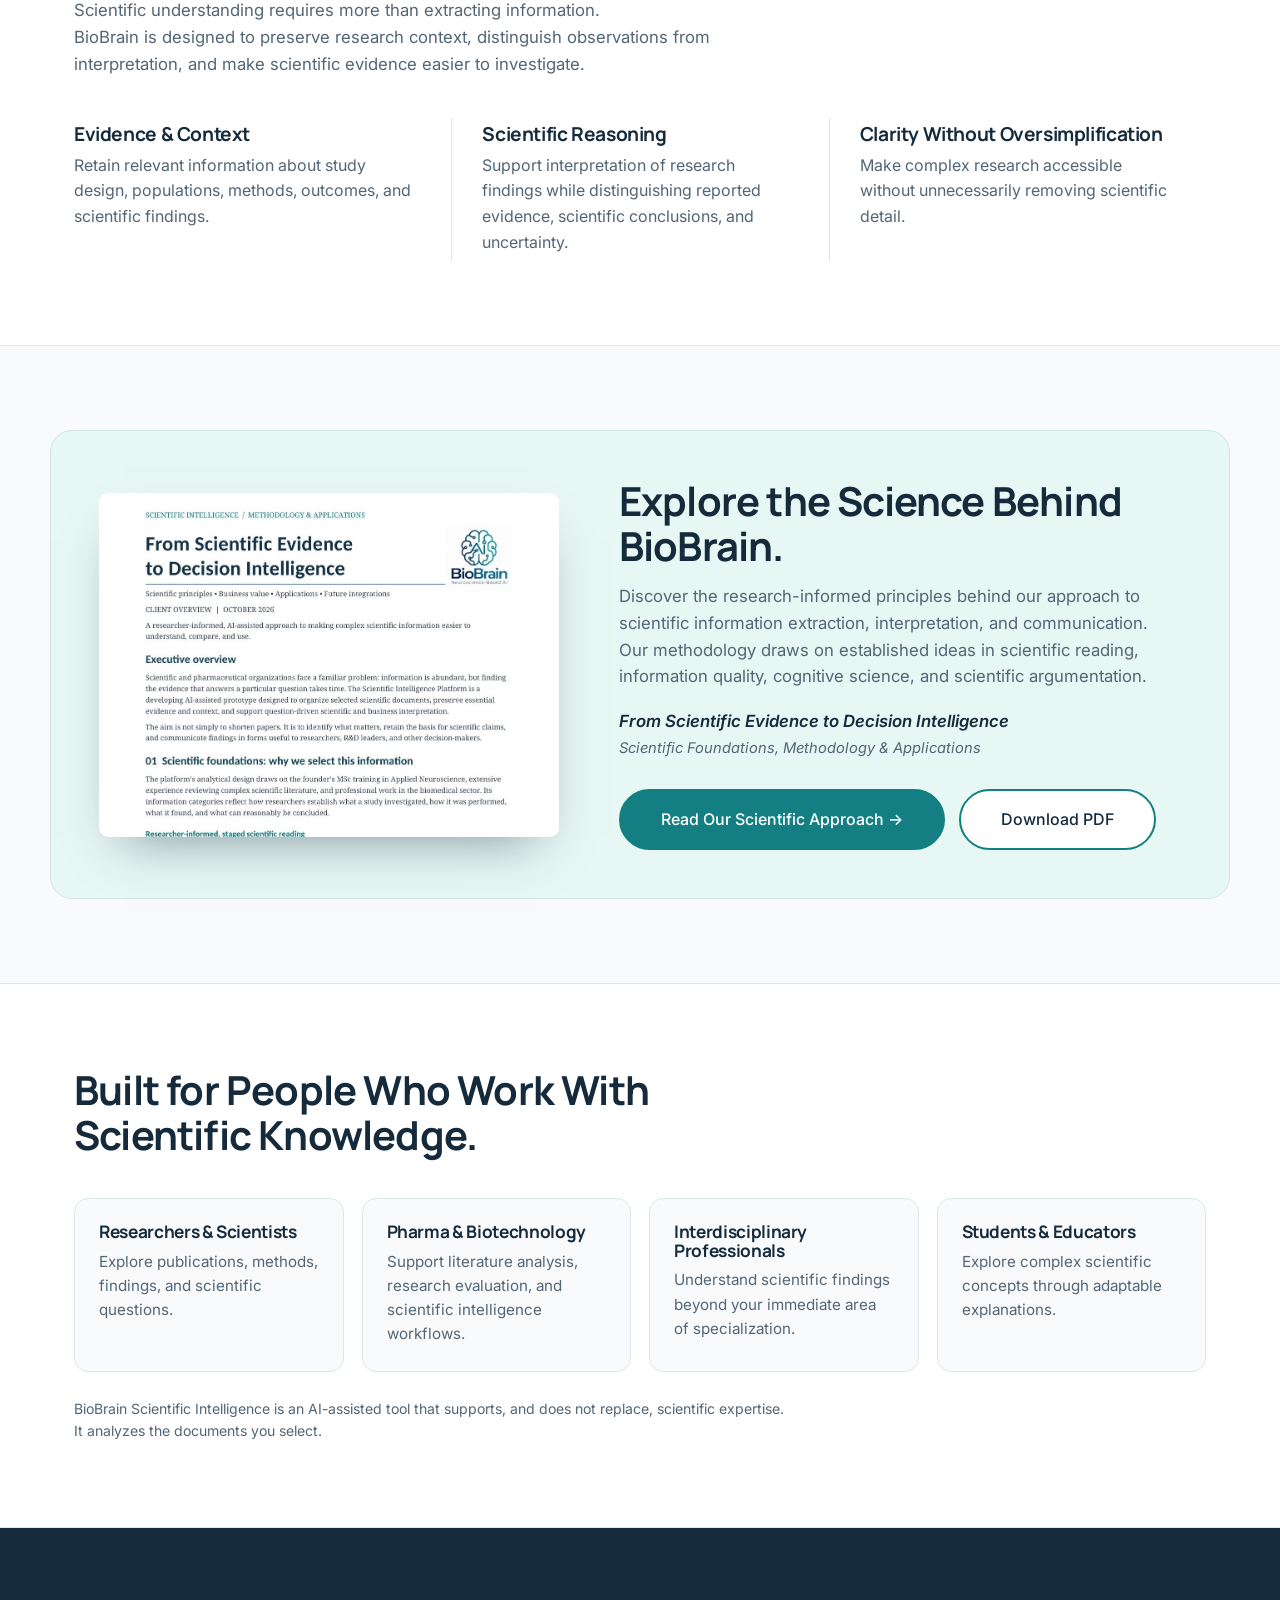
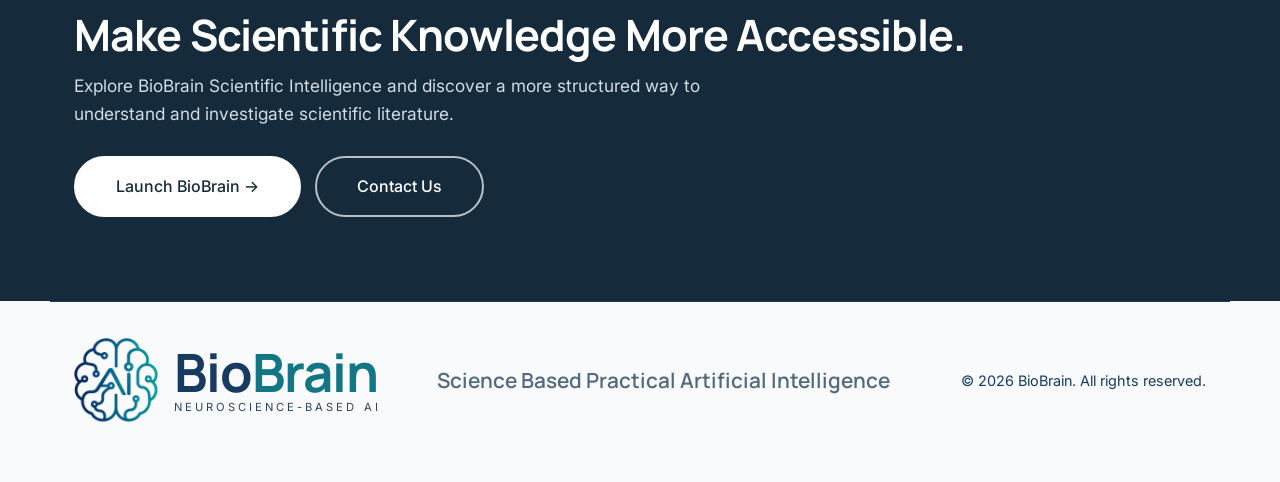
<file: scientific-intelligence.html>
<!doctype html>
<html lang="en">
<head>
<meta charset="utf-8">
<meta name="viewport" content="width=device-width, initial-scale=1">
<title>BioBrain Scientific Intelligence | AI-Powered Research Analysis</title>
<meta name="description" content="Explore BioBrain Scientific Intelligence, an AI-powered platform for scientific literature analysis, research understanding, evidence comparison, and scientific exploration.">
<meta property="og:url" content="https://biobrainscience.com/scientific-intelligence.html">
<meta property="og:site_name" content="BioBrain">
<meta property="og:image" content="https://biobrainscience.com/images/og-image.jpg">
<meta property="og:image:width" content="1200">
<meta property="og:image:height" content="630">
<meta name="twitter:card" content="summary_large_image">
<meta name="twitter:image" content="https://biobrainscience.com/images/og-image.jpg">
<link rel="canonical" href="https://biobrainscience.com/scientific-intelligence.html">
<link rel="preconnect" href="https://fonts.googleapis.com">
<link rel="preconnect" href="https://fonts.gstatic.com" crossorigin>
<link href="https://fonts.googleapis.com/css2?family=Manrope:wght@600;700;800&family=Inter:wght@400;500;600&display=swap" rel="stylesheet">
<meta property="og:title" content="BioBrain Scientific Intelligence | AI-Powered Research Analysis">
<meta property="og:description" content="An AI-powered platform for scientific literature analysis, research understanding, evidence comparison, and scientific exploration.">
<meta property="og:type" content="website">
<link rel="icon" href="images/logo.png" type="image/png">
<link rel="stylesheet" href="style.css">
</head>
<body class="si-page">
<a class="skip-link" href="#main">Skip to content</a>

<header class="nav">
  <div class="nav-inner">
    <a class="logo" href="index.html" aria-label="BioBrain home">
      <img src="images/logo.png" alt="BioBrain">
      <div class="logo-text"><b>Bio<span>Brain</span></b><small>Neuroscience-Based AI</small></div>
    </a>
    <button class="menu-btn" aria-label="Menu" aria-expanded="false"><span></span><span></span><span></span></button>
    <nav id="menu" aria-label="Main">
      <ul>
        <li><a href="index.html">Home</a></li>
        <li><a href="about.html">About</a></li>
        <li><a href="ai-solutions.html">AI Solutions</a></li>
        <li><a href="scientific-intelligence.html" class="active" aria-current="page">Scientific Intelligence</a></li>
        <li><a href="blog.html">Blog</a></li>
        <li><a href="contact.html">Contact</a></li>
      </ul>
    </nav>
  </div>
</header>

<main id="main">
  <section class="si-hero">
    <div class="wrap si-hero-grid">
      <div class="si-hero-copy reveal">
        <div class="si-eyebrow">Scientific Intelligence Platform</div>
        <h1>From Scientific Papers to Deeper Understanding.</h1>
        <p class="lead">Transform complex scientific literature into structured evidence, accessible explanations, and meaningful research insights.</p>
        <p>BioBrain helps researchers and professionals understand findings, explore scientific relationships, compare studies, and investigate research questions through an AI-powered workspace.</p>
        <div class="si-cta-row"><a class="btn primary" data-app href="https://biobrain-scientific-intelligence.onrender.com/" target="_blank" rel="noopener noreferrer">Launch BioBrain <span aria-hidden="true">&rarr;</span></a><a class="btn ghost" href="#features">Explore Features</a></div>
      </div>
      <div class="si-frame reveal" aria-label="BioBrain Scientific Intelligence application">
        <div class="si-bar"><i></i><i></i><i></i><span>BioBrain Scientific Intelligence</span></div>
        <img src="images/si-understand.jpg" alt="The Understand tab of BioBrain Scientific Intelligence, showing paper selection and the user's scientific backgrounds" width="1226" height="869">
      </div>
    </div>
    <div class="wrap"><div class="si-sub" role="navigation" aria-label="On this page"><a href="#features">Features</a><a href="#how">How It Works</a><a href="#showcase">Showcase</a><a href="#approach">Scientific Approach</a><a data-app href="https://biobrain-scientific-intelligence.onrender.com/" target="_blank" rel="noopener noreferrer">Launch App</a></div></div>
  </section>

  <section class="si-sec" id="features">
    <div class="wrap">
      <div class="si-head reveal"><h2>One Workspace. Multiple Ways to Explore Science.</h2><p>BioBrain brings scientific evidence extraction, interpretation, comparison, and exploration into one integrated research environment.</p></div>
      <div class="si-feat">
        <article class="si-card reveal"><svg viewBox="0 0 48 48" aria-hidden="true"><path d="M6 12c6-3 12-3 18 1v24c-6-4-12-4-18-1zM42 12c-6-3-12-3-18 1v24c6-4 12-4 18-1z"/></svg><h3>Understand</h3><p class="k">Go Beyond the Abstract</p><p>Explore scientific discoveries through explanations adapted to your scientific background and familiarity with the topic.</p><p>Understand study methods, findings, scientific relationships, and limitations without losing essential research context.</p></article>
        <article class="si-card reveal"><svg viewBox="0 0 48 48" aria-hidden="true"><path d="M24 6L6 15l18 9 18-9zM6 24l18 9 18-9M6 33l18 9 18-9"/></svg><h3>Compare</h3><p class="k">Connect Evidence Across Studies</p><p>Examine scientific findings across multiple publications.</p><p>Explore differences in research questions, methods, populations, outcomes, and reported results.</p></article>
        <article class="si-card reveal"><svg viewBox="0 0 48 48" aria-hidden="true"><path d="M8 10h32v22H22l-9 8v-8H8z"/></svg><h3>Ask the Evidence</h3><p class="k">Investigate Your Research Questions</p><p>Ask questions about the scientific literature you have uploaded, across one paper or several.</p><p>Select the papers you want to include, then ask questions that connect findings between studies.</p><p>Explore evidence-based answers, research connections, uncertainties, and potential directions for further investigation.</p></article>
        <article class="si-card reveal"><svg viewBox="0 0 48 48" aria-hidden="true"><path d="M24 6v24M14 21l10 10 10-10M8 40h32"/></svg><h3>Export</h3><p class="k">Turn Analysis Into Reusable Knowledge</p><p>Download research outputs and structured information for documentation, review, and further analysis.</p></article>
      </div>
    </div>
  </section>

  <section class="si-sec alt" id="how">
    <div class="wrap">
      <div class="si-head reveal"><h2>From Research Papers to Scientific Insight.</h2></div>
      <ol class="si-steps">
        <li class="reveal"><span class="n">01</span><h3>Upload</h3><p>Upload selected scientific research papers.</p></li>
        <li class="reveal"><span class="n">02</span><h3>Extract</h3><p>BioBrain organizes research objectives, methods, findings, and relevant scientific evidence.</p></li>
        <li class="reveal"><span class="n">03</span><h3>Explore</h3><p>Use Understand, Compare, and Ask to investigate the scientific content.</p></li>
        <li class="reveal"><span class="n">04</span><h3>Review &amp; Export</h3><p>Review the findings, examine limitations, and export research outputs.</p></li>
      </ol>
    </div>
  </section>

  <section class="si-sec" id="showcase">
    <div class="wrap">
      <div class="si-head reveal"><h2>Explore the Science Behind the Findings.</h2><p>See how BioBrain transforms complex research publications into structured, accessible scientific explanations.</p></div>
      <h3 class="si-grp">Understand</h3>
      <div class="si-panel" id="p-u">
        <div class="si-gal">
          <figure class="shot feat"><button type="button" class="zoom" data-src="images/si-bigidea.jpg" data-alt="The big idea and a diagram of evidence-derived scientific relationships for a clinical trial" aria-label="Enlarge: The big idea and a diagram of evidence-derived scientific relationships for a clinical trial"><img src="images/si-bigidea.jpg" alt="The big idea and a diagram of evidence-derived scientific relationships for a clinical trial" loading="lazy" width="1500" height="783"></button><figcaption>Explore scientific discoveries through clear explanations and evidence-derived visual relationships.</figcaption></figure>
          <div class="si-side">
            <figure class="shot"><button type="button" class="zoom" data-src="images/si-understand.jpg" data-alt="Understand tab: selecting a paper and scientific backgrounds" aria-label="Enlarge: Understand tab: selecting a paper and scientific backgrounds"><img src="images/si-understand.jpg" alt="Understand tab: selecting a paper and scientific backgrounds" loading="lazy" width="1226" height="869"></button><figcaption>Adapt scientific explanations to your background and research interests.</figcaption></figure>
            <figure class="shot"><button type="button" class="zoom" data-src="images/si-discovery.jpg" data-alt="Understand the discovery: a plain explanation of a trial's design and results with evidence references" aria-label="Enlarge: Understand the discovery: a plain explanation of a trial's design and results with evidence references"><img src="images/si-discovery.jpg" alt="Understand the discovery: a plain explanation of a trial's design and results with evidence references" loading="lazy" width="1500" height="631"></button><figcaption>Examine research findings while retaining essential methodological and quantitative context.</figcaption></figure>
            <figure class="shot"><button type="button" class="zoom" data-src="images/si-limitations.jpg" data-alt="Scientific limitations and missing details: a list of study limitations extracted for the paper" aria-label="Enlarge: scientific limitations"><img src="images/si-limitations.jpg" alt="Scientific limitations and missing details: a list of study limitations extracted for the paper" loading="lazy" width="1500" height="351"></button><figcaption>Identify uncertainties, methodological considerations, and the boundaries of the available evidence.</figcaption></figure>
          </div>
        </div>
      </div>
      <h3 class="si-grp">Compare <span class="si-sub-t">in the Intelligence tab</span></h3>
      <div class="si-panel" id="p-c">
        <div class="si-gal"><figure class="shot feat"><button type="button" class="zoom" data-src="images/si-compare.jpg" data-alt="A table comparing four papers by article, research question and study classification" aria-label="Enlarge: comparison table"><img src="images/si-compare.jpg" alt="A table comparing four papers by article, research question and study classification" loading="lazy" width="1500" height="394"></button><figcaption>Explore similarities and differences across scientific studies.</figcaption></figure>
          <div class="si-side"><figure class="shot"><button type="button" class="zoom" data-src="images/si-evidence.jpg" data-alt="Read a report field: a research question with a linked evidence number and the extracted finding behind it" aria-label="Enlarge: report field with linked evidence"><img src="images/si-evidence.jpg" alt="Read a report field: a research question with a linked evidence number and the extracted finding behind it" loading="lazy" width="1500" height="839"></button><figcaption>Click an evidence number in a report to jump to the extracted finding and its source location.</figcaption></figure></div></div>
      </div>
      <h3 class="si-grp">Ask the Evidence</h3>
      <div class="si-panel" id="p-a">
        <div class="si-gal">
          <figure class="shot feat"><button type="button" class="zoom" data-src="images/si-ask-evidence.jpg" data-alt="Ask the Evidence: selecting papers and the Scientific Intelligence Analyst with suggested questions" aria-label="Enlarge: Ask the Evidence: selecting papers and the Scientific Intelligence Analyst with suggested questions"><img src="images/si-ask-evidence.jpg" alt="Ask the Evidence: selecting papers and the Scientific Intelligence Analyst with suggested questions" loading="lazy" width="1500" height="750"></button><figcaption>Select the papers to include, then ask questions across their structured evidence to connect findings between studies.</figcaption></figure>
          <div class="si-side">
            <figure class="shot"><button type="button" class="zoom" data-src="images/si-ask-questions.jpg" data-alt="Suggested questions to ask the analyst across the selected papers" aria-label="Enlarge: Suggested questions to ask the analyst across the selected papers"><img src="images/si-ask-questions.jpg" alt="Suggested questions to ask the analyst across the selected papers" loading="lazy" width="1500" height="679"></button><figcaption>Start from suggested questions about findings, opportunities and next research steps, or write your own.</figcaption></figure>
            <figure class="shot"><button type="button" class="zoom" data-src="images/si-ask-qa.jpg" data-alt="Ask about this report: a question and a short answer, with a box for follow-up questions" aria-label="Enlarge: Ask about this report: a question and a short answer, with a box for follow-up questions"><img src="images/si-ask-qa.jpg" alt="Ask about this report: a question and a short answer, with a box for follow-up questions" loading="lazy" width="1500" height="608"></button><figcaption>Ask naturally about a single report, then follow up: short answers first, more detail whenever you want.</figcaption></figure>
          </div>
        </div>
      </div>
      <h3 class="si-grp">Export</h3>
      <div class="si-panel" id="p-e">
        <div class="si-gal one"><figure class="shot feat"><button type="button" class="zoom" data-src="images/si-export.jpg" data-alt="Export Scientific Intelligence: download the evidence dataset as JSON or Excel" aria-label="Enlarge: Export Scientific Intelligence: download the evidence dataset as JSON or Excel"><img src="images/si-export.jpg" alt="Export Scientific Intelligence: download the evidence dataset as JSON or Excel" loading="lazy" width="1500" height="252"></button><figcaption>Export the evidence dataset as JSON or Excel for documentation, review, and further analysis.</figcaption></figure></div>
      </div>
      <p class="si-note reveal">Screenshots show the working application with real publications. Click an image to enlarge it.</p>
    </div>
  </section>

  <section class="si-sec alt" id="approach">
    <div class="wrap">
      <div class="si-head reveal"><h2>Designed for Scientific Thinking, Not Just Summarization.</h2><p>Scientific understanding requires more than extracting information.</p><p>BioBrain is designed to preserve research context, distinguish observations from interpretation, and make scientific evidence easier to investigate.</p></div>
      <div class="si-three">
        <article class="reveal"><h3>Evidence &amp; Context</h3><p>Retain relevant information about study design, populations, methods, outcomes, and scientific findings.</p></article>
        <article class="reveal"><h3>Scientific Reasoning</h3><p>Support interpretation of research findings while distinguishing reported evidence, scientific conclusions, and uncertainty.</p></article>
        <article class="reveal"><h3>Clarity Without Oversimplification</h3><p>Make complex research accessible without unnecessarily removing scientific detail.</p></article>
      </div>
    </div>
  </section>

  <section class="si-sec" id="foundations">
    <div class="wrap si-doc reveal">
      <a class="si-cover" href="documents/biobrain-scientific-intelligence-overview.pdf" target="_blank" rel="noopener noreferrer" aria-label="Open the PDF: From Scientific Evidence to Decision Intelligence"><img src="images/si-pdf-cover.jpg" alt="First page of the PDF From Scientific Evidence to Decision Intelligence" width="1105" height="826" loading="lazy"></a>
      <div>
        <h2>Explore the Science Behind BioBrain.</h2>
        <p>Discover the research-informed principles behind our approach to scientific information extraction, interpretation, and communication.</p>
        <p>Our methodology draws on established ideas in scientific reading, information quality, cognitive science, and scientific argumentation.</p>
        <p class="doc-t"><b>From Scientific Evidence to Decision Intelligence</b><span>Scientific Foundations, Methodology &amp; Applications</span></p>
        <div class="si-cta-row"><a class="btn primary" href="documents/biobrain-scientific-intelligence-overview.pdf" target="_blank" rel="noopener noreferrer">Read Our Scientific Approach <span aria-hidden="true">&rarr;</span></a><a class="btn ghost" href="documents/biobrain-scientific-intelligence-overview.pdf" download>Download PDF</a></div>
      </div>
    </div>
  </section>

  <section class="si-sec alt">
    <div class="wrap">
      <div class="si-head reveal"><h2>Built for People Who Work With Scientific Knowledge.</h2></div>
      <div class="si-aud">
        <article class="reveal"><h3>Researchers &amp; Scientists</h3><p>Explore publications, methods, findings, and scientific questions.</p></article>
        <article class="reveal"><h3>Pharma &amp; Biotechnology</h3><p>Support literature analysis, research evaluation, and scientific intelligence workflows.</p></article>
        <article class="reveal"><h3>Interdisciplinary Professionals</h3><p>Understand scientific findings beyond your immediate area of specialization.</p></article>
        <article class="reveal"><h3>Students &amp; Educators</h3><p>Explore complex scientific concepts through adaptable explanations.</p></article>
      </div>
      <p class="si-note reveal">BioBrain Scientific Intelligence is an AI-assisted tool that supports, and does not replace, scientific expertise. It analyzes the documents you select.</p>
    </div>
  </section>

  <section class="si-final">
    <div class="wrap reveal">
      <h2>Make Scientific Knowledge More Accessible.</h2>
      <p>Explore BioBrain Scientific Intelligence and discover a more structured way to understand and investigate scientific literature.</p>
      <div class="si-cta-row"><a class="btn light" data-app href="https://biobrain-scientific-intelligence.onrender.com/" target="_blank" rel="noopener noreferrer">Launch BioBrain <span aria-hidden="true">&rarr;</span></a><a class="btn outline" href="contact.html">Contact Us</a></div>
    </div>
  </section>
</main>
<dialog id="lb" class="si-lb" aria-label="Enlarged screenshot"><form method="dialog"><button class="x" aria-label="Close">&times;</button></form><img alt=""></dialog>

<footer>
  <a class="logo" href="index.html">
      <img src="images/logo.png" alt="BioBrain">
      <div class="logo-text"><b>Bio<span>Brain</span></b><small>Neuroscience-Based AI</small></div>
    </a>
  <div class="tag">Science Based Practical Artificial Intelligence</div>
  <div class="copy"><p>© 2026 BioBrain. All rights reserved.</p></div>
</footer>

<script src="script.js"></script>

<script>
(function(){var tabs=[].slice.call(document.querySelectorAll('.si-tabs [role=tab]'));
function sel(t){tabs.forEach(function(x){var on=x===t;x.setAttribute('aria-selected',on);document.getElementById(x.getAttribute('aria-controls')).hidden=!on})}
tabs.forEach(function(t,i){t.addEventListener('click',function(){sel(t)});t.addEventListener('keydown',function(e){var n=e.key==='ArrowRight'?1:e.key==='ArrowLeft'?-1:0;if(n){var x=tabs[(i+n+tabs.length)%tabs.length];x.focus();sel(x)}})});
var lb=document.getElementById('lb'),li=lb.querySelector('img');
document.querySelectorAll('.zoom').forEach(function(b){b.addEventListener('click',function(){li.src=b.dataset.src;li.alt=b.dataset.alt;if(lb.showModal)lb.showModal()})});
lb.addEventListener('click',function(e){if(e.target===lb)lb.close()});})();
</script>
</body>
</html>
</file>
<file: style.css>
/* ===== Design tokens: change colours here ===== */
:root{
  --navy:#173B60;
  --teal:#168C9B;
  --teal-dark:#127684;
  --ink:#2d4560;
  --muted:#53697F;
  --bg:#F5F9FA;
  --card:#eaf0f4;
  --line:#c9d7e3;
  --radius:20px;
  --maxw:1180px;
  --royal:#2864B4;
  --sage:#91AD9D;
  --coral:#E68B72;
  --white:#FFFFFF;
}
*{box-sizing:border-box;margin:0;padding:0}
html{scroll-behavior:smooth}
body{font-family:'Inter','Arial',sans-serif;color:var(--ink);background:var(--bg);line-height:1.6;-webkit-font-smoothing:antialiased}
h1,h2,h3,h4{font-family:'Manrope','Arial',sans-serif;color:var(--navy);line-height:1.08;letter-spacing:-.02em}
a{color:inherit;text-decoration:none}
.wrap{max-width:var(--maxw);margin:0 auto;padding:0 24px}
.eyebrow{display:flex;align-items:center;gap:14px;font-size:.78rem;letter-spacing:.2em;text-transform:uppercase;color:var(--navy);font-weight:500}
.eyebrow::after{content:"";width:60px;height:1px;background:var(--navy)}

/* ===== Navigation ===== */
header.nav{position:fixed;top:14px;left:0;right:0;z-index:50}
.nav-inner{max-width:var(--maxw);margin:0 16px;padding:10px 22px;display:flex;align-items:center;justify-content:space-between;gap:20px;
  background:rgba(255,255,255,.78);backdrop-filter:blur(14px);-webkit-backdrop-filter:blur(14px);border-radius:24px;box-shadow:0 8px 30px rgba(18,54,95,.1)}
@media(min-width:1230px){.nav-inner{margin-inline:auto}}
.logo{display:flex;align-items:center;gap:12px}
.logo img{height:56px;width:auto;display:block}
.logo-text{display:inline-flex;flex-direction:column;align-items:flex-start;gap:5px}
.logo b{display:block;font-family:'Manrope','Arial',sans-serif;font-size:2.3rem;font-weight:700;color:var(--navy);line-height:.95;letter-spacing:-.02em;white-space:nowrap}
.logo b span{color:var(--teal-dark)}
.logo small{display:block;font-size:.56rem;letter-spacing:.14em;text-transform:uppercase;color:var(--ink);white-space:nowrap;line-height:1}
@media(max-width:600px){.logo img{height:44px}.logo b{font-size:1.75rem}.logo small{font-size:.44rem}}
nav ul{display:flex;gap:26px;list-style:none}
nav a{font-size:.75rem;letter-spacing:.16em;text-transform:uppercase;color:var(--navy);padding:6px 0;border-bottom:1px solid transparent;transition:border-color .2s}
nav a:hover,nav a.active{border-color:var(--navy)}
.menu-btn{display:none;background:none;border:0;cursor:pointer;padding:6px}
.menu-btn span{display:block;width:26px;height:2px;background:var(--navy);margin:6px 0;border-radius:2px}
@media(max-width:1000px){
  .menu-btn{display:block}
  nav{position:absolute;top:calc(100% + 8px);left:16px;right:16px;background:rgba(255,255,255,.97);border-radius:20px;box-shadow:0 12px 30px rgba(18,54,95,.15);display:none;padding:18px 24px}
  nav.open{display:block}
  nav ul{flex-direction:column;gap:14px}
}

/* ===== Home hero ===== */
.hero{position:relative;min-height:84vh;display:flex;align-items:center;overflow:hidden;padding:150px 0 90px;
  background-color:#e3edf6;
  background-image:linear-gradient(90deg,rgba(244,248,251,.55) 0%,rgba(244,248,251,.15) 45%,rgba(244,248,251,0) 65%),url('images/hero.jpg');
  background-size:cover;background-position:center right;background-repeat:no-repeat}
.wrap.wide{max-width:1440px;padding:0 clamp(20px,5vw,72px)}
.hero .wrap{position:relative;z-index:2;width:100%}
.hero .kicker{color:var(--teal-dark);font-weight:500;text-transform:uppercase;font-size:.8rem;letter-spacing:.3em}
.hero h1{font-size:clamp(2.5rem,6vw,5.25rem);font-weight:800;text-transform:uppercase;margin:18px 0 26px;letter-spacing:-.035em;line-height:.98}
.hero p.lead{font-family:'Manrope','Arial',sans-serif;font-size:clamp(1.05rem,1.8vw,1.35rem);max-width:620px;font-weight:400;color:var(--ink)}
.hero .btn{display:inline-flex;align-items:center;gap:12px;font-size:.78rem;letter-spacing:.2em;text-transform:uppercase;padding:18px 36px}
.hero .btn.primary{background:var(--teal-dark);border-color:var(--teal-dark)}
.hero .btn.ghost{border-color:var(--teal-dark);color:var(--navy);background:rgba(255,255,255,.45)}
@media(max-width:800px){.hero{background-position:70% center;background-image:linear-gradient(90deg,rgba(244,248,251,.8) 0%,rgba(244,248,251,.4) 60%,rgba(244,248,251,.1) 100%),url('images/hero.jpg')}}

body.home .nav-inner{max-width:1408px}

/* ===== Buttons ===== */
.btns{display:flex;gap:18px;flex-wrap:wrap;margin-top:44px}
.btn{display:inline-block;padding:16px 40px;border-radius:999px;font-weight:500;font-size:1rem;transition:transform .15s,box-shadow .15s;border:2px solid var(--teal)}
.btn.primary{background:var(--teal);color:#fff}
.btn.ghost{background:rgba(255,255,255,.7);color:var(--teal-dark)}
.btn:hover{transform:translateY(-2px);box-shadow:0 8px 20px rgba(27,179,201,.3)}

/* ===== Cards (home) ===== */
.strip{padding:56px 0 0;background:linear-gradient(180deg,#e3edf6,var(--bg) 70%)}
.tagline{font-family:'Manrope','Arial',sans-serif;font-weight:600;font-size:1.05rem;color:var(--ink);margin-top:34px}
.tagline i{color:var(--teal);font-style:normal;margin:0 6px}
.cards{display:grid;grid-template-columns:repeat(4,1fr);gap:26px;padding-bottom:80px}
@media(max-width:1020px){.cards{grid-template-columns:repeat(2,1fr)}}
@media(max-width:600px){.cards{grid-template-columns:1fr}}
.card{background:var(--card);border:1px solid var(--navy);border-radius:var(--radius);padding:30px 30px 34px;display:flex;flex-direction:column;transition:transform .2s,box-shadow .2s}
.card:hover{transform:translateY(-4px);box-shadow:0 14px 34px rgba(18,54,95,.14)}
.card .img{width:100%;aspect-ratio:3/4;border-radius:6px;margin-bottom:28px;background-size:cover;background-position:center;background-repeat:no-repeat}
.card h3{font-size:clamp(1.5rem,2.1vw,1.95rem);font-weight:700;margin-bottom:14px;line-height:1.1}
.card p{color:var(--muted);font-size:1rem;font-weight:500}
/* Card pictures (files are in the images folder) */
.i1{background-color:#d9f1f7;background-image:url('images/card-ai-solutions.jpg')}
.i2{background-color:#fde4dc;background-image:url('images/card-scientific-intelligence.jpg')}
.i3{background-color:#c8f1ef;background-image:url('images/card-humans-ai.jpg')}
.i4{background-color:#cfe1ef;background-image:url('images/card-founder.jpg')}

/* ===== Inner pages ===== */
.page-hero{padding:150px 0 70px;background:
    radial-gradient(700px 400px at 90% 30%,rgba(27,179,201,.3),transparent 60%),
    linear-gradient(120deg,#f5f9fc 35%,#cfe2f1 100%)}
/* Banner picture: .page-hero{background-image:url('images/about-banner.jpg');background-size:cover;background-position:right center} */
.page-hero h1{font-size:clamp(2.6rem,6vw,4.6rem);font-weight:800;margin:20px 0 18px}
.page-hero .name{font-family:'Manrope','Arial',sans-serif;font-size:clamp(1.4rem,2.6vw,2rem);color:var(--navy);margin-bottom:22px}
.page-hero .sub{max-width:620px;font-size:1.15rem}
.tags{font-size:.82rem;letter-spacing:.2em;text-transform:uppercase;color:var(--navy);line-height:2}
.tags i{font-style:normal;margin:0 12px;opacity:.6}
section.block{padding:90px 0;border-top:1px solid var(--navy)}
.two{display:grid;grid-template-columns:5fr 7fr;gap:60px;align-items:start}
@media(max-width:860px){.two{grid-template-columns:1fr;gap:30px}}
.two h2{font-size:clamp(2rem,4.2vw,3.2rem);font-weight:700;margin-top:18px}
.copy p{font-size:1.08rem;margin-bottom:22px}

.focus{list-style:none;border-top:1px solid var(--line)}
.focus li{display:grid;grid-template-columns:70px 1fr 1.3fr;gap:24px;align-items:center;padding:22px 0;border-bottom:1px solid var(--line)}
.focus svg{width:56px;height:56px;stroke:#4a86b8;fill:none;stroke-width:2.4;stroke-linecap:round;stroke-linejoin:round}
.focus h4{font-size:1.1rem;font-weight:600;line-height:1.25}
.focus p{font-size:.95rem;color:var(--muted)}
@media(max-width:700px){.focus li{grid-template-columns:56px 1fr;gap:6px 16px}.focus li p{grid-column:2}}

.timeline{list-style:none;position:relative;padding-left:46px}
.timeline::before{content:"";position:absolute;left:5px;top:10px;bottom:10px;width:1px;background:var(--line)}
.timeline li{position:relative;padding-bottom:34px;display:grid;grid-template-columns:40px 1fr;gap:16px;align-items:start}
.tl-icon{width:38px;height:38px;stroke:#4a86b8;fill:none;stroke-width:2.4;stroke-linecap:round;stroke-linejoin:round;margin-top:2px}
.timeline li::before{content:"";position:absolute;left:-46px;top:9px;width:11px;height:11px;border-radius:50%;background:#4a86b8}
.timeline h4{font-size:1.2rem;font-weight:600}
.timeline .where{margin-bottom:6px}
.timeline p{color:var(--muted);font-size:.98rem}

.vision{padding:76px 0 84px;border-top:1px solid var(--navy);
  background:linear-gradient(120deg,#F5F9FA 30%,#d3e3f1 100%)}
.vision h2{font-size:clamp(2rem,4.6vw,3.4rem);font-weight:700;max-width:560px;margin:18px 0 22px}
.vision p{max-width:520px;font-size:1.1rem}

.soon{padding:90px 0 120px;border-top:1px solid var(--navy)}
.soon p{max-width:560px;font-size:1.1rem;margin-bottom:30px}

/* ===== Footer ===== */
footer{border-top:1px solid var(--navy);margin:0 auto;max-width:var(--maxw);padding:36px 24px 60px;display:grid;grid-template-columns:1fr 2fr 1fr;gap:24px;align-items:center}
footer .logo{gap:16px}
footer .logo img{height:84px;width:auto}
footer .logo b{font-size:3.3rem}
footer .logo small{font-size:.7rem}
@media(max-width:600px){footer .logo img{height:64px}footer .logo b{font-size:2.5rem}footer .logo small{font-size:.56rem}}
footer .tag{font-family:'Manrope','Arial',sans-serif;font-weight:600;font-size:1.3rem;color:var(--muted);text-align:center}
footer .copy{font-size:.9rem;text-align:right;color:var(--navy)}
footer .copy p{margin:0;font-size:.9rem}
@media(max-width:800px){footer{grid-template-columns:1fr}footer .tag,footer .copy{text-align:left}}

/* ===== Reveal on scroll ===== */
.reveal{opacity:0;transform:translateY(18px);transition:opacity .7s ease,transform .7s ease}
.reveal.in{opacity:1;transform:none}
@media(prefers-reduced-motion:reduce){.reveal{opacity:1;transform:none;transition:none}html{scroll-behavior:auto}}

/* ===== Accessibility ===== */
.skip-link{position:absolute;left:12px;top:-60px;background:var(--navy);color:#fff;padding:10px 16px;border-radius:8px;z-index:100;font-size:.9rem}
.skip-link:focus{top:12px}
a:focus-visible,button:focus-visible{outline:3px solid var(--royal);outline-offset:3px;border-radius:6px}
.card:focus-visible{outline-offset:4px;border-radius:var(--radius)}

/* ===== About hero (text is real HTML on top of the supplied banner image) ===== */
.about-hero{min-height:560px;display:flex;align-items:center;padding:140px 0 80px;
  background-color:#dfeaf5;
  background-image:linear-gradient(90deg,rgba(245,249,250,.92) 0%,rgba(245,249,250,.75) 38%,rgba(245,249,250,0) 68%),url('images/hero-about.jpg');
  background-size:cover;background-position:center right;background-repeat:no-repeat}
.about-hero .wrap{width:100%}
@media(max-width:800px){.about-hero{min-height:0;background-position:72% center;background-image:linear-gradient(90deg,rgba(245,249,250,.92) 0%,rgba(245,249,250,.7) 70%,rgba(245,249,250,.45) 100%),url('images/hero-about.jpg')}}

/* Selected writing */
.writing{list-style:none;margin:0;padding:0}
.writing li{padding:24px 0;border-top:1px solid rgba(23,59,96,.2)}
.writing li:last-child{border-bottom:1px solid rgba(23,59,96,.2)}
.writing h4{margin:0 0 8px;color:var(--navy);font-family:'Manrope',Arial,sans-serif;font-size:1.15rem;line-height:1.35}
.writing .where{color:var(--teal-dark);font-size:.9rem;font-weight:600;margin-bottom:8px}
.writing p{margin:0;color:var(--muted)}

/* Research summary page */
.rs-meta{font-size:.82rem;letter-spacing:.18em;text-transform:uppercase;color:var(--navy);margin-top:26px}
.rs-meta i{font-style:normal;margin:0 10px;opacity:.6}
.rs-head{max-width:820px;margin-bottom:34px}
.rs-head h2{font-size:clamp(2rem,4.2vw,3.2rem);font-weight:700;margin:18px 0 18px}
.rs-head p{font-size:1.08rem}
.rs-fig{margin:0;background:#fff;border:1px solid rgba(23,59,96,.18);border-radius:16px;padding:clamp(12px,2vw,28px);box-shadow:0 10px 30px rgba(23,59,96,.07)}
.rs-fig img{display:block;width:100%;max-width:900px;height:auto;margin:0 auto}
.rs-fig figcaption{font-size:.88rem;color:var(--muted);text-align:center;margin-top:14px}
.rs-grid{display:grid;grid-template-columns:repeat(4,1fr);gap:22px}
@media(max-width:1100px){.rs-grid{grid-template-columns:repeat(2,1fr)}}
@media(max-width:620px){.rs-grid{grid-template-columns:1fr}}
.rs-card{background:#fff;border:1px solid rgba(23,59,96,.18);border-radius:14px;padding:26px 24px}
.rs-card h3{font-family:'Manrope',Arial,sans-serif;color:var(--navy);font-size:1.15rem;margin:0 0 10px}
.rs-card p{margin:0;font-size:1rem;color:var(--muted)}
.rs-list{list-style:none;margin:0;padding:0;counter-reset:rs}
.rs-list li{counter-increment:rs;position:relative;padding:20px 0 20px 56px;border-top:1px solid rgba(23,59,96,.2);font-size:1.08rem}
.rs-list li:last-child{border-bottom:1px solid rgba(23,59,96,.2)}
.rs-list li::before{content:counter(rs);position:absolute;left:0;top:18px;width:36px;height:36px;border-radius:50%;background:var(--teal-dark);color:#fff;display:flex;align-items:center;justify-content:center;font-family:'Manrope',Arial,sans-serif;font-weight:700}
.rs-note{border-left:3px solid var(--teal);padding-left:16px;color:var(--navy)}
.rs-link{display:inline-block;margin-top:14px;margin-right:22px;font-weight:600;color:var(--teal-dark)}
.rs-link:hover{text-decoration:underline}
.vision .btns{margin-top:30px}

.rs-facts{list-style:none;display:flex;flex-wrap:wrap;gap:12px;margin:26px 0 0;padding:0}
.rs-facts li{background:#fff;border:1px solid rgba(23,59,96,.18);border-radius:999px;padding:10px 20px;font-size:.95rem;color:var(--muted)}
.rs-facts b{color:var(--teal-dark);font-family:'Manrope',Arial,sans-serif;font-size:1.1rem;margin-right:4px}
.rs-legend{display:flex;flex-wrap:wrap;gap:8px 26px;justify-content:center;margin-top:16px;font-size:.88rem;color:var(--navy)}
.rs-legend span{display:inline-flex;align-items:center;gap:8px}
.rs-legend svg{color:var(--navy)}
.rs-plain{margin-top:44px}
.rs-plain>h3{font-family:'Manrope',Arial,sans-serif;color:var(--navy);font-size:1.3rem;margin:0 0 18px}
.rs-grid.three{grid-template-columns:repeat(3,1fr)}
@media(max-width:900px){.rs-grid.three{grid-template-columns:1fr}}

.rs-grid.two{grid-template-columns:repeat(2,1fr)}
@media(max-width:700px){.rs-grid.two{grid-template-columns:1fr}}

/* AI Solutions page */
.ai-hero{background:linear-gradient(90deg,rgba(245,249,250,.97) 0%,rgba(245,249,250,.9) 38%,rgba(245,249,250,0) 66%),url('images/hero-ai.jpg') right center/cover no-repeat;padding-bottom:110px}
.ai-hero h1{max-width:640px;font-size:clamp(2.2rem,4.4vw,3.4rem)}
.ai-hero .sub{max-width:560px}
.svc-top{padding:0;margin-top:-56px;position:relative;z-index:2;border-top:0}
.svc-cards{display:grid;grid-template-columns:repeat(3,1fr);gap:20px}
@media(max-width:1000px){.svc-cards{grid-template-columns:repeat(2,1fr)}}
@media(max-width:620px){.svc-cards{grid-template-columns:1fr}.ai-hero{background-position:70% center}}
.svc-card{display:flex;gap:18px;align-items:flex-start;background:#fff;border:1px solid rgba(23,59,96,.16);border-radius:14px;padding:22px;box-shadow:0 8px 24px rgba(23,59,96,.07);transition:transform .15s,box-shadow .15s}
.svc-card:hover{transform:translateY(-3px);box-shadow:0 12px 30px rgba(23,59,96,.12)}
.svc-card svg{flex:0 0 52px;width:52px;height:52px;padding:11px;border-radius:50%;background:#e4f1f4;fill:none;stroke:var(--teal-dark);stroke-width:2.6;stroke-linecap:round;stroke-linejoin:round}
.svc-card h3{font-family:'Manrope',Arial,sans-serif;color:var(--navy);font-size:1.08rem;line-height:1.3;margin:0 0 6px}
.svc-card p{margin:0 0 10px;font-size:.95rem;color:var(--muted)}
.svc-card .more{font-weight:600;font-size:.92rem;color:var(--teal-dark)}
.svc-list{padding-top:70px}
.svc-divider{display:flex;align-items:center;gap:18px;margin-bottom:34px;font-size:.78rem;letter-spacing:.2em;text-transform:uppercase;color:var(--navy)}
.svc-divider::before,.svc-divider::after{content:"";flex:1;height:1px;background:rgba(23,59,96,.3)}
.svc-row{display:grid;grid-template-columns:90px 1fr minmax(240px,34%);gap:20px;padding:34px 0;border-top:1px solid rgba(23,59,96,.16);scroll-margin-top:110px}
.svc-row:last-child{border-bottom:1px solid rgba(23,59,96,.16)}
.svc-row .num{font-family:'Manrope',Arial,sans-serif;font-weight:700;font-size:2.4rem;color:var(--teal-dark);line-height:1}
.svc-row h3{font-family:'Manrope',Arial,sans-serif;color:var(--navy);font-size:clamp(1.4rem,2.6vw,1.9rem);margin:0 0 6px}
.svc-row .tagline-s{color:var(--teal-dark);font-weight:500;font-size:1.1rem;margin:0 0 12px}
.svc-row .body p{max-width:760px;font-size:1.05rem;margin:0 0 14px}
.svc-row .btn{margin-top:6px}
@media(max-width:560px){.svc-row{grid-template-columns:1fr;gap:8px}.svc-row .pic{grid-column:1;margin-top:10px}}
.svc-cta{padding:30px 0 100px}
.svc-cta .wrap{display:flex;gap:40px;align-items:center;justify-content:space-between;flex-wrap:wrap;background:#fff;border:1px solid rgba(23,59,96,.16);border-radius:16px;padding:36px clamp(22px,4vw,48px)}
.svc-cta h2{font-size:clamp(1.8rem,3.4vw,2.4rem);margin:14px 0 10px}
.svc-cta p{max-width:640px;margin:0}
.svc-row .pic{align-self:center}
.svc-row .pic img{display:block;width:100%;height:auto;border-radius:12px;box-shadow:0 8px 24px rgba(23,59,96,.12)}
@media(max-width:900px){.svc-row{grid-template-columns:70px 1fr}.svc-row .pic{grid-column:2}}

/* Mobile heroes: image scales proportionally below the text on a light background */
@media(max-width:800px){
.hero{background-color:#F4F8FB;background-image:url('images/hero.jpg');background-repeat:no-repeat;background-position:center bottom;background-size:100% auto;min-height:0;padding:120px 0 calc(56vw + 30px)}
.about-hero{background-color:#F5F9FA;background-image:url('images/hero-about.jpg');background-repeat:no-repeat;background-position:center bottom;background-size:100% auto;min-height:0;padding:120px 0 calc(48vw + 30px)}
.ai-hero{background:#F5F9FA url('images/hero-ai.jpg') center bottom/100% auto no-repeat;padding:120px 0 calc(40vw + 30px)}
}
.writing-note{max-width:760px;margin-top:34px;color:var(--muted);font-size:1.08rem}
.vision p{margin-bottom:18px}
.writing-note{margin-top:30px}
.page-hero .name .degree{display:block;margin-top:6px;font-size:.62em;font-weight:500;color:var(--teal-dark);letter-spacing:.02em}

/* Contact */
.contact .c-note{color:var(--muted);font-size:1.08rem;max-width:420px;margin:0 0 22px}
.c-list{list-style:none;padding:0;margin:0;max-width:420px}
.c-list li{padding:10px 0 10px 26px;border-top:1px solid var(--line);position:relative;color:var(--ink)}
.c-list li::before{content:"";position:absolute;left:2px;top:19px;width:8px;height:8px;border-radius:50%;background:#4a86b8}
.c-form{background:#fff;border:1px solid rgba(23,59,96,.16);border-radius:16px;padding:clamp(22px,3vw,38px);display:grid;gap:18px}
.c-form label{display:grid;gap:7px;font-weight:600;font-size:.95rem;color:var(--navy)}
.c-form .opt{font-weight:400;color:var(--muted)}
.c-form input,.c-form select,.c-form textarea{font:inherit;font-weight:400;color:var(--ink);padding:13px 14px;border:1px solid rgba(23,59,96,.25);border-radius:10px;background:#fff;width:100%}
.c-form input:focus,.c-form select:focus,.c-form textarea:focus{outline:2px solid var(--teal);outline-offset:1px}
.c-form .row2{display:grid;grid-template-columns:1fr 1fr;gap:18px}
.c-form .btn{justify-self:start;cursor:pointer}
.c-form .hp{position:absolute;left:-9999px}
.c-sent{background:#e6f3f4;border:1px solid var(--teal);border-radius:12px;padding:16px 20px;margin:0 0 18px;color:var(--navy);font-weight:500}
@media(max-width:620px){.c-form .row2{grid-template-columns:1fr}}
.contact .c-note{margin-top:26px}

.c-form .req{color:var(--teal-dark)}
.svc-pick{border:0;padding:0;margin:0;min-width:0}
.svc-pick legend{font-weight:600;font-size:.95rem;color:var(--navy);padding:0;margin-bottom:12px}
.chk-grid{display:grid;grid-template-columns:1fr 1fr;gap:12px 24px}
.c-form label.chk{display:flex;align-items:center;gap:10px;font-weight:500;cursor:pointer}
.c-form label.chk input{width:18px;height:18px;padding:0;accent-color:var(--teal-dark);flex:none}
.c-form .hint{margin:12px 0 0;font-size:.85rem;color:var(--muted)}
.c-form .hint.err{color:#b3261e;font-weight:500}
@media(max-width:620px){.chk-grid{grid-template-columns:1fr}}

/* Contact refinement */
.c-form{position:relative;overflow:hidden;border:0;border-radius:22px;padding:clamp(26px,3.4vw,46px);gap:22px;box-shadow:0 24px 60px -28px rgba(23,59,96,.35),0 0 0 1px rgba(23,59,96,.08)}
.c-form::before{content:"";position:absolute;left:0;right:0;top:0;height:5px;background:linear-gradient(90deg,var(--teal-dark),#4a86b8)}
.c-form label{gap:8px;font-size:.78rem;font-weight:600;letter-spacing:.14em;text-transform:uppercase;color:var(--navy)}
.c-form input:not([type=checkbox]),.c-form textarea{background:#F5F9FA;border:1px solid transparent;border-bottom:1px solid rgba(23,59,96,.28);border-radius:10px;padding:15px 16px;font-size:1rem;letter-spacing:0;text-transform:none;transition:background .15s,border-color .15s,box-shadow .15s}
.c-form input:not([type=checkbox])::placeholder{color:#9aabbb}
.c-form input:not([type=checkbox]):focus,.c-form textarea:focus{outline:0;background:#fff;border-color:var(--teal);box-shadow:0 0 0 4px rgba(22,140,155,.14)}
.svc-pick legend{font-size:.78rem;letter-spacing:.14em;text-transform:uppercase;margin-bottom:14px}
.chk-grid{display:flex;flex-wrap:wrap;gap:10px}
.c-form label.chk{display:block;position:relative;font-size:.92rem;font-weight:500;letter-spacing:0;text-transform:none}
.c-form label.chk input{position:absolute;opacity:0;inset:0;width:100%;height:100%;margin:0;cursor:pointer}
.chk span{display:inline-flex;align-items:center;gap:8px;padding:10px 16px;border:1px solid rgba(23,59,96,.22);border-radius:999px;background:#fff;color:var(--navy);transition:all .15s}
.chk svg{width:0;height:14px;fill:none;stroke:#fff;stroke-width:2.2;stroke-linecap:round;stroke-linejoin:round;transition:width .15s}
.chk:hover span{border-color:var(--teal)}
.chk input:checked+span{background:var(--teal-dark);border-color:var(--teal-dark);color:#fff}
.chk input:checked+span svg{width:14px}
.chk input:focus-visible+span{outline:2px solid var(--teal);outline-offset:2px}
.c-form .hint{margin-top:14px;font-size:.82rem}
.c-form .btn{justify-self:stretch;text-align:center;padding:18px 36px;margin-top:4px;font-size:.82rem;letter-spacing:.18em;text-transform:uppercase;box-shadow:0 14px 28px -14px rgba(18,118,132,.7)}
.c-list li{border:0;background:#fff;border-radius:12px;padding:14px 16px 14px 46px;margin-bottom:10px;box-shadow:0 0 0 1px rgba(23,59,96,.08)}
.c-list li::before{left:18px;top:21px;width:10px;height:10px;background:var(--teal-dark)}
@media(max-width:620px){.c-form .row2{grid-template-columns:1fr}}

.c-steps{list-style:none;counter-reset:st;padding:0;margin:0;max-width:420px}
.c-steps li{counter-increment:st;position:relative;padding:14px 0 14px 54px;border-top:1px solid var(--line);color:var(--muted)}
.c-steps li b{display:block;color:var(--navy);font-weight:600}
.c-steps li::before{content:counter(st);position:absolute;left:0;top:14px;width:34px;height:34px;border-radius:50%;background:var(--teal-dark);color:#fff;display:flex;align-items:center;justify-content:center;font-family:'Manrope',Arial,sans-serif;font-weight:700;font-size:.95rem}
.form-wrap{max-width:820px}
.contact{padding-top:40px}

.c-form .phone{display:grid;grid-template-columns:96px 1fr;gap:8px}
.c-form select{background:#F5F9FA;border:1px solid transparent;border-bottom:1px solid rgba(23,59,96,.28);border-radius:10px;padding:15px 10px;font-size:.95rem;letter-spacing:0;text-transform:none;color:var(--ink);font-weight:400}
.c-form select:focus{outline:0;background:#fff;border-color:var(--teal);box-shadow:0 0 0 4px rgba(22,140,155,.14)}
.c-form .hint:empty{display:none}
@media(max-width:620px){.c-form .phone{grid-template-columns:104px 1fr}}

/* ===== Scientific Intelligence page ===== */
.si-page{--si-bg:#F8FAFC;--si-navy:#152B3C;--si-teal:#137F82;--si-pale:#E7F7F4;--si-mute:#536675;--si-line:#DDE8EA;background:var(--si-bg)}
.si-hero{padding:140px 0 28px;background:linear-gradient(180deg,#fff 0%,#F8FAFC 100%)}
.si-hero-grid{display:grid;grid-template-columns:1fr 1.05fr;gap:clamp(28px,5vw,64px);align-items:center}
.si-eyebrow{font-size:.78rem;font-weight:600;letter-spacing:.22em;text-transform:uppercase;color:var(--si-teal);margin-bottom:16px}
.si-hero h1{font-size:clamp(2.2rem,4.6vw,3.6rem);line-height:1.05;letter-spacing:-.03em;color:var(--si-navy);margin:0 0 22px;font-weight:800}
.si-hero .lead{font-size:1.2rem;color:var(--si-navy);margin:0 0 14px}
.si-hero p{color:var(--si-mute);max-width:560px}
.si-cta-row{display:flex;flex-wrap:wrap;gap:14px;margin-top:28px}
.si-page .btn.primary{background:var(--si-teal);border-color:var(--si-teal);color:#fff}
.si-page .btn.ghost{border-color:var(--si-teal);color:var(--si-navy);background:#fff}
.si-page .btn.light{background:#fff;border-color:#fff;color:var(--si-navy)}
.si-page .btn.outline{border-color:rgba(255,255,255,.7);color:#fff;background:transparent}
.si-frame{background:#fff;border:1px solid var(--si-line);border-radius:16px;box-shadow:0 30px 70px -30px rgba(21,43,60,.35);overflow:hidden}
.si-bar{display:flex;align-items:center;gap:7px;padding:11px 14px;background:#F1F5F7;border-bottom:1px solid var(--si-line)}
.si-bar i{width:10px;height:10px;border-radius:50%;background:#cfdadf}
.si-bar span{margin-left:10px;font-size:.74rem;color:var(--si-mute)}
.si-frame img{display:block;width:100%;height:auto}
.si-sub{display:flex;flex-wrap:wrap;gap:8px 26px;margin-top:34px;padding-top:18px;border-top:1px solid var(--si-line);font-size:.85rem}
.si-sub a{color:var(--si-mute);font-weight:500}.si-sub a:hover{color:var(--si-teal)}
.si-sec{padding:84px 0}
.si-sec.alt{background:#fff;border-top:1px solid var(--si-line);border-bottom:1px solid var(--si-line)}
.si-head{max-width:720px;margin-bottom:40px}
.si-head h2,.si-doc h2{font-size:clamp(1.7rem,3.4vw,2.5rem);line-height:1.12;letter-spacing:-.02em;color:var(--si-navy);margin:0 0 14px}
.si-head p,.si-doc p{color:var(--si-mute);font-size:1.05rem}
.si-feat{display:grid;grid-template-columns:1fr 1fr;gap:20px}
.si-card{background:#fff;border:1px solid var(--si-line);border-radius:16px;padding:30px;box-shadow:0 10px 30px -22px rgba(21,43,60,.4)}
.si-card svg{width:40px;height:40px;fill:none;stroke:var(--si-teal);stroke-width:2;stroke-linecap:round;stroke-linejoin:round;margin-bottom:14px}
.si-card h3{font-size:1.4rem;margin:0 0 4px;color:var(--si-navy)}
.si-card .k{color:var(--si-teal);font-weight:600;margin:0 0 12px}
.si-card p{color:var(--si-mute);margin:0 0 10px}
.si-steps{list-style:none;padding:0;margin:0;display:grid;grid-template-columns:repeat(4,1fr);gap:26px;counter-reset:x}
.si-steps li{position:relative;padding-top:22px;border-top:2px solid var(--si-line)}
.si-steps li::before{content:"";position:absolute;top:-2px;left:0;width:48px;height:2px;background:var(--si-teal)}
.si-steps .n{display:inline-flex;width:44px;height:44px;border-radius:50%;background:var(--si-pale);color:var(--si-teal);font-weight:700;font-family:'Manrope',Arial,sans-serif;align-items:center;justify-content:center;margin-bottom:14px}
.si-steps h3{font-size:1.2rem;margin:0 0 6px;color:var(--si-navy)}.si-steps p{margin:0;color:var(--si-mute)}
.si-tabs{display:flex;flex-wrap:wrap;gap:8px;margin-bottom:26px}
.si-tabs button{font:inherit;font-weight:600;font-size:.92rem;padding:10px 20px;border-radius:999px;border:1px solid var(--si-line);background:#fff;color:var(--si-navy);cursor:pointer}
.si-tabs button[aria-selected=true]{background:var(--si-teal);border-color:var(--si-teal);color:#fff}
.si-tabs button:focus-visible,.zoom:focus-visible{outline:3px solid var(--si-teal);outline-offset:2px}
.si-gal{display:grid;grid-template-columns:1.6fr 1fr;gap:24px;align-items:start}
.si-gal.one{grid-template-columns:minmax(0,820px)}
.si-side{display:grid;gap:18px}
.shot{margin:0}
.shot figcaption{margin-top:10px;font-size:.92rem;color:var(--si-mute)}
.zoom{display:block;width:100%;padding:0;border:1px solid var(--si-line);border-radius:14px;overflow:hidden;background:#fff;cursor:zoom-in;box-shadow:0 18px 44px -26px rgba(21,43,60,.45)}
.zoom img{display:block;width:100%;height:auto}
.ph-box{aspect-ratio:16/10;border:1.5px dashed #b9cdd2;border-radius:14px;background:repeating-linear-gradient(135deg,#F3F8F9,#F3F8F9 12px,#EDF4F5 12px,#EDF4F5 24px);display:flex;flex-direction:column;align-items:center;justify-content:center;text-align:center;padding:14px;gap:4px}
.ph-box b{color:var(--si-navy);font-size:.95rem}.ph-box span{font-size:.8rem;color:var(--si-mute)}
.si-note{margin-top:26px;font-size:.88rem;color:var(--si-mute);max-width:720px}
.si-three{display:grid;grid-template-columns:repeat(3,1fr);gap:0}
.si-three article{padding:6px 30px;border-left:1px solid var(--si-line)}
.si-three article:first-child{border-left:0;padding-left:0}
.si-three h3{font-size:1.2rem;color:var(--si-navy);margin:0 0 8px}.si-three p{color:var(--si-mute);margin:0}
.si-doc{display:grid;grid-template-columns:.9fr 1.1fr;gap:clamp(26px,5vw,60px);align-items:center;background:var(--si-pale);border:1px solid #cfe8e3;border-radius:22px;padding:clamp(24px,4vw,48px)}
.si-cover{display:block;border-radius:10px;overflow:hidden;box-shadow:0 24px 50px -24px rgba(21,43,60,.5);background:#fff}
.si-cover img{display:block;width:100%;height:auto}
.doc-t{margin-top:18px;display:grid;gap:2px}.doc-t b{color:var(--si-navy);font-style:italic;font-weight:600}.doc-t span{font-size:.92rem;font-style:italic}
.si-aud{display:grid;grid-template-columns:repeat(4,1fr);gap:18px}
.si-aud article{background:var(--si-bg);border:1px solid var(--si-line);border-radius:14px;padding:24px}
.si-aud h3{font-size:1.08rem;color:var(--si-navy);margin:0 0 8px}.si-aud p{margin:0;color:var(--si-mute);font-size:.95rem}
.si-final{background:var(--si-navy);color:#fff;padding:84px 0;text-align:left}
.si-final h2{font-size:clamp(1.8rem,3.6vw,2.7rem);margin:0 0 14px;color:#fff;letter-spacing:-.02em}
.si-final p{max-width:640px;color:#cfdce6;font-size:1.08rem}
.si-lb{border:0;padding:0;background:transparent;max-width:min(1200px,94vw);max-height:92vh;overflow:visible}
.si-lb::backdrop{background:rgba(21,43,60,.82)}
.si-lb img{display:block;max-width:100%;max-height:88vh;border-radius:10px;background:#fff}
.si-lb .x{position:absolute;right:-6px;top:-44px;font-size:2rem;line-height:1;background:none;border:0;color:#fff;cursor:pointer}
@media(max-width:900px){.si-hero-grid,.si-gal,.si-doc{grid-template-columns:1fr}.si-steps{grid-template-columns:1fr 1fr}.si-aud{grid-template-columns:1fr 1fr}.si-three{grid-template-columns:1fr}.si-three article{border-left:0;border-top:1px solid var(--si-line);padding:20px 0}.si-three article:first-child{border-top:0}}
@media(max-width:620px){.si-hero{padding-top:118px}.si-feat,.si-steps,.si-aud{grid-template-columns:1fr}.si-sec{padding:60px 0}.si-card{padding:24px}.si-cta-row .btn{width:100%;text-align:center}}
.si-side .ph-box{aspect-ratio:16/6}
.si-gal{grid-template-columns:1fr;gap:28px}
.si-gal.one{grid-template-columns:1fr}
.si-gal .feat{max-width:1100px}
.si-side{grid-template-columns:repeat(auto-fit,minmax(280px,1fr));gap:24px;align-items:start}
.si-side .ph-box{aspect-ratio:16/8}
.si-grp{font-size:1.5rem;color:var(--si-navy);margin:44px 0 18px;padding-top:26px;border-top:1px solid var(--si-line)}
#p-u{margin-top:0}
.si-head+.si-grp{border-top:0;margin-top:0}
.si-side{grid-template-columns:repeat(auto-fit,minmax(280px,520px));justify-content:start}
.si-sub-t{font-size:.9rem;font-weight:500;color:var(--si-mute);margin-left:8px;letter-spacing:0}

/* Blog */
.blog-list{padding:70px 0 100px}
.posts{display:grid;grid-template-columns:repeat(auto-fill,minmax(300px,1fr));gap:22px}
.posts:empty{display:none}
.post-card a{display:block;height:100%;background:#fff;border:1px solid var(--line);border-radius:16px;padding:28px;box-shadow:0 10px 30px -22px rgba(23,59,96,.4)}
.post-card .post-date{font-size:.8rem;letter-spacing:.14em;text-transform:uppercase;color:var(--teal-dark);font-weight:600}
.post-card h2{font-size:1.35rem;margin:10px 0 8px;color:var(--navy)}
.post-card p{color:var(--muted);margin:0 0 14px}
.post-card .more{color:var(--teal-dark);font-weight:600}
.blog-empty{max-width:640px}
.blog-empty h2{font-size:clamp(1.6rem,3vw,2.2rem);color:var(--navy);margin:0 0 10px}
.blog-empty p{color:var(--muted);font-size:1.1rem;margin:0 0 24px}
.posts:not(:empty)+.blog-empty{display:none}
.post-body{max-width:760px}
.post-body p{font-size:1.12rem;line-height:1.75;margin:0 0 22px}
.post-body h2{font-size:1.6rem;color:var(--navy);margin:38px 0 14px}
.post-meta{color:var(--muted)}
.post-back{margin-top:40px}.post-back a{color:var(--teal-dark);font-weight:600}

/* Blog post images (from the CMS) */
.post-body img{max-width:100%;height:auto;border-radius:14px;margin:8px 0 20px}
.post-body blockquote{border-left:3px solid var(--teal);margin:20px 0;padding:4px 0 4px 18px;color:var(--muted)}
.post-body ul,.post-body ol{margin:0 0 18px 22px}

/* Blog categories + filters */
.post-cat{color:var(--teal-dark);font-weight:600}
.post-card[hidden]{display:none}
.post-filters{display:flex;flex-wrap:wrap;gap:8px;margin:0 0 26px}
.post-filters button{font:600 .9rem Inter,sans-serif;padding:8px 16px;border-radius:999px;border:1px solid var(--line);background:#fff;color:var(--navy);cursor:pointer}
.post-filters button.on,.post-filters button:hover{background:var(--teal);border-color:var(--teal);color:#fff}
</file>
